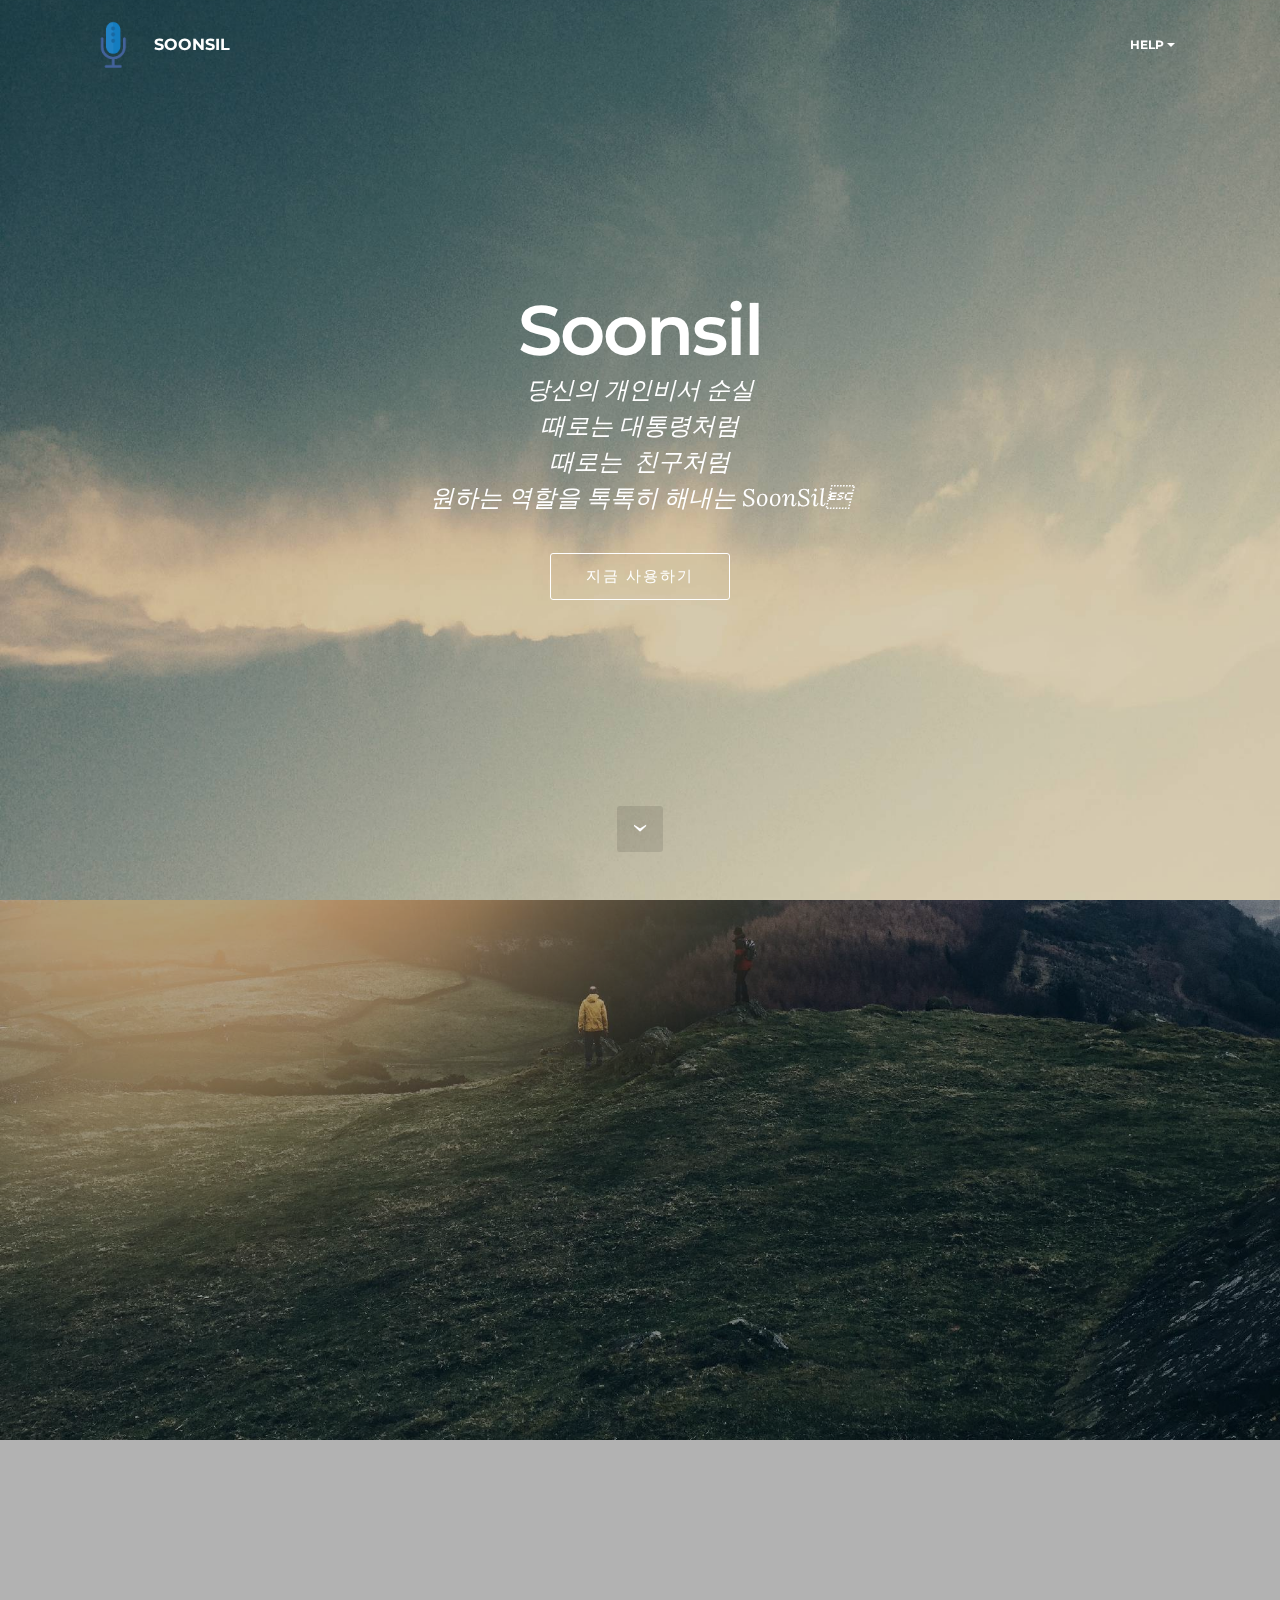
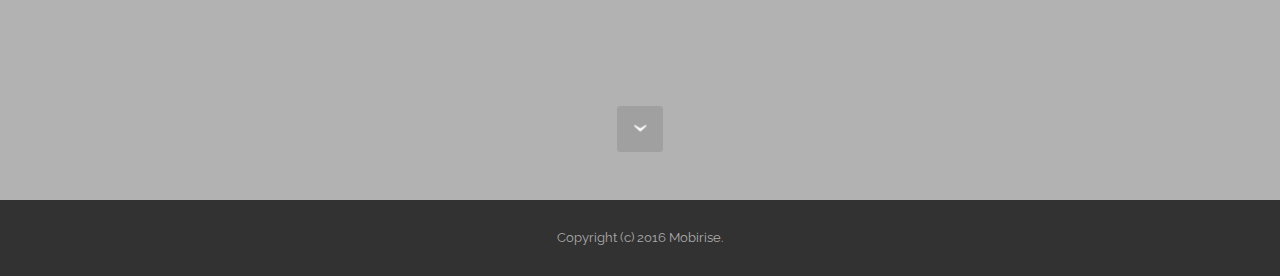
<file: static/index.html>
<!DOCTYPE html>
<html>
<head>
  <!-- Site made with Mobirise Website Builder v3.6.2, https://mobirise.com -->
  <meta charset="UTF-8">
  <meta http-equiv="X-UA-Compatible" content="IE=edge">
  <meta name="generator" content="Mobirise v3.6.2, mobirise.com">
  <meta name="viewport" content="width=device-width, initial-scale=1">
  <link rel="shortcut icon" href="assets/images/mic-144x128-25.png" type="image/x-icon">
  <meta name="description" content="">
  
  <link rel="stylesheet" href="https://fonts.googleapis.com/css?family=Lora:400,700,400italic,700italic&amp;subset=latin">
  <link rel="stylesheet" href="https://fonts.googleapis.com/css?family=Montserrat:400,700">
  <link rel="stylesheet" href="https://fonts.googleapis.com/css?family=Raleway:400,100,200,300,500,600,700,800,900">
  <link rel="stylesheet" href="assets/et-line-font-plugin/style.css">
  <link rel="stylesheet" href="assets/bootstrap-material-design-font/css/material.css">
  <link rel="stylesheet" href="assets/tether/tether.min.css">
  <link rel="stylesheet" href="assets/bootstrap/css/bootstrap.min.css">
  <link rel="stylesheet" href="assets/socicon/css/socicon.min.css">
  <link rel="stylesheet" href="assets/animate.css/animate.min.css">
  <link rel="stylesheet" href="assets/dropdown/css/style.css">
  <link rel="stylesheet" href="assets/theme/css/style.css">
  <link rel="stylesheet" href="assets/mobirise/css/mbr-additional.css" type="text/css">
  
  
  
</head>
<body>
<section id="menu-0">

    <nav class="navbar navbar-dropdown bg-color transparent navbar-fixed-top">
        <div class="container">

            <div class="mbr-table">
                <div class="mbr-table-cell">

                    <div class="navbar-brand">
                        <a href="https://mobirise.com" class="navbar-logo"><img src="assets/images/mic-144x128-25.png" alt="Mobirise"></a>
                        <a class="navbar-caption" href="https://mobirise.com">SOONSIL</a>
                    </div>

                </div>
                <div class="mbr-table-cell">

                    <button class="navbar-toggler pull-xs-right hidden-md-up" type="button" data-toggle="collapse" data-target="#exCollapsingNavbar">
                        <div class="hamburger-icon"></div>
                    </button>

                    <ul class="nav-dropdown collapse pull-xs-right nav navbar-nav navbar-toggleable-sm" id="exCollapsingNavbar"><li class="nav-item dropdown"><a class="nav-link link dropdown-toggle" data-toggle="dropdown-submenu" href="https://mobirise.com/" aria-expanded="false">HELP</a><div class="dropdown-menu"><a class="dropdown-item" href="http://forums.mobirise.com/">Forum</a><a class="dropdown-item" href="https://mobirise.com/">Tutorials</a><a class="dropdown-item" href="https://mobirise.com/">Contact us</a></div></li></ul>
                    <button hidden="" class="navbar-toggler navbar-close" type="button" data-toggle="collapse" data-target="#exCollapsingNavbar">
                        <div class="close-icon"></div>
                    </button>

                </div>
            </div>

        </div>
    </nav>

</section>

<section class="engine"><a rel="external" href="https://mobirise.com">best offline website development software</a></section><section class="mbr-section mbr-section-hero mbr-section-full mbr-parallax-background mbr-section-with-arrow mbr-after-navbar" id="header1-1" style="background-image: url(assets/images/jumbotron.jpg);">

    

    <div class="mbr-table-cell">

        <div class="container">
            <div class="row">
                <div class="mbr-section col-md-10 col-md-offset-1 text-xs-center">

                    <h1 class="mbr-section-title display-1">Soonsil</h1>
                    <p class="mbr-section-lead lead">당신의 개인비서 순실<br>때로는 대통령처럼<br>때로는 &nbsp;친구처럼<br>원하는 역할을 톡톡히 해내는 SoonSil<br></p>
                    <div class="mbr-section-btn"> <a class="btn btn-lg btn-white btn-white-outline" href="/soonsil">지금 사용하기</a></div>
                </div>
            </div>
        </div>
    </div>

    <div class="mbr-arrow mbr-arrow-floating" aria-hidden="true"><a href="#header2-0"><i class="mbr-arrow-icon"></i></a></div>

</section>

<section class="mbr-section mbr-section-hero mbr-section-full mbr-parallax-background" id="header2-0" style="background-image: url(assets/images/landscape.jpg);">

    <div class="mbr-overlay" style="opacity: 0.3; background-color: rgb(0, 0, 0);">
    </div>

    <div class="mbr-table mbr-table-full">
        <div class="mbr-table-cell">

            <div class="container">
                <div class="mbr-section row">
                    <div class="mbr-table-md-up">
                        
                        
                        

                        <div class="mbr-table-cell mbr-right-padding-md-up col-md-5 text-xs-center text-md-right">

                            <h3 class="mbr-section-title display-2">혁신, 그 이상<br>Soonsil &nbsp;&nbsp;</h3>

                            <div class="mbr-section-text lead">
                                <p>항상 여러분 곁에서 &nbsp;편리함을 제공합니다.</p>
                            </div>

                            <div class="mbr-section-btn"><a class="btn btn-primary" href="https://mobirise.com">MORE</a></div>

                        </div>
                        <div class="mbr-table-cell mbr-valign-top col-md-7">
                            <div class="mbr-figure"><img src="assets/images/park-1400x887-99.jpg"></div>
                        </div>

                    </div>
                </div>
            </div>

        </div>
    </div>

    <div class="mbr-arrow mbr-arrow-floating hidden-sm-down" aria-hidden="true"><a href="#footer1-2"><i class="mbr-arrow-icon"></i></a></div>

</section>

<footer class="mbr-small-footer mbr-section mbr-section-nopadding" id="footer1-2" style="background-color: rgb(50, 50, 50); padding-top: 1.75rem; padding-bottom: 1.75rem;">
    
    <div class="container">
        <p class="text-xs-center">Copyright (c) 2016 Mobirise.</p>
    </div>
</footer>


  <script src="assets/web/assets/jquery/jquery.min.js"></script>
  <script src="assets/tether/tether.min.js"></script>
  <script src="assets/bootstrap/js/bootstrap.min.js"></script>
  <script src="assets/smooth-scroll/SmoothScroll.js"></script>
  <script src="assets/viewportChecker/jquery.viewportchecker.js"></script>
  <script src="assets/dropdown/js/script.min.js"></script>
  <script src="assets/touchSwipe/jquery.touchSwipe.min.js"></script>
  <script src="assets/jarallax/jarallax.js"></script>
  <script src="assets/theme/js/script.js"></script>
  
  
  <input name="animation" type="hidden">
  </body>
</html>
</file>
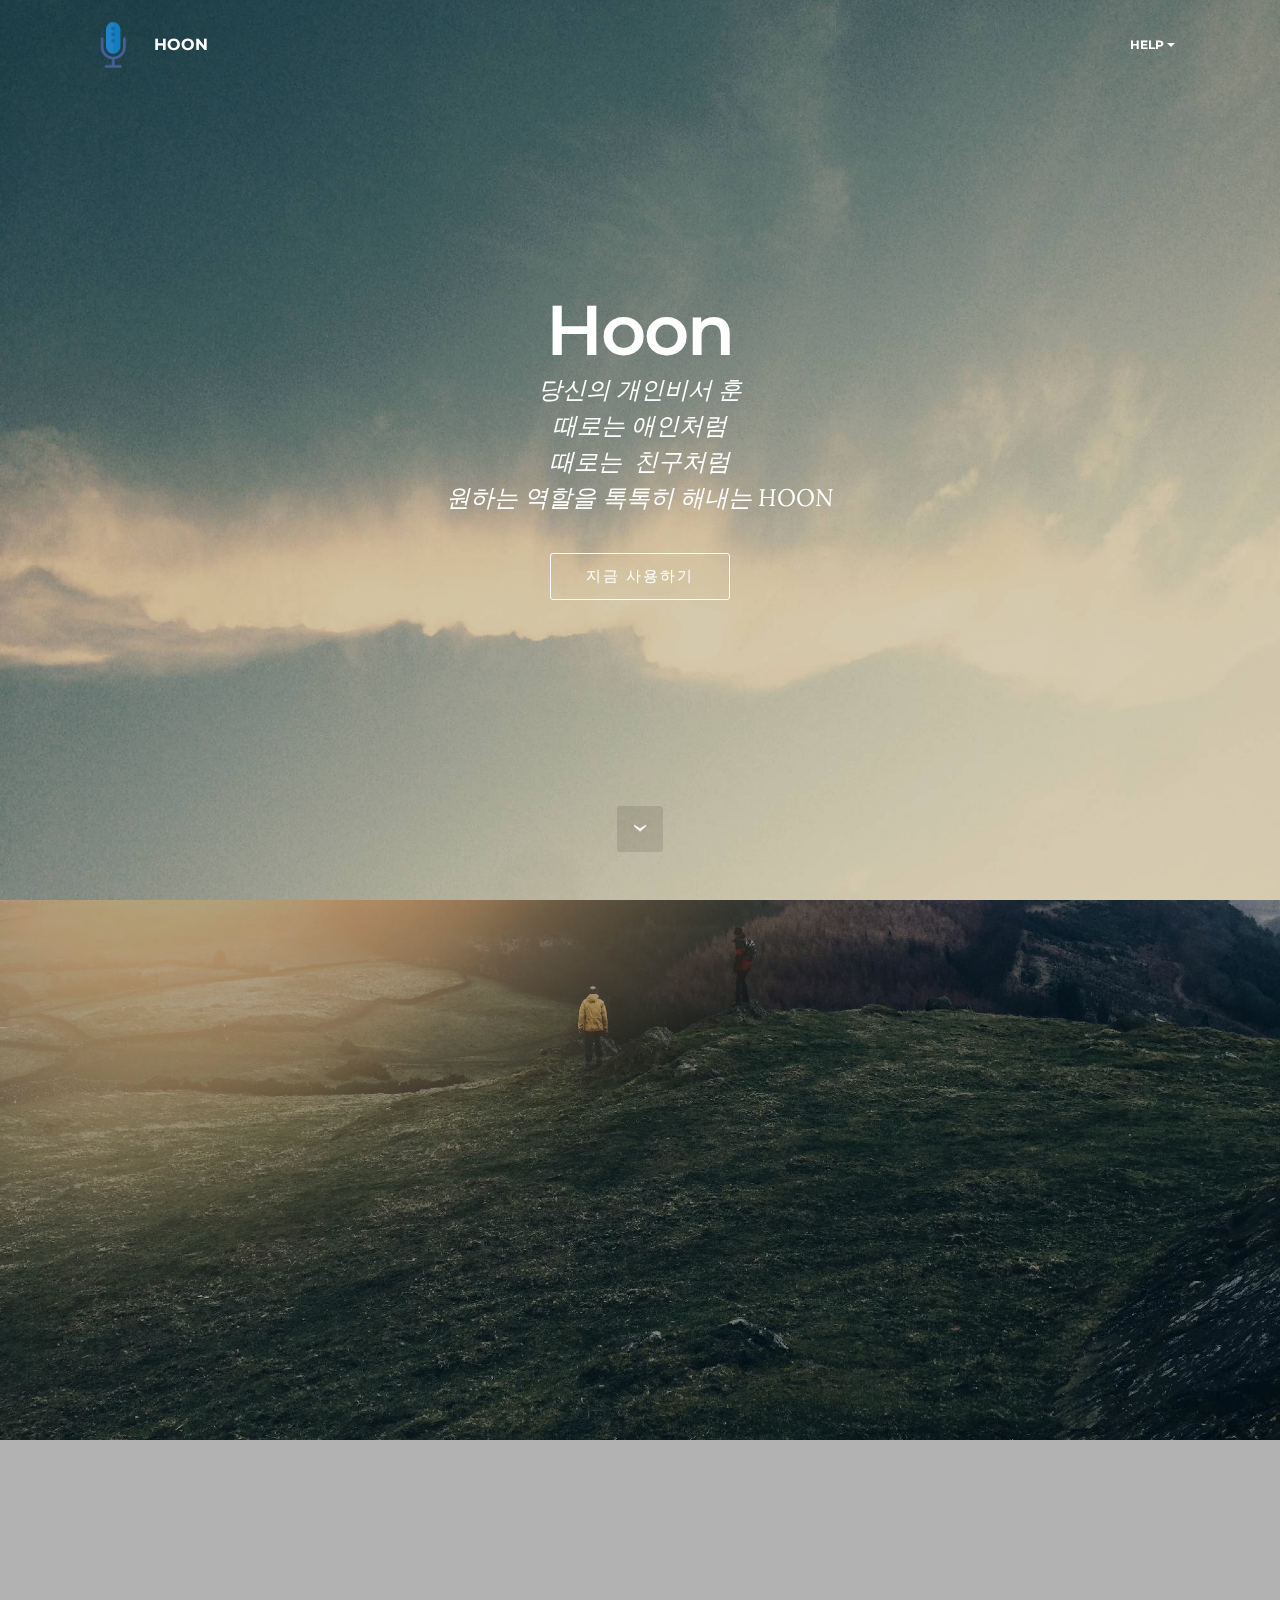
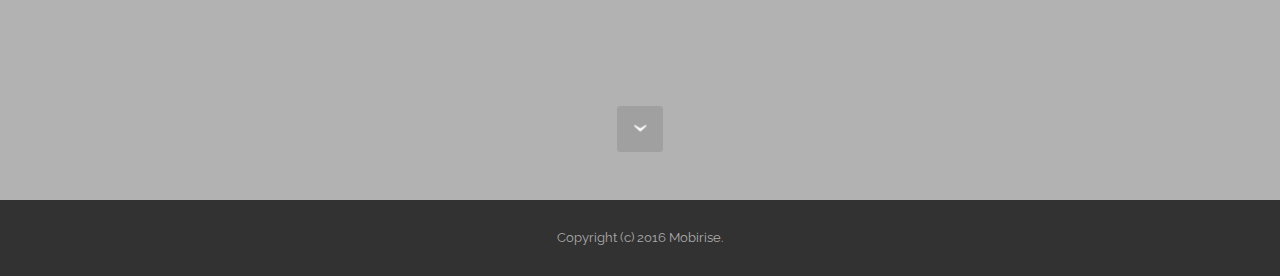
<file: templates/index.html>
<!DOCTYPE html>
<html>
<head>
  <!-- Site made with Mobirise Website Builder v3.6.2, https://mobirise.com -->
  <title>HOON</title>
  <meta charset="UTF-8">
  <meta http-equiv="X-UA-Compatible" content="IE=edge">
  <meta name="generator" content="Mobirise v3.6.2, mobirise.com">
  <meta name="viewport" content="width=device-width, initial-scale=1">
  <link rel="shortcut icon" href="/static/images/mic-144x128-25.png" type="image/x-icon">
  <meta name="description" content="">
  
  <link rel="stylesheet" href="https://fonts.googleapis.com/css?family=Lora:400,700,400italic,700italic&amp;subset=latin">
  <link rel="stylesheet" href="https://fonts.googleapis.com/css?family=Montserrat:400,700">
  <link rel="stylesheet" href="https://fonts.googleapis.com/css?family=Raleway:400,100,200,300,500,600,700,800,900">
  <link rel="stylesheet" href="/static/et-line-font-plugin/style.css">
  <link rel="stylesheet" href="/static/bootstrap-material-design-font/css/material.css">
  <link rel="stylesheet" href="/static/tether/tether.min.css">
  <link rel="stylesheet" href="/static/bootstrap/css/bootstrap.min.css">
  <link rel="stylesheet" href="/static/socicon/css/socicon.min.css">
  <link rel="stylesheet" href="/static/animate.css/animate.min.css">
  <link rel="stylesheet" href="/static/dropdown/css/style.css">
  <link rel="stylesheet" href="/static/theme/css/style.css">
  <link rel="stylesheet" href="/static/mobirise/css/mbr-additional.css" type="text/css">
  
  
  
</head>
<body>
<section id="menu-0">

    <nav class="navbar navbar-dropdown bg-color transparent navbar-fixed-top">
        <div class="container">

            <div class="mbr-table">
                <div class="mbr-table-cell">

                    <div class="navbar-brand">
                        <a href="https://mobirise.com" class="navbar-logo"><img src="/static/images/mic-144x128-25.png" alt="Mobirise"></a>
                        <a class="navbar-caption" href="/">HOON</a>
                    </div>

                </div>
                <div class="mbr-table-cell">

                    <button class="navbar-toggler pull-xs-right hidden-md-up" type="button" data-toggle="collapse" data-target="#exCollapsingNavbar">
                        <div class="hamburger-icon"></div>
                    </button>

                    <ul class="nav-dropdown collapse pull-xs-right nav navbar-nav navbar-toggleable-sm" id="exCollapsingNavbar"><li class="nav-item dropdown open"><a class="nav-link link dropdown-toggle" data-toggle="dropdown-submenu" href="https://mobirise.com/" aria-expanded="true">HELP</a><div class="dropdown-menu"><a class="dropdown-item" href="http://forums.mobirise.com/">Forum</a><a class="dropdown-item" href="https://mobirise.com/">Tutorials</a><a class="dropdown-item" href="https://mobirise.com/">Contact us</a></div></li></ul>
                    <button hidden="" class="navbar-toggler navbar-close" type="button" data-toggle="collapse" data-target="#exCollapsingNavbar">
                        <div class="close-icon"></div>
                    </button>

                </div>
            </div>

        </div>
    </nav>

</section>

<section class="engine"><a rel="external" href="https://mobirise.com">best html web site building</a></section><section class="mbr-section mbr-section-hero mbr-section-full mbr-parallax-background mbr-section-with-arrow" id="header1-1" style="background-image: url(/static/images/jumbotron.jpg);">

    

    <div class="mbr-table-cell">

        <div class="container">
            <div class="row">
                <div class="mbr-section col-md-10 col-md-offset-1 text-xs-center">

                    <h1 class="mbr-section-title display-1">Hoon</h1>
                    <p class="mbr-section-lead lead">당신의 개인비서 훈<br>때로는 애인처럼<br>때로는 &nbsp;친구처럼<br>원하는 역할을 톡톡히 해내는 HOON<br></p>
                    <div class="mbr-section-btn"> <a class="btn btn-lg btn-white btn-white-outline" href="/hoon">지금 사용하기</a></div>
                </div>
            </div>
        </div>
    </div>

    <div class="mbr-arrow mbr-arrow-floating" aria-hidden="true"><a href="#header2-0"><i class="mbr-arrow-icon"></i></a></div>

</section>

<section class="mbr-section mbr-section-hero mbr-section-full mbr-parallax-background" id="header2-0" style="background-image: url(/static/images/landscape.jpg);">

    <div class="mbr-overlay" style="opacity: 0.3; background-color: rgb(0, 0, 0);">
    </div>

    <div class="mbr-table mbr-table-full">
        <div class="mbr-table-cell">

            <div class="container">
                <div class="mbr-section row">
                    <div class="mbr-table-md-up">
                        
                        
                        

                        <div class="mbr-table-cell mbr-right-padding-md-up col-md-5 text-xs-center text-md-right">

                            <h3 class="mbr-section-title display-2">혁신, 그 이상<br>Hoon</h3>

                            <div class="mbr-section-text lead">
                                <p>항상 여러분 곁에서 &nbsp;편리함을 제공합니다.</p>
                            </div>

                            <div class="mbr-section-btn"><a class="btn btn-primary" href="https://mobirise.com">MORE</a></div>

                        </div>
                        <div class="mbr-table-cell mbr-valign-top col-md-7">
                            <div class="mbr-figure"><img src="/static/images/steav_jobs.png"></div>
                        </div>

                    </div>
                </div>
            </div>

        </div>
    </div>

    <div class="mbr-arrow mbr-arrow-floating hidden-sm-down" aria-hidden="true"><a href="#footer1-2"><i class="mbr-arrow-icon"></i></a></div>

</section>

<footer class="mbr-small-footer mbr-section mbr-section-nopadding" id="footer1-2" style="background-color: rgb(50, 50, 50); padding-top: 1.75rem; padding-bottom: 1.75rem;">
    
    <div class="container">
        <p class="text-xs-center">Copyright (c) 2016 Mobirise.</p>
    </div>
</footer>


  <script src="/static/web/assets/jquery/jquery.min.js"></script>
  <script src="/static/tether/tether.min.js"></script>
  <script src="/static/bootstrap/js/bootstrap.min.js"></script>
  <script src="/static/smooth-scroll/SmoothScroll.js"></script>
  <script src="/static/viewportChecker/jquery.viewportchecker.js"></script>
  <script src="/static/dropdown/js/script.min.js"></script>
  <script src="/static/touchSwipe/jquery.touchSwipe.min.js"></script>
  <script src="/static/jarallax/jarallax.js"></script>
  <script src="/static/theme/js/script.js"></script>
  
  
  <input name="animation" type="hidden">
  </body>
</html>
</file>
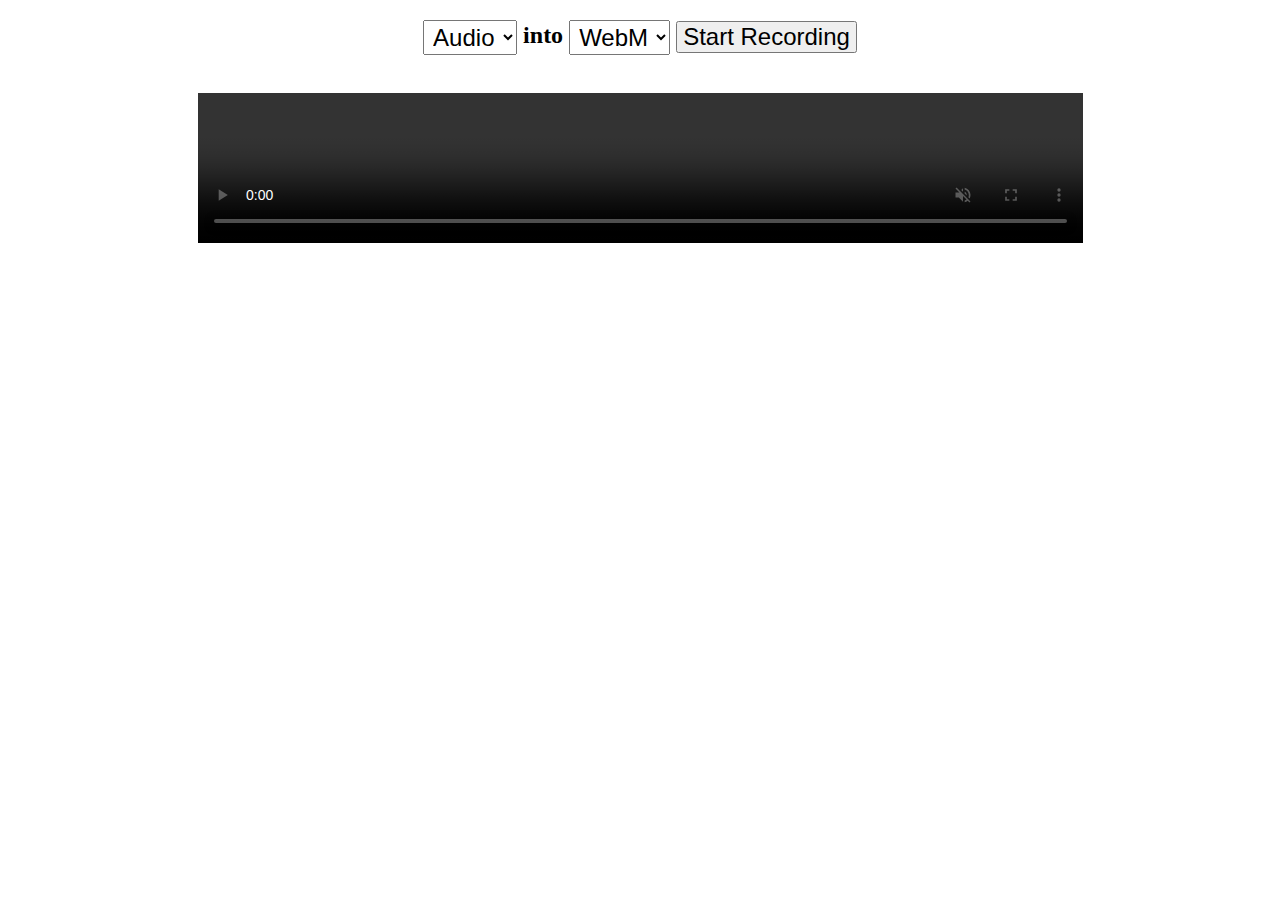
<file: templates/hoon.html>
<!--
> Muaz Khan     - www.MuazKhan.com
> MIT License   - www.WebRTC-Experiment.com/licence
> Documentation - github.com/muaz-khan/RecordRTC
> and           - RecordRTC.org
-->
<!DOCTYPE html>
<html lang="en">

<head>
    <title>HOON</title>
    <meta http-equiv="Content-Type" content="text/html; charset=UTF-8">
    <meta charset="utf-8">
    <meta name="viewport" content="width=device-width, initial-scale=1.0, user-scalable=no">
    <link rel="author" type="text/html" href="https://plus.google.com/+MuazKhan">
    <meta name="author" content="Muaz Khan">
    <meta http-equiv="X-UA-Compatible" content="IE=edge,chrome=1">

    <link rel="stylesheet" href="https://cdn.webrtc-experiment.com/style.css">

    <style>
    audio {
        vertical-align: bottom;
        width: 10em;
    }
    video {
        max-width: 100%;
        vertical-align: top;
    }
    input {
        border: 1px solid #d9d9d9;
        border-radius: 1px;
        font-size: 2em;
        margin: .2em;
        width: 30%;
    }
    p,
    .inner {
        padding: 1em;
    }
    li {
        border-bottom: 1px solid rgb(189, 189, 189);
        border-left: 1px solid rgb(189, 189, 189);
        padding: .5em;
    }
    label {
        display: inline-block;
        width: 8em;
    }
    </style>

    <style>
        .recordrtc button {
            font-size: inherit;
        }

        .recordrtc button, .recordrtc select {
            vertical-align: middle;
            line-height: 1;
            padding: 2px 5px;
            height: auto;
            font-size: inherit;
            margin: 0;
        }

        .recordrtc, .recordrtc .header {
            display: block;
            text-align: center;
            padding-top: 0;
        }

        .recordrtc video {
            width: 70%;
        }

        .recordrtc option[disabled] {
            display: none;
        }

    </style>

    <script src="https://cdn.webrtc-experiment.com/RecordRTC.js"></script>
    <script src="https://cdn.webrtc-experiment.com/gif-recorder.js"></script>
    <script src="https://cdn.webrtc-experiment.com/getScreenId.js"></script>

    <!-- for Edige/FF/Chrome/Opera/etc. getUserMedia support -->
    <script src="https://cdn.webrtc-experiment.com/gumadapter.js"></script>
</head>

<body>
    <article>
        <header style="text-align: center;">
        </header>

        <section class="experiment recordrtc">
            <h2 class="header">
                <select class="recording-media">
                    <!--<option value="record-video">Video</option>-->
                    <option value="record-audio">Audio</option>
                    <!--<option value="record-screen">Screen</option>-->
                </select>

                into
                <select class="media-container-format">
                    <option>WebM</option>
                    <option disabled>Mp4</option>
                    <option disabled>WAV</option>
                    <option disabled>Ogg</option>
                    <option>Gif</option>
                </select>

                <button>Start Recording</button>
            </h2>

            <div style="text-align: center; display: none;">
                <button id="save-to-disk">Save To Disk</button>
                <button id="open-new-tab">Open New Tab</button>
                <button id="upload-to-server">Upload To Server</button>
            </div>

            <br>

            <video controls muted></video>

        </section>

        <script>
            (function() {
                var params = {},
                    r = /([^&=]+)=?([^&]*)/g;

                function d(s) {
                    return decodeURIComponent(s.replace(/\+/g, ' '));
                }

                var match, search = window.location.search;
                while (match = r.exec(search.substring(1))) {
                    params[d(match[1])] = d(match[2]);

                    if(d(match[2]) === 'true' || d(match[2]) === 'false') {
                        params[d(match[1])] = d(match[2]) === 'true' ? true : false;
                    }
                }

                window.params = params;
            })();
        </script>

        <script>
            var recordingDIV = document.querySelector('.recordrtc');
            var recordingMedia = recordingDIV.querySelector('.recording-media');
            var recordingPlayer = recordingDIV.querySelector('video');
            var mediaContainerFormat = recordingDIV.querySelector('.media-container-format');

            recordingDIV.querySelector('button').onclick = function() {
                var button = this;

                if(button.innerHTML === 'Stop Recording') {
                    button.disabled = true;
                    button.disableStateWaiting = true;
                    setTimeout(function() {
                        button.disabled = false;
                        button.disableStateWaiting = false;
                    }, 2 * 1000);

                    button.innerHTML = 'Star Recording';

                    function stopStream() {
                        if(button.stream && button.stream.stop) {
                            button.stream.stop();
                            button.stream = null;
                        }
                    }

                    if(button.recordRTC) {
                        if(button.recordRTC.length) {
                            button.recordRTC[0].stopRecording(function(url) {
                                if(!button.recordRTC[1]) {
                                    button.recordingEndedCallback(url);
                                    stopStream();

                                    saveToDiskOrOpenNewTab(button.recordRTC[0]);
                                    return;
                                }

                                button.recordRTC[1].stopRecording(function(url) {
                                    button.recordingEndedCallback(url);
                                    stopStream();
                                });
                            });
                        }
                        else {
                            button.recordRTC.stopRecording(function(url) {
                                button.recordingEndedCallback(url);
                                stopStream();

                                saveToDiskOrOpenNewTab(button.recordRTC);
                            });
                        }
                    }

                    return;
                }

                button.disabled = true;

                var commonConfig = {
                    onMediaCaptured: function(stream) {
                        button.stream = stream;
                        if(button.mediaCapturedCallback) {
                            button.mediaCapturedCallback();
                        }

                        button.innerHTML = 'Stop Recording';
                        button.disabled = false;
                    },
                    onMediaStopped: function() {
                        button.innerHTML = 'Start Recording';

                        if(!button.disableStateWaiting) {
                            button.disabled = false;
                        }
                    },
                    onMediaCapturingFailed: function(error) {
                        if(error.name === 'PermissionDeniedError' && !!navigator.mozGetUserMedia) {
                            InstallTrigger.install({
                                'Foo': {
                                    // https://addons.mozilla.org/firefox/downloads/latest/655146/addon-655146-latest.xpi?src=dp-btn-primary
                                    URL: 'https://addons.mozilla.org/en-US/firefox/addon/enable-screen-capturing/',
                                    toString: function () {
                                        return this.URL;
                                    }
                                }
                            });
                        }

                        commonConfig.onMediaStopped();
                    }
                };

                if(recordingMedia.value === 'record-video') {
                    captureVideo(commonConfig);

                    button.mediaCapturedCallback = function() {
                        button.recordRTC = RecordRTC(button.stream, {
                            type: mediaContainerFormat.value === 'Gif' ? 'gif' : 'video',
                            disableLogs: params.disableLogs || false,
                            canvas: {
                                width: params.canvas_width || 320,
                                height: params.canvas_height || 240
                            },
                            frameInterval: typeof params.frameInterval !== 'undefined' ? parseInt(params.frameInterval) : 20 // minimum time between pushing frames to Whammy (in milliseconds)
                        });

                        button.recordingEndedCallback = function(url) {
                            recordingPlayer.src = null;
                            recordingPlayer.srcObject = null;

                            if(mediaContainerFormat.value === 'Gif') {
                                recordingPlayer.pause();
                                recordingPlayer.poster = url;

                                recordingPlayer.onended = function() {
                                    recordingPlayer.pause();
                                    recordingPlayer.poster = URL.createObjectURL(button.recordRTC.blob);
                                };
                                return;
                            }

                            recordingPlayer.src = url;
                            recordingPlayer.play();

                            recordingPlayer.onended = function() {
                                recordingPlayer.pause();
                                recordingPlayer.src = URL.createObjectURL(button.recordRTC.blob);
                            };
                        };

                        button.recordRTC.startRecording();
                    };
                }

                if(recordingMedia.value === 'record-audio') {
                    captureAudio(commonConfig);

                    button.mediaCapturedCallback = function() {
                        button.recordRTC = RecordRTC(button.stream, {
                            type: 'audio',
                            bufferSize: typeof params.bufferSize == 'undefined' ? 0 : parseInt(params.bufferSize),
                            sampleRate: typeof params.sampleRate == 'undefined' ? 44100 : parseInt(params.sampleRate),
                            leftChannel: params.leftChannel || false,
                            disableLogs: params.disableLogs || false,
                            recorderType: webrtcDetectedBrowser === 'edge' ? StereoAudioRecorder : null
                        });

                        button.recordingEndedCallback = function(url) {
                            var audio = new Audio();
                            audio.src = url;
                            audio.controls = true;
                            recordingPlayer.parentNode.appendChild(document.createElement('hr'));
                            recordingPlayer.parentNode.appendChild(audio);

                            if(audio.paused) audio.play();

                            audio.onended = function() {
                                audio.pause();
                                audio.src = URL.createObjectURL(button.recordRTC.blob);
                            };
                        };

                        button.recordRTC.startRecording();
                    };
                }

                if(recordingMedia.value === 'record-audio-plus-video') {
                    captureAudioPlusVideo(commonConfig);

                    button.mediaCapturedCallback = function() {

                        if(webrtcDetectedBrowser !== 'firefox') { // opera or chrome etc.
                            button.recordRTC = [];

                            if(!params.bufferSize) {
                                // it fixes audio issues whilst recording 720p
                                params.bufferSize = 16384;
                            }

                            var audioRecorder = RecordRTC(button.stream, {
                                type: 'audio',
                                bufferSize: typeof params.bufferSize == 'undefined' ? 0 : parseInt(params.bufferSize),
                                sampleRate: typeof params.sampleRate == 'undefined' ? 44100 : parseInt(params.sampleRate),
                                leftChannel: params.leftChannel || false,
                                disableLogs: params.disableLogs || false,
                                recorderType: webrtcDetectedBrowser === 'edge' ? StereoAudioRecorder : null
                            });

                            var videoRecorder = RecordRTC(button.stream, {
                                type: 'video',
                                disableLogs: params.disableLogs || false,
                                canvas: {
                                    width: params.canvas_width || 320,
                                    height: params.canvas_height || 240
                                },
                                frameInterval: typeof params.frameInterval !== 'undefined' ? parseInt(params.frameInterval) : 20 // minimum time between pushing frames to Whammy (in milliseconds)
                            });

                            // to sync audio/video playbacks in browser!
                            videoRecorder.initRecorder(function() {
                                audioRecorder.initRecorder(function() {
                                    audioRecorder.startRecording();
                                    videoRecorder.startRecording();
                                });
                            });

                            button.recordRTC.push(audioRecorder, videoRecorder);

                            button.recordingEndedCallback = function() {
                                var audio = new Audio();
                                audio.src = audioRecorder.toURL();
                                audio.controls = true;
                                audio.autoplay = true;

                                audio.onloadedmetadata = function() {
                                    recordingPlayer.src = videoRecorder.toURL();
                                    recordingPlayer.play();
                                };

                                recordingPlayer.parentNode.appendChild(document.createElement('hr'));
                                recordingPlayer.parentNode.appendChild(audio);

                                if(audio.paused) audio.play();
                            };
                            return;
                        }

                        button.recordRTC = RecordRTC(button.stream, {
                            type: 'video',
                            disableLogs: params.disableLogs || false,
                            // we can't pass bitrates or framerates here
                            // Firefox MediaRecorder API lakes these features
                        });

                        button.recordingEndedCallback = function(url) {
                            recordingPlayer.srcObject = null;
                            recordingPlayer.muted = false;
                            recordingPlayer.src = url;
                            recordingPlayer.play();

                            recordingPlayer.onended = function() {
                                recordingPlayer.pause();
                                recordingPlayer.src = URL.createObjectURL(button.recordRTC.blob);
                            };
                        };

                        button.recordRTC.startRecording();
                    };
                }

                if(recordingMedia.value === 'record-screen') {
                    captureScreen(commonConfig);

                    button.mediaCapturedCallback = function() {
                        button.recordRTC = RecordRTC(button.stream, {
                            type: mediaContainerFormat.value === 'Gif' ? 'gif' : 'video',
                            disableLogs: params.disableLogs || false,
                            canvas: {
                                width: params.canvas_width || 320,
                                height: params.canvas_height || 240
                            }
                        });

                        button.recordingEndedCallback = function(url) {
                            recordingPlayer.src = null;
                            recordingPlayer.srcObject = null;

                            if(mediaContainerFormat.value === 'Gif') {
                                recordingPlayer.pause();
                                recordingPlayer.poster = url;
                                recordingPlayer.onended = function() {
                                    recordingPlayer.pause();
                                    recordingPlayer.poster = URL.createObjectURL(button.recordRTC.blob);
                                };
                                return;
                            }

                            recordingPlayer.src = url;
                            recordingPlayer.play();
                        };

                        button.recordRTC.startRecording();
                    };
                }

                if(recordingMedia.value === 'record-audio-plus-screen') {
                    captureAudioPlusScreen(commonConfig);

                    button.mediaCapturedCallback = function() {
                        button.recordRTC = RecordRTC(button.stream, {
                            type: 'video',
                            disableLogs: params.disableLogs || false,
                            // we can't pass bitrates or framerates here
                            // Firefox MediaRecorder API lakes these features
                        });

                        button.recordingEndedCallback = function(url) {
                            recordingPlayer.srcObject = null;
                            recordingPlayer.muted = false;
                            recordingPlayer.src = url;
                            recordingPlayer.play();

                            recordingPlayer.onended = function() {
                                recordingPlayer.pause();
                                recordingPlayer.src = URL.createObjectURL(button.recordRTC.blob);
                            };
                        };

                        button.recordRTC.startRecording();
                    };
                }
            };

            function captureVideo(config) {
                captureUserMedia({video: true}, function(videoStream) {
                    recordingPlayer.srcObject = videoStream;
                    recordingPlayer.play();

                    config.onMediaCaptured(videoStream);

                    videoStream.onended = function() {
                        config.onMediaStopped();
                    };
                }, function(error) {
                    config.onMediaCapturingFailed(error);
                });
            }

            function captureAudio(config) {
                captureUserMedia({audio: true}, function(audioStream) {
                    recordingPlayer.srcObject = audioStream;
                    recordingPlayer.play();

                    config.onMediaCaptured(audioStream);

                    audioStream.onended = function() {
                        config.onMediaStopped();
                    };
                }, function(error) {
                    config.onMediaCapturingFailed(error);
                });
            }

            function captureAudioPlusVideo(config) {
                captureUserMedia({video: true, audio: true}, function(audioVideoStream) {
                    recordingPlayer.srcObject = audioVideoStream;
                    recordingPlayer.play();

                    config.onMediaCaptured(audioVideoStream);

                    audioVideoStream.onended = function() {
                        config.onMediaStopped();
                    };
                }, function(error) {
                    config.onMediaCapturingFailed(error);
                });
            }

            function captureScreen(config) {
                getScreenId(function(error, sourceId, screenConstraints) {
                    if (error === 'not-installed') {
                        document.write('<h1><a target="_blank" href="https://chrome.google.com/webstore/detail/screen-capturing/ajhifddimkapgcifgcodmmfdlknahffk">Please install this chrome extension then reload the page.</a></h1>');
                    }

                    if (error === 'permission-denied') {
                        alert('Screen capturing permission is denied.');
                    }

                    if (error === 'installed-disabled') {
                        alert('Please enable chrome screen capturing extension.');
                    }

                    if(error) {
                        config.onMediaCapturingFailed(error);
                        return;
                    }

                    captureUserMedia(screenConstraints, function(screenStream) {
                        recordingPlayer.srcObject = screenStream;
                        recordingPlayer.play();

                        config.onMediaCaptured(screenStream);

                        screenStream.onended = function() {
                            config.onMediaStopped();
                        };
                    }, function(error) {
                        config.onMediaCapturingFailed(error);
                    });
                });
            }

            function captureAudioPlusScreen(config) {
                getScreenId(function(error, sourceId, screenConstraints) {
                    if (error === 'not-installed') {
                        document.write('<h1><a target="_blank" href="https://chrome.google.com/webstore/detail/screen-capturing/ajhifddimkapgcifgcodmmfdlknahffk">Please install this chrome extension then reload the page.</a></h1>');
                    }

                    if (error === 'permission-denied') {
                        alert('Screen capturing permission is denied.');
                    }

                    if (error === 'installed-disabled') {
                        alert('Please enable chrome screen capturing extension.');
                    }

                    if(error) {
                        config.onMediaCapturingFailed(error);
                        return;
                    }

                    screenConstraints.audio = true;

                    captureUserMedia(screenConstraints, function(screenStream) {
                        recordingPlayer.srcObject = screenStream;
                        recordingPlayer.play();

                        config.onMediaCaptured(screenStream);

                        screenStream.onended = function() {
                            config.onMediaStopped();
                        };
                    }, function(error) {
                        config.onMediaCapturingFailed(error);
                    });
                });
            }

            function captureUserMedia(mediaConstraints, successCallback, errorCallback) {
                navigator.mediaDevices.getUserMedia(mediaConstraints).then(successCallback).catch(errorCallback);
            }

            function setMediaContainerFormat(arrayOfOptionsSupported) {
                var options = Array.prototype.slice.call(
                    mediaContainerFormat.querySelectorAll('option')
                );

                var selectedItem;
                options.forEach(function(option) {
                    option.disabled = true;

                    if(arrayOfOptionsSupported.indexOf(option.value) !== -1) {
                        option.disabled = false;

                        if(!selectedItem) {
                            option.selected = true;
                            selectedItem = option;
                        }
                    }
                });
            }

            recordingMedia.onchange = function() {
                if(this.value === 'record-audio') {
                    setMediaContainerFormat(['WAV', 'Ogg']);
                    return;
                }
                setMediaContainerFormat(['WebM', /*'Mp4',*/ 'Gif']);
            };

            if(webrtcDetectedBrowser === 'edge') {
                // webp isn't supported in Microsoft Edge
                // neither MediaRecorder API
                // so lets disable both video/screen recording options

                console.warn('Neither MediaRecorder API nor webp is supported in Microsoft Edge. You cam merely record audio.');

                recordingMedia.innerHTML = '<option value="record-audio">Audio</option>';
                setMediaContainerFormat(['WAV']);
            }

            if(webrtcDetectedBrowser === 'firefox') {
                // Firefox implemented both MediaRecorder API as well as WebAudio API
                // Their MediaRecorder implementation supports both audio/video recording in single container format
                // Remember, we can't currently pass bit-rates or frame-rates values over MediaRecorder API (their implementation lakes these features)

                //recordingMedia.innerHTML = '<option value="record-audio-plus-video">Audio+Video</option>'
                //                            + '<option value="record-audio-plus-screen">Audio+Screen</option>'
                //                            + recordingMedia.innerHTML;
            }

            // disabling this option because currently this demo
            // doesn't supports publishing two blobs.
            // todo: add support of uploading both WAV/WebM to server.
            if(false && webrtcDetectedBrowser === 'chrome') {
                recordingMedia.innerHTML = '<option value="record-audio-plus-video">Audio+Video</option>'
                                            + recordingMedia.innerHTML;
                console.info('This RecordRTC demo merely tries to playback recorded audio/video sync inside the browser. It still generates two separate files (WAV/WebM).');
            }

            function saveToDiskOrOpenNewTab(recordRTC) {
                recordingDIV.querySelector('#save-to-disk').parentNode.style.display = 'block';
                recordingDIV.querySelector('#save-to-disk').onclick = function() {
                    if(!recordRTC) return alert('No recording found.');

                    recordRTC.save();
                };

                recordingDIV.querySelector('#open-new-tab').onclick = function() {
                    if(!recordRTC) return alert('No recording found.');

                    window.open(recordRTC.toURL());
                };

                recordingDIV.querySelector('#upload-to-server').disabled = false;
                recordingDIV.querySelector('#upload-to-server').onclick = function() {
                    if(!recordRTC) return alert('No recording found.');
                    this.disabled = true;

                    var button = this;
                    uploadToServer(recordRTC, function(progress, fileURL) {
                        if(progress === 'ended') {
                            button.disabled = false;
                            button.innerHTML = 'Save';
                            button.onclick = function() {
                                window.open(fileURL);
                            };
                            return;
                        }
                        button.innerHTML = progress;
                    });
                };
            }

            var listOfFilesUploaded = [];

            function uploadToServer(recordRTC, callback) {
                var blob = recordRTC instanceof Blob ? recordRTC : recordRTC.blob;
                var fileType = blob.type.split('/')[0] || 'audio';
                var fileName = (Math.random() * 1000).toString().replace('.', '');

                if (fileType === 'audio') {
                    fileName += '.' + (!!navigator.mozGetUserMedia ? 'ogg' : 'wav');
                } else {
                    fileName += '.webm';
                }

                // create FormData
                var formData = new FormData();
                formData.append(fileType + '-filename', fileName);
                formData.append(fileType + '-blob', blob);

                callback('Uploading ' + fileType + ' recording to server.');

                makeXMLHttpRequest('/soonsil', formData, function(progress) {
                    if (progress !== 'upload-ended') {
                        callback(progress);
                        return;
                    }

                    var initialURL = location.href.replace(location.href.split('/').pop(), '') + 'uploads/';

                    callback('ended', initialURL + fileName);

                    // to make sure we can delete as soon as visitor leaves
                    listOfFilesUploaded.push(initialURL + fileName);
                });
            }

            function blobToFile(theBlob, fileName){
   				//A Blob() is almost a File() - it's just missing the two properties below which we will add
   				theBlob.lastModifiedDate = new Date();
    			theBlob.name = fileName;
    			return theBlob;
			}

            function makeXMLHttpRequest(url, data, callback) {
                var request = new XMLHttpRequest();
                request.onreadystatechange = function() {
                    if (request.readyState == 4 && request.status == 200) {
                        callback('upload-ended');
                        location.href="/results"
                    }
                };

                request.upload.onloadstart = function() {
                    callback('Upload started...');

                };

                request.upload.onprogress = function(event) {
                    callback('Upload Progress ' + Math.round(event.loaded / event.total * 100) + "%");
                };

                request.upload.onload = function() {
                    callback('progress-about-to-end');
                };

                request.upload.onload = function() {
                    callback('progress-ended');
                };

                request.upload.onerror = function(error) {
                    callback('Failed to upload to server');
                    console.error('XMLHttpRequest failed', error);
                };

                request.upload.onabort = function(error) {
                    callback('Upload aborted.');
                    console.error('XMLHttpRequest aborted', error);
                };

                request.open('POST', url);
                request.send(data);
            }

            window.onbeforeunload = function() {
                recordingDIV.querySelector('button').disabled = false;
                recordingMedia.disabled = false;
                mediaContainerFormat.disabled = false;

                if(!listOfFilesUploaded.length) return;

                listOfFilesUploaded.forEach(function(fileURL) {
                    var request = new XMLHttpRequest();
                    request.onreadystatechange = function() {
                        if (request.readyState == 4 && request.status == 200) {
                            if(this.responseText === ' problem deleting files.') {
                                alert('Failed to delete ' + fileURL + ' from the server.');
                                return;
                            }

                            listOfFilesUploaded = [];
                            alert('You can leave now. Your files are removed from the server.');
                        }
                    };
                    //request.open('POST', 'delete.php');

                    var formData = new FormData();
                    formData.append('delete-file', fileURL.split('/').pop());
                    request.send(formData);
                });

                return 'Please wait few seconds before your recordings are deleted from the server.';
            };
        </script>

        </section>

    <script src="https://cdn.webrtc-experiment.com/commits.js" async></script>
</body>

</html>
</file>
<file: static/assets/et-line-font-plugin/style.css>
@font-face {
	font-family: 'et-line';
	src:url('fonts/et-line.eot');
	src:url('fonts/et-line.eot?#iefix') format('embedded-opentype'),
		url('fonts/et-line.woff') format('woff'),
		url('fonts/et-line.ttf') format('truetype'),
		url('fonts/et-line.svg#et-line') format('svg');
	font-weight: normal;
	font-style: normal;
}

/* Use the following CSS code if you want to use data attributes for inserting your icons */
.etl-icon, [data-icon]:before {
	font-family: 'et-line';
	content: attr(data-icon);
	speak: none;
	font-weight: normal;
	font-variant: normal;
	text-transform: none;
	line-height: 1;
	-webkit-font-smoothing: antialiased;
	-moz-osx-font-smoothing: grayscale;
	display:inline-block;
}

/* Use the following CSS code if you want to have a class per icon */
/*
Instead of a list of all class selectors,
you can use the generic selector below, but it's slower:
[class*="icon-"] {
*/
.icon-mobile, .icon-laptop, .icon-desktop, .icon-tablet, .icon-phone, .icon-document, .icon-documents, .icon-search, .icon-clipboard, .icon-newspaper, .icon-notebook, .icon-book-open, .icon-browser, .icon-calendar, .icon-presentation, .icon-picture, .icon-pictures, .icon-video, .icon-camera, .icon-printer, .icon-toolbox, .icon-briefcase, .icon-wallet, .icon-gift, .icon-bargraph, .icon-grid, .icon-expand, .icon-focus, .icon-edit, .icon-adjustments, .icon-ribbon, .icon-hourglass, .icon-lock, .icon-megaphone, .icon-shield, .icon-trophy, .icon-flag, .icon-map, .icon-puzzle, .icon-basket, .icon-envelope, .icon-streetsign, .icon-telescope, .icon-gears, .icon-key, .icon-paperclip, .icon-attachment, .icon-pricetags, .icon-lightbulb, .icon-layers, .icon-pencil, .icon-tools, .icon-tools-2, .icon-scissors, .icon-paintbrush, .icon-magnifying-glass, .icon-circle-compass, .icon-linegraph, .icon-mic, .icon-strategy, .icon-beaker, .icon-caution, .icon-recycle, .icon-anchor, .icon-profile-male, .icon-profile-female, .icon-bike, .icon-wine, .icon-hotairballoon, .icon-globe, .icon-genius, .icon-map-pin, .icon-dial, .icon-chat, .icon-heart, .icon-cloud, .icon-upload, .icon-download, .icon-target, .icon-hazardous, .icon-piechart, .icon-speedometer, .icon-global, .icon-compass, .icon-lifesaver, .icon-clock, .icon-aperture, .icon-quote, .icon-scope, .icon-alarmclock, .icon-refresh, .icon-happy, .icon-sad, .icon-facebook, .icon-twitter, .icon-googleplus, .icon-rss, .icon-tumblr, .icon-linkedin, .icon-dribbble {
	font-family: 'et-line';
	speak: none;
	font-style: normal;
	font-weight: normal;
	font-variant: normal;
	text-transform: none;
	line-height: 1;
	-webkit-font-smoothing: antialiased;
	-moz-osx-font-smoothing: grayscale;
	display:inline-block;
}
.icon-mobile:before {
	content: "\e000";
}
.icon-laptop:before {
	content: "\e001";
}
.icon-desktop:before {
	content: "\e002";
}
.icon-tablet:before {
	content: "\e003";
}
.icon-phone:before {
	content: "\e004";
}
.icon-document:before {
	content: "\e005";
}
.icon-documents:before {
	content: "\e006";
}
.icon-search:before {
	content: "\e007";
}
.icon-clipboard:before {
	content: "\e008";
}
.icon-newspaper:before {
	content: "\e009";
}
.icon-notebook:before {
	content: "\e00a";
}
.icon-book-open:before {
	content: "\e00b";
}
.icon-browser:before {
	content: "\e00c";
}
.icon-calendar:before {
	content: "\e00d";
}
.icon-presentation:before {
	content: "\e00e";
}
.icon-picture:before {
	content: "\e00f";
}
.icon-pictures:before {
	content: "\e010";
}
.icon-video:before {
	content: "\e011";
}
.icon-camera:before {
	content: "\e012";
}
.icon-printer:before {
	content: "\e013";
}
.icon-toolbox:before {
	content: "\e014";
}
.icon-briefcase:before {
	content: "\e015";
}
.icon-wallet:before {
	content: "\e016";
}
.icon-gift:before {
	content: "\e017";
}
.icon-bargraph:before {
	content: "\e018";
}
.icon-grid:before {
	content: "\e019";
}
.icon-expand:before {
	content: "\e01a";
}
.icon-focus:before {
	content: "\e01b";
}
.icon-edit:before {
	content: "\e01c";
}
.icon-adjustments:before {
	content: "\e01d";
}
.icon-ribbon:before {
	content: "\e01e";
}
.icon-hourglass:before {
	content: "\e01f";
}
.icon-lock:before {
	content: "\e020";
}
.icon-megaphone:before {
	content: "\e021";
}
.icon-shield:before {
	content: "\e022";
}
.icon-trophy:before {
	content: "\e023";
}
.icon-flag:before {
	content: "\e024";
}
.icon-map:before {
	content: "\e025";
}
.icon-puzzle:before {
	content: "\e026";
}
.icon-basket:before {
	content: "\e027";
}
.icon-envelope:before {
	content: "\e028";
}
.icon-streetsign:before {
	content: "\e029";
}
.icon-telescope:before {
	content: "\e02a";
}
.icon-gears:before {
	content: "\e02b";
}
.icon-key:before {
	content: "\e02c";
}
.icon-paperclip:before {
	content: "\e02d";
}
.icon-attachment:before {
	content: "\e02e";
}
.icon-pricetags:before {
	content: "\e02f";
}
.icon-lightbulb:before {
	content: "\e030";
}
.icon-layers:before {
	content: "\e031";
}
.icon-pencil:before {
	content: "\e032";
}
.icon-tools:before {
	content: "\e033";
}
.icon-tools-2:before {
	content: "\e034";
}
.icon-scissors:before {
	content: "\e035";
}
.icon-paintbrush:before {
	content: "\e036";
}
.icon-magnifying-glass:before {
	content: "\e037";
}
.icon-circle-compass:before {
	content: "\e038";
}
.icon-linegraph:before {
	content: "\e039";
}
.icon-mic:before {
	content: "\e03a";
}
.icon-strategy:before {
	content: "\e03b";
}
.icon-beaker:before {
	content: "\e03c";
}
.icon-caution:before {
	content: "\e03d";
}
.icon-recycle:before {
	content: "\e03e";
}
.icon-anchor:before {
	content: "\e03f";
}
.icon-profile-male:before {
	content: "\e040";
}
.icon-profile-female:before {
	content: "\e041";
}
.icon-bike:before {
	content: "\e042";
}
.icon-wine:before {
	content: "\e043";
}
.icon-hotairballoon:before {
	content: "\e044";
}
.icon-globe:before {
	content: "\e045";
}
.icon-genius:before {
	content: "\e046";
}
.icon-map-pin:before {
	content: "\e047";
}
.icon-dial:before {
	content: "\e048";
}
.icon-chat:before {
	content: "\e049";
}
.icon-heart:before {
	content: "\e04a";
}
.icon-cloud:before {
	content: "\e04b";
}
.icon-upload:before {
	content: "\e04c";
}
.icon-download:before {
	content: "\e04d";
}
.icon-target:before {
	content: "\e04e";
}
.icon-hazardous:before {
	content: "\e04f";
}
.icon-piechart:before {
	content: "\e050";
}
.icon-speedometer:before {
	content: "\e051";
}
.icon-global:before {
	content: "\e052";
}
.icon-compass:before {
	content: "\e053";
}
.icon-lifesaver:before {
	content: "\e054";
}
.icon-clock:before {
	content: "\e055";
}
.icon-aperture:before {
	content: "\e056";
}
.icon-quote:before {
	content: "\e057";
}
.icon-scope:before {
	content: "\e058";
}
.icon-alarmclock:before {
	content: "\e059";
}
.icon-refresh:before {
	content: "\e05a";
}
.icon-happy:before {
	content: "\e05b";
}
.icon-sad:before {
	content: "\e05c";
}
.icon-facebook:before {
	content: "\e05d";
}
.icon-twitter:before {
	content: "\e05e";
}
.icon-googleplus:before {
	content: "\e05f";
}
.icon-rss:before {
	content: "\e060";
}
.icon-tumblr:before {
	content: "\e061";
}
.icon-linkedin:before {
	content: "\e062";
}
.icon-dribbble:before {
	content: "\e063";
}
</file>
<file: static/assets/bootstrap-material-design-font/css/material.css>
@font-face {
  font-family: 'Material-Design-Icons';
  src: url('../fonts/Material-Design-Icons.eot?3ocs8m');
  src: url('../fonts/Material-Design-Icons.eot?#iefix3ocs8m') format('embedded-opentype'), url('../fonts/Material-Design-Icons.woff?3ocs8m') format('woff'), url('../fonts/Material-Design-Icons.ttf?3ocs8m') format('truetype'), url('../fonts/Material-Design-Icons.svg?3ocs8m#Material-Design-Icons') format('svg');
  font-weight: normal;
  font-style: normal;
}
[class^="mdi-"],
[class*="mdi-"] {
  speak: none;
  display: inline-block;
  font-style: normal;
  font-variant:normal;
  font-weight:normal;
  /*font-size:24px;*/
  line-height:1;
  font-family:'Material-Design-Icons' !important;
  text-rendering: auto;
  
  -webkit-font-smoothing: antialiased;
  -moz-osx-font-smoothing: grayscale;
  -webkit-transform: translate(0, 0);
      -ms-transform: translate(0, 0);
          transform: translate(0, 0);
}
[class^="mdi-"]:before,
[class*="mdi-"]:before {
  display: inline-block;
  speak: none;
  text-decoration: inherit;
}
[class^="mdi-"].pull-left,
[class*="mdi-"].pull-left {
  margin-right: .3em;
}
[class^="mdi-"].pull-right,
[class*="mdi-"].pull-right {
  margin-left: .3em;
}
[class^="mdi-"].mdi-lg:before,
[class*="mdi-"].mdi-lg:before,
[class^="mdi-"].mdi-lg:after,
[class*="mdi-"].mdi-lg:after {
  font-size: 1.33333333em;
  line-height: 0.75em;
  vertical-align: -15%;
}
[class^="mdi-"].mdi-2x:before,
[class*="mdi-"].mdi-2x:before,
[class^="mdi-"].mdi-2x:after,
[class*="mdi-"].mdi-2x:after {
  font-size: 2em;
}
[class^="mdi-"].mdi-3x:before,
[class*="mdi-"].mdi-3x:before,
[class^="mdi-"].mdi-3x:after,
[class*="mdi-"].mdi-3x:after {
  font-size: 3em;
}
[class^="mdi-"].mdi-4x:before,
[class*="mdi-"].mdi-4x:before,
[class^="mdi-"].mdi-4x:after,
[class*="mdi-"].mdi-4x:after {
  font-size: 4em;
}
[class^="mdi-"].mdi-5x:before,
[class*="mdi-"].mdi-5x:before,
[class^="mdi-"].mdi-5x:after,
[class*="mdi-"].mdi-5x:after {
  font-size: 5em;
}
[class^="mdi-device-signal-cellular-"]:after,
[class^="mdi-device-battery-"]:after,
[class^="mdi-device-battery-charging-"]:after,
[class^="mdi-device-signal-cellular-connected-no-internet-"]:after,
[class^="mdi-device-signal-wifi-"]:after,
[class^="mdi-device-signal-wifi-statusbar-not-connected"]:after,
.mdi-device-network-wifi:after {
  opacity: .3;
  position: absolute;
  left: 0;
  top: 0;
  z-index: 1;
  display: inline-block;
  speak: none;
  text-decoration: inherit;
}
[class^="mdi-device-signal-cellular-"]:after {
  content: "\e758";
}
[class^="mdi-device-battery-"]:after {
  content: "\e735";
}
[class^="mdi-device-battery-charging-"]:after {
  content: "\e733";
}
[class^="mdi-device-signal-cellular-connected-no-internet-"]:after {
  content: "\e75d";
}
[class^="mdi-device-signal-wifi-"]:after,
.mdi-device-network-wifi:after {
  content: "\e765";
}
[class^="mdi-device-signal-wifi-statusbasr-not-connected"]:after {
  content: "\e8f7";
}
.mdi-device-signal-cellular-off:after,
.mdi-device-signal-cellular-null:after,
.mdi-device-signal-cellular-no-sim:after,
.mdi-device-signal-wifi-off:after,
.mdi-device-signal-wifi-4-bar:after,
.mdi-device-signal-cellular-4-bar:after,
.mdi-device-battery-alert:after,
.mdi-device-signal-cellular-connected-no-internet-4-bar:after,
.mdi-device-battery-std:after,
.mdi-device-battery-full .mdi-device-battery-unknown:after {
  content: "";
}
.mdi-fw {
  width: 1.28571429em;
  text-align: center;
}
.mdi-ul {
  padding-left: 0;
  margin-left: 2.14285714em;
  list-style-type: none;
}
.mdi-ul > li {
  position: relative;
}
.mdi-li {
  position: absolute;
  left: -2.14285714em;
  width: 2.14285714em;
  top: 0.14285714em;
  text-align: center;
}
.mdi-li.mdi-lg {
  left: -1.85714286em;
}
.mdi-border {
  padding: .2em .25em .15em;
  border: solid 0.08em #eeeeee;
  border-radius: .1em;
}
.mdi-spin {
  -webkit-animation: mdi-spin 2s infinite linear;
  animation: mdi-spin 2s infinite linear;
  -webkit-transform-origin: 50% 50%;
  -ms-transform-origin: 50% 50%;
      transform-origin: 50% 50%;
}
.mdi-pulse {
  -webkit-animation: mdi-spin 1s steps(8) infinite;
  animation: mdi-spin 1s steps(8) infinite;
  -webkit-transform-origin: 50% 50%;
  -ms-transform-origin: 50% 50%;
      transform-origin: 50% 50%;
}
@-webkit-keyframes mdi-spin {
  0% {
    -webkit-transform: rotate(0deg);
    transform: rotate(0deg);
  }
  100% {
    -webkit-transform: rotate(359deg);
    transform: rotate(359deg);
  }
}
@keyframes mdi-spin {
  0% {
    -webkit-transform: rotate(0deg);
    transform: rotate(0deg);
  }
  100% {
    -webkit-transform: rotate(359deg);
    transform: rotate(359deg);
  }
}
.mdi-rotate-90 {
  filter: progid:DXImageTransform.Microsoft.BasicImage(rotation=1);
  -webkit-transform: rotate(90deg);
  -ms-transform: rotate(90deg);
  transform: rotate(90deg);
}
.mdi-rotate-180 {
  filter: progid:DXImageTransform.Microsoft.BasicImage(rotation=2);
  -webkit-transform: rotate(180deg);
  -ms-transform: rotate(180deg);
  transform: rotate(180deg);
}
.mdi-rotate-270 {
  filter: progid:DXImageTransform.Microsoft.BasicImage(rotation=3);
  -webkit-transform: rotate(270deg);
  -ms-transform: rotate(270deg);
  transform: rotate(270deg);
}
.mdi-flip-horizontal {
  filter: progid:DXImageTransform.Microsoft.BasicImage(rotation=0, mirror=1);
  -webkit-transform: scale(-1, 1);
  -ms-transform: scale(-1, 1);
  transform: scale(-1, 1);
}
.mdi-flip-vertical {
  filter: progid:DXImageTransform.Microsoft.BasicImage(rotation=2, mirror=1);
  -webkit-transform: scale(1, -1);
  -ms-transform: scale(1, -1);
  transform: scale(1, -1);
}
:root .mdi-rotate-90,
:root .mdi-rotate-180,
:root .mdi-rotate-270,
:root .mdi-flip-horizontal,
:root .mdi-flip-vertical {
  -webkit-filter: none;
          filter: none;
}
.mdi-stack {
  position: relative;
  display: inline-block;
  width: 2em;
  height: 2em;
  line-height: 2em;
  vertical-align: middle;
}
.mdi-stack-1x,
.mdi-stack-2x {
  position: absolute;
  left: 0;
  width: 100%;
  text-align: center;
}
.mdi-stack-1x {
  line-height: inherit;
}
.mdi-stack-2x {
  font-size: 2em;
}
.mdi-inverse {
  color: #ffffff;
}
/* Start Icons */
.mdi-action-3d-rotation:before {
  content: "\e600";
}
.mdi-action-accessibility:before {
  content: "\e601";
}
.mdi-action-account-balance-wallet:before {
  content: "\e602";
}
.mdi-action-account-balance:before {
  content: "\e603";
}
.mdi-action-account-box:before {
  content: "\e604";
}
.mdi-action-account-child:before {
  content: "\e605";
}
.mdi-action-account-circle:before {
  content: "\e606";
}
.mdi-action-add-shopping-cart:before {
  content: "\e607";
}
.mdi-action-alarm-add:before {
  content: "\e608";
}
.mdi-action-alarm-off:before {
  content: "\e609";
}
.mdi-action-alarm-on:before {
  content: "\e60a";
}
.mdi-action-alarm:before {
  content: "\e60b";
}
.mdi-action-android:before {
  content: "\e60c";
}
.mdi-action-announcement:before {
  content: "\e60d";
}
.mdi-action-aspect-ratio:before {
  content: "\e60e";
}
.mdi-action-assessment:before {
  content: "\e60f";
}
.mdi-action-assignment-ind:before {
  content: "\e610";
}
.mdi-action-assignment-late:before {
  content: "\e611";
}
.mdi-action-assignment-return:before {
  content: "\e612";
}
.mdi-action-assignment-returned:before {
  content: "\e613";
}
.mdi-action-assignment-turned-in:before {
  content: "\e614";
}
.mdi-action-assignment:before {
  content: "\e615";
}
.mdi-action-autorenew:before {
  content: "\e616";
}
.mdi-action-backup:before {
  content: "\e617";
}
.mdi-action-book:before {
  content: "\e618";
}
.mdi-action-bookmark-outline:before {
  content: "\e619";
}
.mdi-action-bookmark:before {
  content: "\e61a";
}
.mdi-action-bug-report:before {
  content: "\e61b";
}
.mdi-action-cached:before {
  content: "\e61c";
}
.mdi-action-check-circle:before {
  content: "\e61d";
}
.mdi-action-class:before {
  content: "\e61e";
}
.mdi-action-credit-card:before {
  content: "\e61f";
}
.mdi-action-dashboard:before {
  content: "\e620";
}
.mdi-action-delete:before {
  content: "\e621";
}
.mdi-action-description:before {
  content: "\e622";
}
.mdi-action-dns:before {
  content: "\e623";
}
.mdi-action-done-all:before {
  content: "\e624";
}
.mdi-action-done:before {
  content: "\e625";
}
.mdi-action-event:before {
  content: "\e626";
}
.mdi-action-exit-to-app:before {
  content: "\e627";
}
.mdi-action-explore:before {
  content: "\e628";
}
.mdi-action-extension:before {
  content: "\e629";
}
.mdi-action-face-unlock:before {
  content: "\e62a";
}
.mdi-action-favorite-outline:before {
  content: "\e62b";
}
.mdi-action-favorite:before {
  content: "\e62c";
}
.mdi-action-find-in-page:before {
  content: "\e62d";
}
.mdi-action-find-replace:before {
  content: "\e62e";
}
.mdi-action-flip-to-back:before {
  content: "\e62f";
}
.mdi-action-flip-to-front:before {
  content: "\e630";
}
.mdi-action-get-app:before {
  content: "\e631";
}
.mdi-action-grade:before {
  content: "\e632";
}
.mdi-action-group-work:before {
  content: "\e633";
}
.mdi-action-help:before {
  content: "\e634";
}
.mdi-action-highlight-remove:before {
  content: "\e635";
}
.mdi-action-history:before {
  content: "\e636";
}
.mdi-action-home:before {
  content: "\e637";
}
.mdi-action-https:before {
  content: "\e638";
}
.mdi-action-info-outline:before {
  content: "\e639";
}
.mdi-action-info:before {
  content: "\e63a";
}
.mdi-action-input:before {
  content: "\e63b";
}
.mdi-action-invert-colors:before {
  content: "\e63c";
}
.mdi-action-label-outline:before {
  content: "\e63d";
}
.mdi-action-label:before {
  content: "\e63e";
}
.mdi-action-language:before {
  content: "\e63f";
}
.mdi-action-launch:before {
  content: "\e640";
}
.mdi-action-list:before {
  content: "\e641";
}
.mdi-action-lock-open:before {
  content: "\e642";
}
.mdi-action-lock-outline:before {
  content: "\e643";
}
.mdi-action-lock:before {
  content: "\e644";
}
.mdi-action-loyalty:before {
  content: "\e645";
}
.mdi-action-markunread-mailbox:before {
  content: "\e646";
}
.mdi-action-note-add:before {
  content: "\e647";
}
.mdi-action-open-in-browser:before {
  content: "\e648";
}
.mdi-action-open-in-new:before {
  content: "\e649";
}
.mdi-action-open-with:before {
  content: "\e64a";
}
.mdi-action-pageview:before {
  content: "\e64b";
}
.mdi-action-payment:before {
  content: "\e64c";
}
.mdi-action-perm-camera-mic:before {
  content: "\e64d";
}
.mdi-action-perm-contact-cal:before {
  content: "\e64e";
}
.mdi-action-perm-data-setting:before {
  content: "\e64f";
}
.mdi-action-perm-device-info:before {
  content: "\e650";
}
.mdi-action-perm-identity:before {
  content: "\e651";
}
.mdi-action-perm-media:before {
  content: "\e652";
}
.mdi-action-perm-phone-msg:before {
  content: "\e653";
}
.mdi-action-perm-scan-wifi:before {
  content: "\e654";
}
.mdi-action-picture-in-picture:before {
  content: "\e655";
}
.mdi-action-polymer:before {
  content: "\e656";
}
.mdi-action-print:before {
  content: "\e657";
}
.mdi-action-query-builder:before {
  content: "\e658";
}
.mdi-action-question-answer:before {
  content: "\e659";
}
.mdi-action-receipt:before {
  content: "\e65a";
}
.mdi-action-redeem:before {
  content: "\e65b";
}
.mdi-action-reorder:before {
  content: "\e65c";
}
.mdi-action-report-problem:before {
  content: "\e65d";
}
.mdi-action-restore:before {
  content: "\e65e";
}
.mdi-action-room:before {
  content: "\e65f";
}
.mdi-action-schedule:before {
  content: "\e660";
}
.mdi-action-search:before {
  content: "\e661";
}
.mdi-action-settings-applications:before {
  content: "\e662";
}
.mdi-action-settings-backup-restore:before {
  content: "\e663";
}
.mdi-action-settings-bluetooth:before {
  content: "\e664";
}
.mdi-action-settings-cell:before {
  content: "\e665";
}
.mdi-action-settings-display:before {
  content: "\e666";
}
.mdi-action-settings-ethernet:before {
  content: "\e667";
}
.mdi-action-settings-input-antenna:before {
  content: "\e668";
}
.mdi-action-settings-input-component:before {
  content: "\e669";
}
.mdi-action-settings-input-composite:before {
  content: "\e66a";
}
.mdi-action-settings-input-hdmi:before {
  content: "\e66b";
}
.mdi-action-settings-input-svideo:before {
  content: "\e66c";
}
.mdi-action-settings-overscan:before {
  content: "\e66d";
}
.mdi-action-settings-phone:before {
  content: "\e66e";
}
.mdi-action-settings-power:before {
  content: "\e66f";
}
.mdi-action-settings-remote:before {
  content: "\e670";
}
.mdi-action-settings-voice:before {
  content: "\e671";
}
.mdi-action-settings:before {
  content: "\e672";
}
.mdi-action-shop-two:before {
  content: "\e673";
}
.mdi-action-shop:before {
  content: "\e674";
}
.mdi-action-shopping-basket:before {
  content: "\e675";
}
.mdi-action-shopping-cart:before {
  content: "\e676";
}
.mdi-action-speaker-notes:before {
  content: "\e677";
}
.mdi-action-spellcheck:before {
  content: "\e678";
}
.mdi-action-star-rate:before {
  content: "\e679";
}
.mdi-action-stars:before {
  content: "\e67a";
}
.mdi-action-store:before {
  content: "\e67b";
}
.mdi-action-subject:before {
  content: "\e67c";
}
.mdi-action-supervisor-account:before {
  content: "\e67d";
}
.mdi-action-swap-horiz:before {
  content: "\e67e";
}
.mdi-action-swap-vert-circle:before {
  content: "\e67f";
}
.mdi-action-swap-vert:before {
  content: "\e680";
}
.mdi-action-system-update-tv:before {
  content: "\e681";
}
.mdi-action-tab-unselected:before {
  content: "\e682";
}
.mdi-action-tab:before {
  content: "\e683";
}
.mdi-action-theaters:before {
  content: "\e684";
}
.mdi-action-thumb-down:before {
  content: "\e685";
}
.mdi-action-thumb-up:before {
  content: "\e686";
}
.mdi-action-thumbs-up-down:before {
  content: "\e687";
}
.mdi-action-toc:before {
  content: "\e688";
}
.mdi-action-today:before {
  content: "\e689";
}
.mdi-action-track-changes:before {
  content: "\e68a";
}
.mdi-action-translate:before {
  content: "\e68b";
}
.mdi-action-trending-down:before {
  content: "\e68c";
}
.mdi-action-trending-neutral:before {
  content: "\e68d";
}
.mdi-action-trending-up:before {
  content: "\e68e";
}
.mdi-action-turned-in-not:before {
  content: "\e68f";
}
.mdi-action-turned-in:before {
  content: "\e690";
}
.mdi-action-verified-user:before {
  content: "\e691";
}
.mdi-action-view-agenda:before {
  content: "\e692";
}
.mdi-action-view-array:before {
  content: "\e693";
}
.mdi-action-view-carousel:before {
  content: "\e694";
}
.mdi-action-view-column:before {
  content: "\e695";
}
.mdi-action-view-day:before {
  content: "\e696";
}
.mdi-action-view-headline:before {
  content: "\e697";
}
.mdi-action-view-list:before {
  content: "\e698";
}
.mdi-action-view-module:before {
  content: "\e699";
}
.mdi-action-view-quilt:before {
  content: "\e69a";
}
.mdi-action-view-stream:before {
  content: "\e69b";
}
.mdi-action-view-week:before {
  content: "\e69c";
}
.mdi-action-visibility-off:before {
  content: "\e69d";
}
.mdi-action-visibility:before {
  content: "\e69e";
}
.mdi-action-wallet-giftcard:before {
  content: "\e69f";
}
.mdi-action-wallet-membership:before {
  content: "\e6a0";
}
.mdi-action-wallet-travel:before {
  content: "\e6a1";
}
.mdi-action-work:before {
  content: "\e6a2";
}
.mdi-alert-error:before {
  content: "\e6a3";
}
.mdi-alert-warning:before {
  content: "\e6a4";
}
.mdi-av-album:before {
  content: "\e6a5";
}
.mdi-av-closed-caption:before {
  content: "\e6a6";
}
.mdi-av-equalizer:before {
  content: "\e6a7";
}
.mdi-av-explicit:before {
  content: "\e6a8";
}
.mdi-av-fast-forward:before {
  content: "\e6a9";
}
.mdi-av-fast-rewind:before {
  content: "\e6aa";
}
.mdi-av-games:before {
  content: "\e6ab";
}
.mdi-av-hearing:before {
  content: "\e6ac";
}
.mdi-av-high-quality:before {
  content: "\e6ad";
}
.mdi-av-loop:before {
  content: "\e6ae";
}
.mdi-av-mic-none:before {
  content: "\e6af";
}
.mdi-av-mic-off:before {
  content: "\e6b0";
}
.mdi-av-mic:before {
  content: "\e6b1";
}
.mdi-av-movie:before {
  content: "\e6b2";
}
.mdi-av-my-library-add:before {
  content: "\e6b3";
}
.mdi-av-my-library-books:before {
  content: "\e6b4";
}
.mdi-av-my-library-music:before {
  content: "\e6b5";
}
.mdi-av-new-releases:before {
  content: "\e6b6";
}
.mdi-av-not-interested:before {
  content: "\e6b7";
}
.mdi-av-pause-circle-fill:before {
  content: "\e6b8";
}
.mdi-av-pause-circle-outline:before {
  content: "\e6b9";
}
.mdi-av-pause:before {
  content: "\e6ba";
}
.mdi-av-play-arrow:before {
  content: "\e6bb";
}
.mdi-av-play-circle-fill:before {
  content: "\e6bc";
}
.mdi-av-play-circle-outline:before {
  content: "\e6bd";
}
.mdi-av-play-shopping-bag:before {
  content: "\e6be";
}
.mdi-av-playlist-add:before {
  content: "\e6bf";
}
.mdi-av-queue-music:before {
  content: "\e6c0";
}
.mdi-av-queue:before {
  content: "\e6c1";
}
.mdi-av-radio:before {
  content: "\e6c2";
}
.mdi-av-recent-actors:before {
  content: "\e6c3";
}
.mdi-av-repeat-one:before {
  content: "\e6c4";
}
.mdi-av-repeat:before {
  content: "\e6c5";
}
.mdi-av-replay:before {
  content: "\e6c6";
}
.mdi-av-shuffle:before {
  content: "\e6c7";
}
.mdi-av-skip-next:before {
  content: "\e6c8";
}
.mdi-av-skip-previous:before {
  content: "\e6c9";
}
.mdi-av-snooze:before {
  content: "\e6ca";
}
.mdi-av-stop:before {
  content: "\e6cb";
}
.mdi-av-subtitles:before {
  content: "\e6cc";
}
.mdi-av-surround-sound:before {
  content: "\e6cd";
}
.mdi-av-timer:before {
  content: "\e6ce";
}
.mdi-av-video-collection:before {
  content: "\e6cf";
}
.mdi-av-videocam-off:before {
  content: "\e6d0";
}
.mdi-av-videocam:before {
  content: "\e6d1";
}
.mdi-av-volume-down:before {
  content: "\e6d2";
}
.mdi-av-volume-mute:before {
  content: "\e6d3";
}
.mdi-av-volume-off:before {
  content: "\e6d4";
}
.mdi-av-volume-up:before {
  content: "\e6d5";
}
.mdi-av-web:before {
  content: "\e6d6";
}
.mdi-communication-business:before {
  content: "\e6d7";
}
.mdi-communication-call-end:before {
  content: "\e6d8";
}
.mdi-communication-call-made:before {
  content: "\e6d9";
}
.mdi-communication-call-merge:before {
  content: "\e6da";
}
.mdi-communication-call-missed:before {
  content: "\e6db";
}
.mdi-communication-call-received:before {
  content: "\e6dc";
}
.mdi-communication-call-split:before {
  content: "\e6dd";
}
.mdi-communication-call:before {
  content: "\e6de";
}
.mdi-communication-chat:before {
  content: "\e6df";
}
.mdi-communication-clear-all:before {
  content: "\e6e0";
}
.mdi-communication-comment:before {
  content: "\e6e1";
}
.mdi-communication-contacts:before {
  content: "\e6e2";
}
.mdi-communication-dialer-sip:before {
  content: "\e6e3";
}
.mdi-communication-dialpad:before {
  content: "\e6e4";
}
.mdi-communication-dnd-on:before {
  content: "\e6e5";
}
.mdi-communication-email:before {
  content: "\e6e6";
}
.mdi-communication-forum:before {
  content: "\e6e7";
}
.mdi-communication-import-export:before {
  content: "\e6e8";
}
.mdi-communication-invert-colors-off:before {
  content: "\e6e9";
}
.mdi-communication-invert-colors-on:before {
  content: "\e6ea";
}
.mdi-communication-live-help:before {
  content: "\e6eb";
}
.mdi-communication-location-off:before {
  content: "\e6ec";
}
.mdi-communication-location-on:before {
  content: "\e6ed";
}
.mdi-communication-message:before {
  content: "\e6ee";
}
.mdi-communication-messenger:before {
  content: "\e6ef";
}
.mdi-communication-no-sim:before {
  content: "\e6f0";
}
.mdi-communication-phone:before {
  content: "\e6f1";
}
.mdi-communication-portable-wifi-off:before {
  content: "\e6f2";
}
.mdi-communication-quick-contacts-dialer:before {
  content: "\e6f3";
}
.mdi-communication-quick-contacts-mail:before {
  content: "\e6f4";
}
.mdi-communication-ring-volume:before {
  content: "\e6f5";
}
.mdi-communication-stay-current-landscape:before {
  content: "\e6f6";
}
.mdi-communication-stay-current-portrait:before {
  content: "\e6f7";
}
.mdi-communication-stay-primary-landscape:before {
  content: "\e6f8";
}
.mdi-communication-stay-primary-portrait:before {
  content: "\e6f9";
}
.mdi-communication-swap-calls:before {
  content: "\e6fa";
}
.mdi-communication-textsms:before {
  content: "\e6fb";
}
.mdi-communication-voicemail:before {
  content: "\e6fc";
}
.mdi-communication-vpn-key:before {
  content: "\e6fd";
}
.mdi-content-add-box:before {
  content: "\e6fe";
}
.mdi-content-add-circle-outline:before {
  content: "\e6ff";
}
.mdi-content-add-circle:before {
  content: "\e700";
}
.mdi-content-add:before {
  content: "\e701";
}
.mdi-content-archive:before {
  content: "\e702";
}
.mdi-content-backspace:before {
  content: "\e703";
}
.mdi-content-block:before {
  content: "\e704";
}
.mdi-content-clear:before {
  content: "\e705";
}
.mdi-content-content-copy:before {
  content: "\e706";
}
.mdi-content-content-cut:before {
  content: "\e707";
}
.mdi-content-content-paste:before {
  content: "\e708";
}
.mdi-content-create:before {
  content: "\e709";
}
.mdi-content-drafts:before {
  content: "\e70a";
}
.mdi-content-filter-list:before {
  content: "\e70b";
}
.mdi-content-flag:before {
  content: "\e70c";
}
.mdi-content-forward:before {
  content: "\e70d";
}
.mdi-content-gesture:before {
  content: "\e70e";
}
.mdi-content-inbox:before {
  content: "\e70f";
}
.mdi-content-link:before {
  content: "\e710";
}
.mdi-content-mail:before {
  content: "\e711";
}
.mdi-content-markunread:before {
  content: "\e712";
}
.mdi-content-redo:before {
  content: "\e713";
}
.mdi-content-remove-circle-outline:before {
  content: "\e714";
}
.mdi-content-remove-circle:before {
  content: "\e715";
}
.mdi-content-remove:before {
  content: "\e716";
}
.mdi-content-reply-all:before {
  content: "\e717";
}
.mdi-content-reply:before {
  content: "\e718";
}
.mdi-content-report:before {
  content: "\e719";
}
.mdi-content-save:before {
  content: "\e71a";
}
.mdi-content-select-all:before {
  content: "\e71b";
}
.mdi-content-send:before {
  content: "\e71c";
}
.mdi-content-sort:before {
  content: "\e71d";
}
.mdi-content-text-format:before {
  content: "\e71e";
}
.mdi-content-undo:before {
  content: "\e71f";
}
.mdi-editor-attach-file:before {
  content: "\e776";
}
.mdi-editor-attach-money:before {
  content: "\e777";
}
.mdi-editor-border-all:before {
  content: "\e778";
}
.mdi-editor-border-bottom:before {
  content: "\e779";
}
.mdi-editor-border-clear:before {
  content: "\e77a";
}
.mdi-editor-border-color:before {
  content: "\e77b";
}
.mdi-editor-border-horizontal:before {
  content: "\e77c";
}
.mdi-editor-border-inner:before {
  content: "\e77d";
}
.mdi-editor-border-left:before {
  content: "\e77e";
}
.mdi-editor-border-outer:before {
  content: "\e77f";
}
.mdi-editor-border-right:before {
  content: "\e780";
}
.mdi-editor-border-style:before {
  content: "\e781";
}
.mdi-editor-border-top:before {
  content: "\e782";
}
.mdi-editor-border-vertical:before {
  content: "\e783";
}
.mdi-editor-format-align-center:before {
  content: "\e784";
}
.mdi-editor-format-align-justify:before {
  content: "\e785";
}
.mdi-editor-format-align-left:before {
  content: "\e786";
}
.mdi-editor-format-align-right:before {
  content: "\e787";
}
.mdi-editor-format-bold:before {
  content: "\e788";
}
.mdi-editor-format-clear:before {
  content: "\e789";
}
.mdi-editor-format-color-fill:before {
  content: "\e78a";
}
.mdi-editor-format-color-reset:before {
  content: "\e78b";
}
.mdi-editor-format-color-text:before {
  content: "\e78c";
}
.mdi-editor-format-indent-decrease:before {
  content: "\e78d";
}
.mdi-editor-format-indent-increase:before {
  content: "\e78e";
}
.mdi-editor-format-italic:before {
  content: "\e78f";
}
.mdi-editor-format-line-spacing:before {
  content: "\e790";
}
.mdi-editor-format-list-bulleted:before {
  content: "\e791";
}
.mdi-editor-format-list-numbered:before {
  content: "\e792";
}
.mdi-editor-format-paint:before {
  content: "\e793";
}
.mdi-editor-format-quote:before {
  content: "\e794";
}
.mdi-editor-format-size:before {
  content: "\e795";
}
.mdi-editor-format-strikethrough:before {
  content: "\e796";
}
.mdi-editor-format-textdirection-l-to-r:before {
  content: "\e797";
}
.mdi-editor-format-textdirection-r-to-l:before {
  content: "\e798";
}
.mdi-editor-format-underline:before {
  content: "\e799";
}
.mdi-editor-functions:before {
  content: "\e79a";
}
.mdi-editor-insert-chart:before {
  content: "\e79b";
}
.mdi-editor-insert-comment:before {
  content: "\e79c";
}
.mdi-editor-insert-drive-file:before {
  content: "\e79d";
}
.mdi-editor-insert-emoticon:before {
  content: "\e79e";
}
.mdi-editor-insert-invitation:before {
  content: "\e79f";
}
.mdi-editor-insert-link:before {
  content: "\e7a0";
}
.mdi-editor-insert-photo:before {
  content: "\e7a1";
}
.mdi-editor-merge-type:before {
  content: "\e7a2";
}
.mdi-editor-mode-comment:before {
  content: "\e7a3";
}
.mdi-editor-mode-edit:before {
  content: "\e7a4";
}
.mdi-editor-publish:before {
  content: "\e7a5";
}
.mdi-editor-vertical-align-bottom:before {
  content: "\e7a6";
}
.mdi-editor-vertical-align-center:before {
  content: "\e7a7";
}
.mdi-editor-vertical-align-top:before {
  content: "\e7a8";
}
.mdi-editor-wrap-text:before {
  content: "\e7a9";
}
.mdi-file-attachment:before {
  content: "\e7aa";
}
.mdi-file-cloud-circle:before {
  content: "\e7ab";
}
.mdi-file-cloud-done:before {
  content: "\e7ac";
}
.mdi-file-cloud-download:before {
  content: "\e7ad";
}
.mdi-file-cloud-off:before {
  content: "\e7ae";
}
.mdi-file-cloud-queue:before {
  content: "\e7af";
}
.mdi-file-cloud-upload:before {
  content: "\e7b0";
}
.mdi-file-cloud:before {
  content: "\e7b1";
}
.mdi-file-file-download:before {
  content: "\e7b2";
}
.mdi-file-file-upload:before {
  content: "\e7b3";
}
.mdi-file-folder-open:before {
  content: "\e7b4";
}
.mdi-file-folder-shared:before {
  content: "\e7b5";
}
.mdi-file-folder:before {
  content: "\e7b6";
}
.mdi-device-access-alarm:before {
  content: "\e720";
}
.mdi-device-access-alarms:before {
  content: "\e721";
}
.mdi-device-access-time:before {
  content: "\e722";
}
.mdi-device-add-alarm:before {
  content: "\e723";
}
.mdi-device-airplanemode-off:before {
  content: "\e724";
}
.mdi-device-airplanemode-on:before {
  content: "\e725";
}
.mdi-device-battery-20:before {
  content: "\e726";
}
.mdi-device-battery-30:before {
  content: "\e727";
}
.mdi-device-battery-50:before {
  content: "\e728";
}
.mdi-device-battery-60:before {
  content: "\e729";
}
.mdi-device-battery-80:before {
  content: "\e72a";
}
.mdi-device-battery-90:before {
  content: "\e72b";
}
.mdi-device-battery-alert:before {
  content: "\e72c";
}
.mdi-device-battery-charging-20:before {
  content: "\e72d";
}
.mdi-device-battery-charging-30:before {
  content: "\e72e";
}
.mdi-device-battery-charging-50:before {
  content: "\e72f";
}
.mdi-device-battery-charging-60:before {
  content: "\e730";
}
.mdi-device-battery-charging-80:before {
  content: "\e731";
}
.mdi-device-battery-charging-90:before {
  content: "\e732";
}
.mdi-device-battery-charging-full:before {
  content: "\e733";
}
.mdi-device-battery-full:before {
  content: "\e734";
}
.mdi-device-battery-std:before {
  content: "\e735";
}
.mdi-device-battery-unknown:before {
  content: "\e736";
}
.mdi-device-bluetooth-connected:before {
  content: "\e737";
}
.mdi-device-bluetooth-disabled:before {
  content: "\e738";
}
.mdi-device-bluetooth-searching:before {
  content: "\e739";
}
.mdi-device-bluetooth:before {
  content: "\e73a";
}
.mdi-device-brightness-auto:before {
  content: "\e73b";
}
.mdi-device-brightness-high:before {
  content: "\e73c";
}
.mdi-device-brightness-low:before {
  content: "\e73d";
}
.mdi-device-brightness-medium:before {
  content: "\e73e";
}
.mdi-device-data-usage:before {
  content: "\e73f";
}
.mdi-device-developer-mode:before {
  content: "\e740";
}
.mdi-device-devices:before {
  content: "\e741";
}
.mdi-device-dvr:before {
  content: "\e742";
}
.mdi-device-gps-fixed:before {
  content: "\e743";
}
.mdi-device-gps-not-fixed:before {
  content: "\e744";
}
.mdi-device-gps-off:before {
  content: "\e745";
}
.mdi-device-location-disabled:before {
  content: "\e746";
}
.mdi-device-location-searching:before {
  content: "\e747";
}
.mdi-device-multitrack-audio:before {
  content: "\e748";
}
.mdi-device-network-cell:before {
  content: "\e749";
}
.mdi-device-network-wifi:before {
  content: "\e74a";
}
.mdi-device-nfc:before {
  content: "\e74b";
}
.mdi-device-now-wallpaper:before {
  content: "\e74c";
}
.mdi-device-now-widgets:before {
  content: "\e74d";
}
.mdi-device-screen-lock-landscape:before {
  content: "\e74e";
}
.mdi-device-screen-lock-portrait:before {
  content: "\e74f";
}
.mdi-device-screen-lock-rotation:before {
  content: "\e750";
}
.mdi-device-screen-rotation:before {
  content: "\e751";
}
.mdi-device-sd-storage:before {
  content: "\e752";
}
.mdi-device-settings-system-daydream:before {
  content: "\e753";
}
.mdi-device-signal-cellular-0-bar:before {
  content: "\e754";
}
.mdi-device-signal-cellular-1-bar:before {
  content: "\e755";
}
.mdi-device-signal-cellular-2-bar:before {
  content: "\e756";
}
.mdi-device-signal-cellular-3-bar:before {
  content: "\e757";
}
.mdi-device-signal-cellular-4-bar:before {
  content: "\e758";
}
.mdi-signal-wifi-statusbar-connected-no-internet-after:before {
  content: "\e8f6";
}
.mdi-device-signal-cellular-connected-no-internet-0-bar:before {
  content: "\e759";
}
.mdi-device-signal-cellular-connected-no-internet-1-bar:before {
  content: "\e75a";
}
.mdi-device-signal-cellular-connected-no-internet-2-bar:before {
  content: "\e75b";
}
.mdi-device-signal-cellular-connected-no-internet-3-bar:before {
  content: "\e75c";
}
.mdi-device-signal-cellular-connected-no-internet-4-bar:before {
  content: "\e75d";
}
.mdi-device-signal-cellular-no-sim:before {
  content: "\e75e";
}
.mdi-device-signal-cellular-null:before {
  content: "\e75f";
}
.mdi-device-signal-cellular-off:before {
  content: "\e760";
}
.mdi-device-signal-wifi-0-bar:before {
  content: "\e761";
}
.mdi-device-signal-wifi-1-bar:before {
  content: "\e762";
}
.mdi-device-signal-wifi-2-bar:before {
  content: "\e763";
}
.mdi-device-signal-wifi-3-bar:before {
  content: "\e764";
}
.mdi-device-signal-wifi-4-bar:before {
  content: "\e765";
}
.mdi-device-signal-wifi-off:before {
  content: "\e766";
}
.mdi-device-signal-wifi-statusbar-1-bar:before {
  content: "\e767";
}
.mdi-device-signal-wifi-statusbar-2-bar:before {
  content: "\e768";
}
.mdi-device-signal-wifi-statusbar-3-bar:before {
  content: "\e769";
}
.mdi-device-signal-wifi-statusbar-4-bar:before {
  content: "\e76a";
}
.mdi-device-signal-wifi-statusbar-connected-no-internet-:before {
  content: "\e76b";
}
.mdi-device-signal-wifi-statusbar-connected-no-internet:before {
  content: "\e76f";
}
.mdi-device-signal-wifi-statusbar-connected-no-internet-2:before {
  content: "\e76c";
}
.mdi-device-signal-wifi-statusbar-connected-no-internet-3:before {
  content: "\e76d";
}
.mdi-device-signal-wifi-statusbar-connected-no-internet-4:before {
  content: "\e76e";
}
.mdi-signal-wifi-statusbar-not-connected-after:before {
  content: "\e8f7";
}
.mdi-device-signal-wifi-statusbar-not-connected:before {
  content: "\e770";
}
.mdi-device-signal-wifi-statusbar-null:before {
  content: "\e771";
}
.mdi-device-storage:before {
  content: "\e772";
}
.mdi-device-usb:before {
  content: "\e773";
}
.mdi-device-wifi-lock:before {
  content: "\e774";
}
.mdi-device-wifi-tethering:before {
  content: "\e775";
}
.mdi-hardware-cast-connected:before {
  content: "\e7b7";
}
.mdi-hardware-cast:before {
  content: "\e7b8";
}
.mdi-hardware-computer:before {
  content: "\e7b9";
}
.mdi-hardware-desktop-mac:before {
  content: "\e7ba";
}
.mdi-hardware-desktop-windows:before {
  content: "\e7bb";
}
.mdi-hardware-dock:before {
  content: "\e7bc";
}
.mdi-hardware-gamepad:before {
  content: "\e7bd";
}
.mdi-hardware-headset-mic:before {
  content: "\e7be";
}
.mdi-hardware-headset:before {
  content: "\e7bf";
}
.mdi-hardware-keyboard-alt:before {
  content: "\e7c0";
}
.mdi-hardware-keyboard-arrow-down:before {
  content: "\e7c1";
}
.mdi-hardware-keyboard-arrow-left:before {
  content: "\e7c2";
}
.mdi-hardware-keyboard-arrow-right:before {
  content: "\e7c3";
}
.mdi-hardware-keyboard-arrow-up:before {
  content: "\e7c4";
}
.mdi-hardware-keyboard-backspace:before {
  content: "\e7c5";
}
.mdi-hardware-keyboard-capslock:before {
  content: "\e7c6";
}
.mdi-hardware-keyboard-control:before {
  content: "\e7c7";
}
.mdi-hardware-keyboard-hide:before {
  content: "\e7c8";
}
.mdi-hardware-keyboard-return:before {
  content: "\e7c9";
}
.mdi-hardware-keyboard-tab:before {
  content: "\e7ca";
}
.mdi-hardware-keyboard-voice:before {
  content: "\e7cb";
}
.mdi-hardware-keyboard:before {
  content: "\e7cc";
}
.mdi-hardware-laptop-chromebook:before {
  content: "\e7cd";
}
.mdi-hardware-laptop-mac:before {
  content: "\e7ce";
}
.mdi-hardware-laptop-windows:before {
  content: "\e7cf";
}
.mdi-hardware-laptop:before {
  content: "\e7d0";
}
.mdi-hardware-memory:before {
  content: "\e7d1";
}
.mdi-hardware-mouse:before {
  content: "\e7d2";
}
.mdi-hardware-phone-android:before {
  content: "\e7d3";
}
.mdi-hardware-phone-iphone:before {
  content: "\e7d4";
}
.mdi-hardware-phonelink-off:before {
  content: "\e7d5";
}
.mdi-hardware-phonelink:before {
  content: "\e7d6";
}
.mdi-hardware-security:before {
  content: "\e7d7";
}
.mdi-hardware-sim-card:before {
  content: "\e7d8";
}
.mdi-hardware-smartphone:before {
  content: "\e7d9";
}
.mdi-hardware-speaker:before {
  content: "\e7da";
}
.mdi-hardware-tablet-android:before {
  content: "\e7db";
}
.mdi-hardware-tablet-mac:before {
  content: "\e7dc";
}
.mdi-hardware-tablet:before {
  content: "\e7dd";
}
.mdi-hardware-tv:before {
  content: "\e7de";
}
.mdi-hardware-watch:before {
  content: "\e7df";
}
.mdi-image-add-to-photos:before {
  content: "\e7e0";
}
.mdi-image-adjust:before {
  content: "\e7e1";
}
.mdi-image-assistant-photo:before {
  content: "\e7e2";
}
.mdi-image-audiotrack:before {
  content: "\e7e3";
}
.mdi-image-blur-circular:before {
  content: "\e7e4";
}
.mdi-image-blur-linear:before {
  content: "\e7e5";
}
.mdi-image-blur-off:before {
  content: "\e7e6";
}
.mdi-image-blur-on:before {
  content: "\e7e7";
}
.mdi-image-brightness-1:before {
  content: "\e7e8";
}
.mdi-image-brightness-2:before {
  content: "\e7e9";
}
.mdi-image-brightness-3:before {
  content: "\e7ea";
}
.mdi-image-brightness-4:before {
  content: "\e7eb";
}
.mdi-image-brightness-5:before {
  content: "\e7ec";
}
.mdi-image-brightness-6:before {
  content: "\e7ed";
}
.mdi-image-brightness-7:before {
  content: "\e7ee";
}
.mdi-image-brush:before {
  content: "\e7ef";
}
.mdi-image-camera-alt:before {
  content: "\e7f0";
}
.mdi-image-camera-front:before {
  content: "\e7f1";
}
.mdi-image-camera-rear:before {
  content: "\e7f2";
}
.mdi-image-camera-roll:before {
  content: "\e7f3";
}
.mdi-image-camera:before {
  content: "\e7f4";
}
.mdi-image-center-focus-strong:before {
  content: "\e7f5";
}
.mdi-image-center-focus-weak:before {
  content: "\e7f6";
}
.mdi-image-collections:before {
  content: "\e7f7";
}
.mdi-image-color-lens:before {
  content: "\e7f8";
}
.mdi-image-colorize:before {
  content: "\e7f9";
}
.mdi-image-compare:before {
  content: "\e7fa";
}
.mdi-image-control-point-duplicate:before {
  content: "\e7fb";
}
.mdi-image-control-point:before {
  content: "\e7fc";
}
.mdi-image-crop-3-2:before {
  content: "\e7fd";
}
.mdi-image-crop-5-4:before {
  content: "\e7fe";
}
.mdi-image-crop-7-5:before {
  content: "\e7ff";
}
.mdi-image-crop-16-9:before {
  content: "\e800";
}
.mdi-image-crop-din:before {
  content: "\e801";
}
.mdi-image-crop-free:before {
  content: "\e802";
}
.mdi-image-crop-landscape:before {
  content: "\e803";
}
.mdi-image-crop-original:before {
  content: "\e804";
}
.mdi-image-crop-portrait:before {
  content: "\e805";
}
.mdi-image-crop-square:before {
  content: "\e806";
}
.mdi-image-crop:before {
  content: "\e807";
}
.mdi-image-dehaze:before {
  content: "\e808";
}
.mdi-image-details:before {
  content: "\e809";
}
.mdi-image-edit:before {
  content: "\e80a";
}
.mdi-image-exposure-minus-1:before {
  content: "\e80b";
}
.mdi-image-exposure-minus-2:before {
  content: "\e80c";
}
.mdi-image-exposure-plus-1:before {
  content: "\e80d";
}
.mdi-image-exposure-plus-2:before {
  content: "\e80e";
}
.mdi-image-exposure-zero:before {
  content: "\e80f";
}
.mdi-image-exposure:before {
  content: "\e810";
}
.mdi-image-filter-1:before {
  content: "\e811";
}
.mdi-image-filter-2:before {
  content: "\e812";
}
.mdi-image-filter-3:before {
  content: "\e813";
}
.mdi-image-filter-4:before {
  content: "\e814";
}
.mdi-image-filter-5:before {
  content: "\e815";
}
.mdi-image-filter-6:before {
  content: "\e816";
}
.mdi-image-filter-7:before {
  content: "\e817";
}
.mdi-image-filter-8:before {
  content: "\e818";
}
.mdi-image-filter-9-plus:before {
  content: "\e819";
}
.mdi-image-filter-9:before {
  content: "\e81a";
}
.mdi-image-filter-b-and-w:before {
  content: "\e81b";
}
.mdi-image-filter-center-focus:before {
  content: "\e81c";
}
.mdi-image-filter-drama:before {
  content: "\e81d";
}
.mdi-image-filter-frames:before {
  content: "\e81e";
}
.mdi-image-filter-hdr:before {
  content: "\e81f";
}
.mdi-image-filter-none:before {
  content: "\e820";
}
.mdi-image-filter-tilt-shift:before {
  content: "\e821";
}
.mdi-image-filter-vintage:before {
  content: "\e822";
}
.mdi-image-filter:before {
  content: "\e823";
}
.mdi-image-flare:before {
  content: "\e824";
}
.mdi-image-flash-auto:before {
  content: "\e825";
}
.mdi-image-flash-off:before {
  content: "\e826";
}
.mdi-image-flash-on:before {
  content: "\e827";
}
.mdi-image-flip:before {
  content: "\e828";
}
.mdi-image-gradient:before {
  content: "\e829";
}
.mdi-image-grain:before {
  content: "\e82a";
}
.mdi-image-grid-off:before {
  content: "\e82b";
}
.mdi-image-grid-on:before {
  content: "\e82c";
}
.mdi-image-hdr-off:before {
  content: "\e82d";
}
.mdi-image-hdr-on:before {
  content: "\e82e";
}
.mdi-image-hdr-strong:before {
  content: "\e82f";
}
.mdi-image-hdr-weak:before {
  content: "\e830";
}
.mdi-image-healing:before {
  content: "\e831";
}
.mdi-image-image-aspect-ratio:before {
  content: "\e832";
}
.mdi-image-image:before {
  content: "\e833";
}
.mdi-image-iso:before {
  content: "\e834";
}
.mdi-image-landscape:before {
  content: "\e835";
}
.mdi-image-leak-add:before {
  content: "\e836";
}
.mdi-image-leak-remove:before {
  content: "\e837";
}
.mdi-image-lens:before {
  content: "\e838";
}
.mdi-image-looks-3:before {
  content: "\e839";
}
.mdi-image-looks-4:before {
  content: "\e83a";
}
.mdi-image-looks-5:before {
  content: "\e83b";
}
.mdi-image-looks-6:before {
  content: "\e83c";
}
.mdi-image-looks-one:before {
  content: "\e83d";
}
.mdi-image-looks-two:before {
  content: "\e83e";
}
.mdi-image-looks:before {
  content: "\e83f";
}
.mdi-image-loupe:before {
  content: "\e840";
}
.mdi-image-movie-creation:before {
  content: "\e841";
}
.mdi-image-nature-people:before {
  content: "\e842";
}
.mdi-image-nature:before {
  content: "\e843";
}
.mdi-image-navigate-before:before {
  content: "\e844";
}
.mdi-image-navigate-next:before {
  content: "\e845";
}
.mdi-image-palette:before {
  content: "\e846";
}
.mdi-image-panorama-fisheye:before {
  content: "\e847";
}
.mdi-image-panorama-horizontal:before {
  content: "\e848";
}
.mdi-image-panorama-vertical:before {
  content: "\e849";
}
.mdi-image-panorama-wide-angle:before {
  content: "\e84a";
}
.mdi-image-panorama:before {
  content: "\e84b";
}
.mdi-image-photo-album:before {
  content: "\e84c";
}
.mdi-image-photo-camera:before {
  content: "\e84d";
}
.mdi-image-photo-library:before {
  content: "\e84e";
}
.mdi-image-photo:before {
  content: "\e84f";
}
.mdi-image-portrait:before {
  content: "\e850";
}
.mdi-image-remove-red-eye:before {
  content: "\e851";
}
.mdi-image-rotate-left:before {
  content: "\e852";
}
.mdi-image-rotate-right:before {
  content: "\e853";
}
.mdi-image-slideshow:before {
  content: "\e854";
}
.mdi-image-straighten:before {
  content: "\e855";
}
.mdi-image-style:before {
  content: "\e856";
}
.mdi-image-switch-camera:before {
  content: "\e857";
}
.mdi-image-switch-video:before {
  content: "\e858";
}
.mdi-image-tag-faces:before {
  content: "\e859";
}
.mdi-image-texture:before {
  content: "\e85a";
}
.mdi-image-timelapse:before {
  content: "\e85b";
}
.mdi-image-timer-3:before {
  content: "\e85c";
}
.mdi-image-timer-10:before {
  content: "\e85d";
}
.mdi-image-timer-auto:before {
  content: "\e85e";
}
.mdi-image-timer-off:before {
  content: "\e85f";
}
.mdi-image-timer:before {
  content: "\e860";
}
.mdi-image-tonality:before {
  content: "\e861";
}
.mdi-image-transform:before {
  content: "\e862";
}
.mdi-image-tune:before {
  content: "\e863";
}
.mdi-image-wb-auto:before {
  content: "\e864";
}
.mdi-image-wb-cloudy:before {
  content: "\e865";
}
.mdi-image-wb-incandescent:before {
  content: "\e866";
}
.mdi-image-wb-irradescent:before {
  content: "\e867";
}
.mdi-image-wb-sunny:before {
  content: "\e868";
}
.mdi-maps-beenhere:before {
  content: "\e869";
}
.mdi-maps-directions-bike:before {
  content: "\e86a";
}
.mdi-maps-directions-bus:before {
  content: "\e86b";
}
.mdi-maps-directions-car:before {
  content: "\e86c";
}
.mdi-maps-directions-ferry:before {
  content: "\e86d";
}
.mdi-maps-directions-subway:before {
  content: "\e86e";
}
.mdi-maps-directions-train:before {
  content: "\e86f";
}
.mdi-maps-directions-transit:before {
  content: "\e870";
}
.mdi-maps-directions-walk:before {
  content: "\e871";
}
.mdi-maps-directions:before {
  content: "\e872";
}
.mdi-maps-flight:before {
  content: "\e873";
}
.mdi-maps-hotel:before {
  content: "\e874";
}
.mdi-maps-layers-clear:before {
  content: "\e875";
}
.mdi-maps-layers:before {
  content: "\e876";
}
.mdi-maps-local-airport:before {
  content: "\e877";
}
.mdi-maps-local-atm:before {
  content: "\e878";
}
.mdi-maps-local-attraction:before {
  content: "\e879";
}
.mdi-maps-local-bar:before {
  content: "\e87a";
}
.mdi-maps-local-cafe:before {
  content: "\e87b";
}
.mdi-maps-local-car-wash:before {
  content: "\e87c";
}
.mdi-maps-local-convenience-store:before {
  content: "\e87d";
}
.mdi-maps-local-drink:before {
  content: "\e87e";
}
.mdi-maps-local-florist:before {
  content: "\e87f";
}
.mdi-maps-local-gas-station:before {
  content: "\e880";
}
.mdi-maps-local-grocery-store:before {
  content: "\e881";
}
.mdi-maps-local-hospital:before {
  content: "\e882";
}
.mdi-maps-local-hotel:before {
  content: "\e883";
}
.mdi-maps-local-laundry-service:before {
  content: "\e884";
}
.mdi-maps-local-library:before {
  content: "\e885";
}
.mdi-maps-local-mall:before {
  content: "\e886";
}
.mdi-maps-local-movies:before {
  content: "\e887";
}
.mdi-maps-local-offer:before {
  content: "\e888";
}
.mdi-maps-local-parking:before {
  content: "\e889";
}
.mdi-maps-local-pharmacy:before {
  content: "\e88a";
}
.mdi-maps-local-phone:before {
  content: "\e88b";
}
.mdi-maps-local-pizza:before {
  content: "\e88c";
}
.mdi-maps-local-play:before {
  content: "\e88d";
}
.mdi-maps-local-post-office:before {
  content: "\e88e";
}
.mdi-maps-local-print-shop:before {
  content: "\e88f";
}
.mdi-maps-local-restaurant:before {
  content: "\e890";
}
.mdi-maps-local-see:before {
  content: "\e891";
}
.mdi-maps-local-shipping:before {
  content: "\e892";
}
.mdi-maps-local-taxi:before {
  content: "\e893";
}
.mdi-maps-location-history:before {
  content: "\e894";
}
.mdi-maps-map:before {
  content: "\e895";
}
.mdi-maps-my-location:before {
  content: "\e896";
}
.mdi-maps-navigation:before {
  content: "\e897";
}
.mdi-maps-pin-drop:before {
  content: "\e898";
}
.mdi-maps-place:before {
  content: "\e899";
}
.mdi-maps-rate-review:before {
  content: "\e89a";
}
.mdi-maps-restaurant-menu:before {
  content: "\e89b";
}
.mdi-maps-satellite:before {
  content: "\e89c";
}
.mdi-maps-store-mall-directory:before {
  content: "\e89d";
}
.mdi-maps-terrain:before {
  content: "\e89e";
}
.mdi-maps-traffic:before {
  content: "\e89f";
}
.mdi-navigation-apps:before {
  content: "\e8a0";
}
.mdi-navigation-arrow-back:before {
  content: "\e8a1";
}
.mdi-navigation-arrow-drop-down-circle:before {
  content: "\e8a2";
}
.mdi-navigation-arrow-drop-down:before {
  content: "\e8a3";
}
.mdi-navigation-arrow-drop-up:before {
  content: "\e8a4";
}
.mdi-navigation-arrow-forward:before {
  content: "\e8a5";
}
.mdi-navigation-cancel:before {
  content: "\e8a6";
}
.mdi-navigation-check:before {
  content: "\e8a7";
}
.mdi-navigation-chevron-left:before {
  content: "\e8a8";
}
.mdi-navigation-chevron-right:before {
  content: "\e8a9";
}
.mdi-navigation-close:before {
  content: "\e8aa";
}
.mdi-navigation-expand-less:before {
  content: "\e8ab";
}
.mdi-navigation-expand-more:before {
  content: "\e8ac";
}
.mdi-navigation-fullscreen-exit:before {
  content: "\e8ad";
}
.mdi-navigation-fullscreen:before {
  content: "\e8ae";
}
.mdi-navigation-menu:before {
  content: "\e8af";
}
.mdi-navigation-more-horiz:before {
  content: "\e8b0";
}
.mdi-navigation-more-vert:before {
  content: "\e8b1";
}
.mdi-navigation-refresh:before {
  content: "\e8b2";
}
.mdi-navigation-unfold-less:before {
  content: "\e8b3";
}
.mdi-navigation-unfold-more:before {
  content: "\e8b4";
}
.mdi-notification-adb:before {
  content: "\e8b5";
}
.mdi-notification-bluetooth-audio:before {
  content: "\e8b6";
}
.mdi-notification-disc-full:before {
  content: "\e8b7";
}
.mdi-notification-dnd-forwardslash:before {
  content: "\e8b8";
}
.mdi-notification-do-not-disturb:before {
  content: "\e8b9";
}
.mdi-notification-drive-eta:before {
  content: "\e8ba";
}
.mdi-notification-event-available:before {
  content: "\e8bb";
}
.mdi-notification-event-busy:before {
  content: "\e8bc";
}
.mdi-notification-event-note:before {
  content: "\e8bd";
}
.mdi-notification-folder-special:before {
  content: "\e8be";
}
.mdi-notification-mms:before {
  content: "\e8bf";
}
.mdi-notification-more:before {
  content: "\e8c0";
}
.mdi-notification-network-locked:before {
  content: "\e8c1";
}
.mdi-notification-phone-bluetooth-speaker:before {
  content: "\e8c2";
}
.mdi-notification-phone-forwarded:before {
  content: "\e8c3";
}
.mdi-notification-phone-in-talk:before {
  content: "\e8c4";
}
.mdi-notification-phone-locked:before {
  content: "\e8c5";
}
.mdi-notification-phone-missed:before {
  content: "\e8c6";
}
.mdi-notification-phone-paused:before {
  content: "\e8c7";
}
.mdi-notification-play-download:before {
  content: "\e8c8";
}
.mdi-notification-play-install:before {
  content: "\e8c9";
}
.mdi-notification-sd-card:before {
  content: "\e8ca";
}
.mdi-notification-sim-card-alert:before {
  content: "\e8cb";
}
.mdi-notification-sms-failed:before {
  content: "\e8cc";
}
.mdi-notification-sms:before {
  content: "\e8cd";
}
.mdi-notification-sync-disabled:before {
  content: "\e8ce";
}
.mdi-notification-sync-problem:before {
  content: "\e8cf";
}
.mdi-notification-sync:before {
  content: "\e8d0";
}
.mdi-notification-system-update:before {
  content: "\e8d1";
}
.mdi-notification-tap-and-play:before {
  content: "\e8d2";
}
.mdi-notification-time-to-leave:before {
  content: "\e8d3";
}
.mdi-notification-vibration:before {
  content: "\e8d4";
}
.mdi-notification-voice-chat:before {
  content: "\e8d5";
}
.mdi-notification-vpn-lock:before {
  content: "\e8d6";
}
.mdi-social-cake:before {
  content: "\e8d7";
}
.mdi-social-domain:before {
  content: "\e8d8";
}
.mdi-social-group-add:before {
  content: "\e8d9";
}
.mdi-social-group:before {
  content: "\e8da";
}
.mdi-social-location-city:before {
  content: "\e8db";
}
.mdi-social-mood:before {
  content: "\e8dc";
}
.mdi-social-notifications-none:before {
  content: "\e8dd";
}
.mdi-social-notifications-off:before {
  content: "\e8de";
}
.mdi-social-notifications-on:before {
  content: "\e8df";
}
.mdi-social-notifications-paused:before {
  content: "\e8e0";
}
.mdi-social-notifications:before {
  content: "\e8e1";
}
.mdi-social-pages:before {
  content: "\e8e2";
}
.mdi-social-party-mode:before {
  content: "\e8e3";
}
.mdi-social-people-outline:before {
  content: "\e8e4";
}
.mdi-social-people:before {
  content: "\e8e5";
}
.mdi-social-person-add:before {
  content: "\e8e6";
}
.mdi-social-person-outline:before {
  content: "\e8e7";
}
.mdi-social-person:before {
  content: "\e8e8";
}
.mdi-social-plus-one:before {
  content: "\e8e9";
}
.mdi-social-poll:before {
  content: "\e8ea";
}
.mdi-social-public:before {
  content: "\e8eb";
}
.mdi-social-school:before {
  content: "\e8ec";
}
.mdi-social-share:before {
  content: "\e8ed";
}
.mdi-social-whatshot:before {
  content: "\e8ee";
}
.mdi-toggle-check-box-outline-blank:before {
  content: "\e8ef";
}
.mdi-toggle-check-box:before {
  content: "\e8f0";
}
.mdi-toggle-radio-button-off:before {
  content: "\e8f1";
}
.mdi-toggle-radio-button-on:before {
  content: "\e8f2";
}
.mdi-toggle-star-half:before {
  content: "\e8f3";
}
.mdi-toggle-star-outline:before {
  content: "\e8f4";
}
.mdi-toggle-star:before {
  content: "\e8f5";
}
</file>
<file: static/assets/dropdown/css/style.css>
.navbar-dropdown {
  left: 0;
  padding: 0;
  position: absolute;
  right: 0;
  top: 0;
  transition: all 0.45s ease;
  z-index: 1030; }
  .navbar-dropdown .navbar-brand {
    float: none;
    font-size: 0;
    padding: 1.25rem 0;
    position: relative;
    transition: padding 0.25s ease;
    white-space: nowrap; }
    .navbar-dropdown .navbar-brand::before {
      content: "";
      display: inline-block;
      height: 100%;
      vertical-align: middle; }
  .navbar-dropdown .navbar-logo,
  .navbar-dropdown .navbar-caption {
    display: inline-block;
    vertical-align: middle; }
  .navbar-dropdown .navbar-logo {
    margin-right: 0.8rem;
    transition: margin 0.3s ease-in-out; }
    .navbar-dropdown .navbar-logo img {
      height: 3.125rem;
      transition: all 0.3s ease-in-out; }
  .navbar-dropdown .mbr-table-cell {
    height: 5.625rem; }
  .navbar-dropdown .navbar-caption {
    font-family: "Montserrat";
    font-size: 1rem;
    font-weight: 700;
    white-space: normal; }
    .navbar-dropdown .navbar-caption, .navbar-dropdown .navbar-caption:hover {
      color: inherit;
      text-decoration: none; }
  .navbar-dropdown.navbar-fixed-top {
    position: fixed; }
  .navbar-dropdown.bg-color.transparent {
    background: none !important; }
  .navbar-dropdown.navbar-short .navbar-brand {
    padding: 0.625rem 0; }
  .navbar-dropdown.navbar-short .navbar-logo {
    margin-right: 0.5rem; }
    .navbar-dropdown.navbar-short .navbar-logo img {
      height: 2.375rem; }
  .navbar-dropdown.navbar-short .mbr-table-cell {
    height: 3.625rem; }
  .navbar-dropdown .navbar-close {
    left: 0.6875rem;
    position: fixed;
    top: 0.75rem;
    z-index: 1000; }
  .navbar-dropdown.opened {
    background: none !important; }
    .navbar-dropdown.opened .navbar-brand,
    .navbar-dropdown.opened .navbar-toggler {
      display: none; }
  .navbar-dropdown .hamburger-icon {
    content: "";
    width: 16px;
    -webkit-box-shadow: 0 -6px 0 1px,0 0 0 1px,0 6px 0 1px;
    -moz-box-shadow: 0 -6px 0 1px,0 0 0 1px,0 6px 0 1px;
    box-shadow: 0 -6px 0 1px,0 0 0 1px,0 6px 0 1px; }
  .navbar-dropdown .close-icon {
    position: relative;
    width: 21px;
    height: 21px;
    overflow: hidden; }
    .navbar-dropdown .close-icon::before, .navbar-dropdown .close-icon::after {
      content: '';
      position: absolute;
      height: 2px;
      width: 100%;
      top: 50%;
      left: 0;
      margin-top: -1px; }
    .navbar-dropdown .close-icon::before {
      transform: rotate(45deg);
      -ms-transform: rotate(45deg);
      -webkit-transform: rotate(45deg); }
    .navbar-dropdown .close-icon::after {
      transform: rotate(-45deg);
      -ms-transform: rotate(-45deg);
      -webkit-transform: rotate(-45deg); }

.dropdown-menu .dropdown-toggle[data-toggle="dropdown-submenu"]::after {
  border-bottom: 0.35em solid transparent;
  border-left: 0.35em solid;
  border-right: 0;
  border-top: 0.35em solid transparent;
  margin-left: 0.3rem; }

.dropdown-menu .dropdown-item:focus {
  outline: 0; }

.nav-dropdown {
  display: table !important;
  font-family: "Montserrat";
  font-size: 0.75rem;
  font-weight: 700;
  height: auto !important; }
  .nav-dropdown .nav-item {
    display: table-cell;
    float: none;
    vertical-align: middle; }
  .nav-dropdown .nav-btn {
    padding-left: 1rem; }
  .nav-dropdown .link {
    margin: 1.667em;
    padding: 0;
    transition: color .2s ease-in-out; }
    .nav-dropdown .link.dropdown-toggle {
      margin-right: 2.583em; }
      .nav-dropdown .link.dropdown-toggle::after {
        margin-left: .25rem;
        border-top: 0.35em solid;
        border-right: 0.35em solid transparent;
        border-left: 0.35em solid transparent;
        border-bottom: 0; }
      .nav-dropdown .link.dropdown-toggle::after {
        display: block;
        margin-top: -0.1667em;
        position: absolute;
        right: 1.3333em;
        top: 50%; }
      .nav-dropdown .link.dropdown-toggle[aria-expanded="true"] {
        margin: 0;
        padding: 1.667em 2.583em 1.667em 1.667em; }
  .nav-dropdown .link::after,
  .nav-dropdown .dropdown-item::after {
    color: inherit; }
  .nav-dropdown .btn {
    font-size: 0.75rem;
    font-weight: 700;
    letter-spacing: 0;
    margin-bottom: 0;
    padding-left: 1.25rem;
    padding-right: 1.25rem; }
  .nav-dropdown .dropdown-menu {
    border-radius: 0;
    border: 0;
    left: 0;
    margin: 0;
    padding-bottom: 1.25rem;
    padding-top: 1.25rem; }
  .nav-dropdown .dropdown-submenu {
    left: 100%;
    margin-left: 0.125rem;
    margin-top: -1.25rem;
    top: 0; }
  .nav-dropdown .dropdown-item {
    font-size: 0.8125rem;
    font-weight: 500;
    line-height: 2;
    padding: 0.3846em 4.615em 0.3846em 1.5385em;
    position: relative;
    transition: color .2s ease-in-out, background-color .2s ease-in-out; }
    .nav-dropdown .dropdown-item::after {
      margin-top: -0.3077em;
      position: absolute;
      right: 1.1538em;
      top: 50%; }
    .nav-dropdown .dropdown-item:focus, .nav-dropdown .dropdown-item:hover {
      background: none; }

@media (max-width: 767px) {
  .nav-dropdown.navbar-toggleable-sm {
    bottom: 0;
    display: none;
    left: 0;
    overflow-x: hidden;
    position: fixed;
    top: 0;
    transform: translateX(-100%);
    -ms-transform: translateX(-100%);
    -webkit-transform: translateX(-100%);
    width: 18.75rem;
    z-index: 999; } }
.nav-dropdown.navbar-toggleable-xl {
  bottom: 0;
  display: none;
  left: 0;
  overflow-x: hidden;
  position: fixed;
  top: 0;
  transform: translateX(-100%);
  -ms-transform: translateX(-100%);
  -webkit-transform: translateX(-100%);
  width: 18.75rem;
  z-index: 999; }

.nav-dropdown-sm {
  display: block !important;
  overflow-x: hidden;
  overflow: auto;
  padding-top: 3.875rem; }
  .nav-dropdown-sm::after {
    content: "";
    display: block;
    height: 3rem;
    width: 100%; }
  .nav-dropdown-sm.collapse.in ~ .navbar-close {
    display: block !important; }
  .nav-dropdown-sm.collapsing, .nav-dropdown-sm.collapse.in {
    transform: translateX(0);
    -ms-transform: translateX(0);
    -webkit-transform: translateX(0);
    transition: all 0.25s ease-out;
    -webkit-transition: all 0.25s ease-out; }
  .nav-dropdown-sm.collapsing[aria-expanded="false"] {
    transform: translateX(-100%);
    -ms-transform: translateX(-100%);
    -webkit-transform: translateX(-100%); }
  .nav-dropdown-sm .nav-item {
    display: block;
    margin-left: 0 !important;
    padding-left: 0; }
  .nav-dropdown-sm .link,
  .nav-dropdown-sm .dropdown-item {
    border-top: 1px dotted rgba(255, 255, 255, 0.1);
    font-size: 0.8125rem;
    line-height: 1.6;
    margin: 0 !important;
    padding: 0.875rem 2.4rem 0.875rem 1.5625rem !important;
    position: relative;
    white-space: normal; }
    .nav-dropdown-sm .link:focus, .nav-dropdown-sm .link:hover,
    .nav-dropdown-sm .dropdown-item:focus,
    .nav-dropdown-sm .dropdown-item:hover {
      background: rgba(0, 0, 0, 0.2) !important; }
  .nav-dropdown-sm .nav-btn {
    position: relative;
    padding: 1.5625rem 1.5625rem 0 1.5625rem; }
    .nav-dropdown-sm .nav-btn::before {
      border-top: 1px dotted rgba(255, 255, 255, 0.1);
      content: "";
      left: 0;
      position: absolute;
      top: 0;
      width: 100%; }
    .nav-dropdown-sm .nav-btn + .nav-btn {
      padding-top: 0.625rem; }
      .nav-dropdown-sm .nav-btn + .nav-btn::before {
        display: none; }
  .nav-dropdown-sm .btn {
    padding: 0.625rem 0; }
  .nav-dropdown-sm .dropdown-toggle::after {
    position: absolute;
    right: 1.25rem;
    top: 50%;
    margin-top: -0.154em; }
  .nav-dropdown-sm .dropdown-toggle[data-toggle="dropdown-submenu"]::after {
    margin-left: .25rem;
    border-top: 0.35em solid;
    border-right: 0.35em solid transparent;
    border-left: 0.35em solid transparent;
    border-bottom: 0; }
  .nav-dropdown-sm .dropdown-toggle[data-toggle="dropdown-submenu"][aria-expanded="true"]::after {
    border-top: 0;
    border-right: 0.35em solid transparent;
    border-left: 0.35em solid transparent;
    border-bottom: 0.35em solid; }
  .nav-dropdown-sm .dropdown-menu {
    margin: 0;
    padding: 0;
    position: relative;
    top: 0;
    left: 0;
    width: 100%;
    border: 0;
    float: none;
    border-radius: 0;
    background: none; }

.is-builder .nav-dropdown.collapsing {
  transition: none !important; }

/*# sourceMappingURL=style.css.map */
</file>
<file: static/assets/mobirise/css/mbr-additional.css>
@import url(https://fonts.googleapis.com/css?family=Montserrat:400,700);
@import url(https://fonts.googleapis.com/css?family=Lora:400,700);
@import url(https://fonts.googleapis.com/css?family=Raleway:400,300,700);



#menu-0 .hide-buttons .nav-btn {
  display: none !important;
}
#menu-0 .navbar-caption {
  color: #ffffff;
}
#menu-0 .navbar-toggler {
  color: #ffffff;
}
#menu-0 .link,
#menu-0 .dropdown-item {
  color: #ffffff;
}
#menu-0 .link {
  font-size: 0.75rem;
}
#menu-0 .dropdown-item,
#menu-0 .nav-dropdown-sm .link {
  font-size: 0.812rem;
}
#menu-0 .link:hover,
#menu-0 .dropdown-item:hover,
#menu-0 .link:focus,
#menu-0 .dropdown-item:focus {
  color: #c0a375;
}
#menu-0 .link[aria-expanded="true"],
#menu-0 .dropdown-menu {
  background: #0e0e0e;
}
#menu-0 .nav-dropdown-sm .link:focus,
#menu-0 .nav-dropdown-sm .link:hover,
#menu-0 .nav-dropdown-sm .dropdown-item:focus,
#menu-0 .nav-dropdown-sm .dropdown-item:hover {
  background: #202020!important;
}
#menu-0 .navbar,
#menu-0 .nav-dropdown-sm,
#menu-0 .nav-dropdown-sm .link[aria-expanded="true"],
#menu-0 .nav-dropdown-sm .dropdown-menu {
  background: #282828;
}
#menu-0 .bg-color.transparent .link {
  color: #ffffff;
  transition: none;
}
#menu-0 .bg-color.transparent.opened .link {
  transition: color 0.2s ease-in-out;
}
#menu-0 .bg-color.transparent.opened .link:hover,
#menu-0 .bg-color.transparent.opened .link:focus {
  color: #c0a375;
}
#menu-0 .link[aria-expanded="true"],
#menu-0 .dropdown-item[aria-expanded="true"] {
  color: #c0a375!important;
}
#menu-0.mbr-navbar--stuck .mbr-navbar__section {
  background: #2c2c2c;
}
#menu-0 .mbr-navbar__hamburger {
  color: #ffffff;
}
#menu-0 .close-icon::before,
#menu-0 .close-icon::after {
  background-color: #ffffff;
}
#menu-0 .hide-buttons .nav-btn {
  display: none !important;
}
#menu-0 .navbar-caption {
  color: #ffffff;
}
#menu-0 .navbar-toggler {
  color: #ffffff;
}
#menu-0 .link,
#menu-0 .dropdown-item {
  color: #ffffff;
}
#menu-0 .link {
  font-size: 0.75rem;
}
#menu-0 .dropdown-item,
#menu-0 .nav-dropdown-sm .link {
  font-size: 0.812rem;
}
#menu-0 .link:hover,
#menu-0 .dropdown-item:hover,
#menu-0 .link:focus,
#menu-0 .dropdown-item:focus {
  color: #c0a375;
}
#menu-0 .link[aria-expanded="true"],
#menu-0 .dropdown-menu {
  background: #0e0e0e;
}
#menu-0 .nav-dropdown-sm .link:focus,
#menu-0 .nav-dropdown-sm .link:hover,
#menu-0 .nav-dropdown-sm .dropdown-item:focus,
#menu-0 .nav-dropdown-sm .dropdown-item:hover {
  background: #202020!important;
}
#menu-0 .navbar,
#menu-0 .nav-dropdown-sm,
#menu-0 .nav-dropdown-sm .link[aria-expanded="true"],
#menu-0 .nav-dropdown-sm .dropdown-menu {
  background: #282828;
}
#menu-0 .bg-color.transparent .link {
  color: #ffffff;
  transition: none;
}
#menu-0 .bg-color.transparent.opened .link {
  transition: color 0.2s ease-in-out;
}
#menu-0 .bg-color.transparent.opened .link:hover,
#menu-0 .bg-color.transparent.opened .link:focus {
  color: #c0a375;
}
#menu-0 .link[aria-expanded="true"],
#menu-0 .dropdown-item[aria-expanded="true"] {
  color: #c0a375!important;
}
#menu-0.mbr-navbar--stuck .mbr-navbar__section {
  background: #2c2c2c;
}
#menu-0 .mbr-navbar__hamburger {
  color: #ffffff;
}
#menu-0 .close-icon::before,
#menu-0 .close-icon::after {
  background-color: #ffffff;
}
</file>
<file: static/et-line-font-plugin/style.css>
@font-face {
	font-family: 'et-line';
	src:url('fonts/et-line.eot');
	src:url('fonts/et-line.eot?#iefix') format('embedded-opentype'),
		url('fonts/et-line.woff') format('woff'),
		url('fonts/et-line.ttf') format('truetype'),
		url('fonts/et-line.svg#et-line') format('svg');
	font-weight: normal;
	font-style: normal;
}

/* Use the following CSS code if you want to use data attributes for inserting your icons */
.etl-icon, [data-icon]:before {
	font-family: 'et-line';
	content: attr(data-icon);
	speak: none;
	font-weight: normal;
	font-variant: normal;
	text-transform: none;
	line-height: 1;
	-webkit-font-smoothing: antialiased;
	-moz-osx-font-smoothing: grayscale;
	display:inline-block;
}

/* Use the following CSS code if you want to have a class per icon */
/*
Instead of a list of all class selectors,
you can use the generic selector below, but it's slower:
[class*="icon-"] {
*/
.icon-mobile, .icon-laptop, .icon-desktop, .icon-tablet, .icon-phone, .icon-document, .icon-documents, .icon-search, .icon-clipboard, .icon-newspaper, .icon-notebook, .icon-book-open, .icon-browser, .icon-calendar, .icon-presentation, .icon-picture, .icon-pictures, .icon-video, .icon-camera, .icon-printer, .icon-toolbox, .icon-briefcase, .icon-wallet, .icon-gift, .icon-bargraph, .icon-grid, .icon-expand, .icon-focus, .icon-edit, .icon-adjustments, .icon-ribbon, .icon-hourglass, .icon-lock, .icon-megaphone, .icon-shield, .icon-trophy, .icon-flag, .icon-map, .icon-puzzle, .icon-basket, .icon-envelope, .icon-streetsign, .icon-telescope, .icon-gears, .icon-key, .icon-paperclip, .icon-attachment, .icon-pricetags, .icon-lightbulb, .icon-layers, .icon-pencil, .icon-tools, .icon-tools-2, .icon-scissors, .icon-paintbrush, .icon-magnifying-glass, .icon-circle-compass, .icon-linegraph, .icon-mic, .icon-strategy, .icon-beaker, .icon-caution, .icon-recycle, .icon-anchor, .icon-profile-male, .icon-profile-female, .icon-bike, .icon-wine, .icon-hotairballoon, .icon-globe, .icon-genius, .icon-map-pin, .icon-dial, .icon-chat, .icon-heart, .icon-cloud, .icon-upload, .icon-download, .icon-target, .icon-hazardous, .icon-piechart, .icon-speedometer, .icon-global, .icon-compass, .icon-lifesaver, .icon-clock, .icon-aperture, .icon-quote, .icon-scope, .icon-alarmclock, .icon-refresh, .icon-happy, .icon-sad, .icon-facebook, .icon-twitter, .icon-googleplus, .icon-rss, .icon-tumblr, .icon-linkedin, .icon-dribbble {
	font-family: 'et-line';
	speak: none;
	font-style: normal;
	font-weight: normal;
	font-variant: normal;
	text-transform: none;
	line-height: 1;
	-webkit-font-smoothing: antialiased;
	-moz-osx-font-smoothing: grayscale;
	display:inline-block;
}
.icon-mobile:before {
	content: "\e000";
}
.icon-laptop:before {
	content: "\e001";
}
.icon-desktop:before {
	content: "\e002";
}
.icon-tablet:before {
	content: "\e003";
}
.icon-phone:before {
	content: "\e004";
}
.icon-document:before {
	content: "\e005";
}
.icon-documents:before {
	content: "\e006";
}
.icon-search:before {
	content: "\e007";
}
.icon-clipboard:before {
	content: "\e008";
}
.icon-newspaper:before {
	content: "\e009";
}
.icon-notebook:before {
	content: "\e00a";
}
.icon-book-open:before {
	content: "\e00b";
}
.icon-browser:before {
	content: "\e00c";
}
.icon-calendar:before {
	content: "\e00d";
}
.icon-presentation:before {
	content: "\e00e";
}
.icon-picture:before {
	content: "\e00f";
}
.icon-pictures:before {
	content: "\e010";
}
.icon-video:before {
	content: "\e011";
}
.icon-camera:before {
	content: "\e012";
}
.icon-printer:before {
	content: "\e013";
}
.icon-toolbox:before {
	content: "\e014";
}
.icon-briefcase:before {
	content: "\e015";
}
.icon-wallet:before {
	content: "\e016";
}
.icon-gift:before {
	content: "\e017";
}
.icon-bargraph:before {
	content: "\e018";
}
.icon-grid:before {
	content: "\e019";
}
.icon-expand:before {
	content: "\e01a";
}
.icon-focus:before {
	content: "\e01b";
}
.icon-edit:before {
	content: "\e01c";
}
.icon-adjustments:before {
	content: "\e01d";
}
.icon-ribbon:before {
	content: "\e01e";
}
.icon-hourglass:before {
	content: "\e01f";
}
.icon-lock:before {
	content: "\e020";
}
.icon-megaphone:before {
	content: "\e021";
}
.icon-shield:before {
	content: "\e022";
}
.icon-trophy:before {
	content: "\e023";
}
.icon-flag:before {
	content: "\e024";
}
.icon-map:before {
	content: "\e025";
}
.icon-puzzle:before {
	content: "\e026";
}
.icon-basket:before {
	content: "\e027";
}
.icon-envelope:before {
	content: "\e028";
}
.icon-streetsign:before {
	content: "\e029";
}
.icon-telescope:before {
	content: "\e02a";
}
.icon-gears:before {
	content: "\e02b";
}
.icon-key:before {
	content: "\e02c";
}
.icon-paperclip:before {
	content: "\e02d";
}
.icon-attachment:before {
	content: "\e02e";
}
.icon-pricetags:before {
	content: "\e02f";
}
.icon-lightbulb:before {
	content: "\e030";
}
.icon-layers:before {
	content: "\e031";
}
.icon-pencil:before {
	content: "\e032";
}
.icon-tools:before {
	content: "\e033";
}
.icon-tools-2:before {
	content: "\e034";
}
.icon-scissors:before {
	content: "\e035";
}
.icon-paintbrush:before {
	content: "\e036";
}
.icon-magnifying-glass:before {
	content: "\e037";
}
.icon-circle-compass:before {
	content: "\e038";
}
.icon-linegraph:before {
	content: "\e039";
}
.icon-mic:before {
	content: "\e03a";
}
.icon-strategy:before {
	content: "\e03b";
}
.icon-beaker:before {
	content: "\e03c";
}
.icon-caution:before {
	content: "\e03d";
}
.icon-recycle:before {
	content: "\e03e";
}
.icon-anchor:before {
	content: "\e03f";
}
.icon-profile-male:before {
	content: "\e040";
}
.icon-profile-female:before {
	content: "\e041";
}
.icon-bike:before {
	content: "\e042";
}
.icon-wine:before {
	content: "\e043";
}
.icon-hotairballoon:before {
	content: "\e044";
}
.icon-globe:before {
	content: "\e045";
}
.icon-genius:before {
	content: "\e046";
}
.icon-map-pin:before {
	content: "\e047";
}
.icon-dial:before {
	content: "\e048";
}
.icon-chat:before {
	content: "\e049";
}
.icon-heart:before {
	content: "\e04a";
}
.icon-cloud:before {
	content: "\e04b";
}
.icon-upload:before {
	content: "\e04c";
}
.icon-download:before {
	content: "\e04d";
}
.icon-target:before {
	content: "\e04e";
}
.icon-hazardous:before {
	content: "\e04f";
}
.icon-piechart:before {
	content: "\e050";
}
.icon-speedometer:before {
	content: "\e051";
}
.icon-global:before {
	content: "\e052";
}
.icon-compass:before {
	content: "\e053";
}
.icon-lifesaver:before {
	content: "\e054";
}
.icon-clock:before {
	content: "\e055";
}
.icon-aperture:before {
	content: "\e056";
}
.icon-quote:before {
	content: "\e057";
}
.icon-scope:before {
	content: "\e058";
}
.icon-alarmclock:before {
	content: "\e059";
}
.icon-refresh:before {
	content: "\e05a";
}
.icon-happy:before {
	content: "\e05b";
}
.icon-sad:before {
	content: "\e05c";
}
.icon-facebook:before {
	content: "\e05d";
}
.icon-twitter:before {
	content: "\e05e";
}
.icon-googleplus:before {
	content: "\e05f";
}
.icon-rss:before {
	content: "\e060";
}
.icon-tumblr:before {
	content: "\e061";
}
.icon-linkedin:before {
	content: "\e062";
}
.icon-dribbble:before {
	content: "\e063";
}
</file>
<file: static/bootstrap-material-design-font/css/material.css>
@font-face {
  font-family: 'Material-Design-Icons';
  src: url('../fonts/Material-Design-Icons.eot?3ocs8m');
  src: url('../fonts/Material-Design-Icons.eot?#iefix3ocs8m') format('embedded-opentype'), url('../fonts/Material-Design-Icons.woff?3ocs8m') format('woff'), url('../fonts/Material-Design-Icons.ttf?3ocs8m') format('truetype'), url('../fonts/Material-Design-Icons.svg?3ocs8m#Material-Design-Icons') format('svg');
  font-weight: normal;
  font-style: normal;
}
[class^="mdi-"],
[class*="mdi-"] {
  speak: none;
  display: inline-block;
  font-style: normal;
  font-variant:normal;
  font-weight:normal;
  /*font-size:24px;*/
  line-height:1;
  font-family:'Material-Design-Icons' !important;
  text-rendering: auto;
  
  -webkit-font-smoothing: antialiased;
  -moz-osx-font-smoothing: grayscale;
  -webkit-transform: translate(0, 0);
      -ms-transform: translate(0, 0);
          transform: translate(0, 0);
}
[class^="mdi-"]:before,
[class*="mdi-"]:before {
  display: inline-block;
  speak: none;
  text-decoration: inherit;
}
[class^="mdi-"].pull-left,
[class*="mdi-"].pull-left {
  margin-right: .3em;
}
[class^="mdi-"].pull-right,
[class*="mdi-"].pull-right {
  margin-left: .3em;
}
[class^="mdi-"].mdi-lg:before,
[class*="mdi-"].mdi-lg:before,
[class^="mdi-"].mdi-lg:after,
[class*="mdi-"].mdi-lg:after {
  font-size: 1.33333333em;
  line-height: 0.75em;
  vertical-align: -15%;
}
[class^="mdi-"].mdi-2x:before,
[class*="mdi-"].mdi-2x:before,
[class^="mdi-"].mdi-2x:after,
[class*="mdi-"].mdi-2x:after {
  font-size: 2em;
}
[class^="mdi-"].mdi-3x:before,
[class*="mdi-"].mdi-3x:before,
[class^="mdi-"].mdi-3x:after,
[class*="mdi-"].mdi-3x:after {
  font-size: 3em;
}
[class^="mdi-"].mdi-4x:before,
[class*="mdi-"].mdi-4x:before,
[class^="mdi-"].mdi-4x:after,
[class*="mdi-"].mdi-4x:after {
  font-size: 4em;
}
[class^="mdi-"].mdi-5x:before,
[class*="mdi-"].mdi-5x:before,
[class^="mdi-"].mdi-5x:after,
[class*="mdi-"].mdi-5x:after {
  font-size: 5em;
}
[class^="mdi-device-signal-cellular-"]:after,
[class^="mdi-device-battery-"]:after,
[class^="mdi-device-battery-charging-"]:after,
[class^="mdi-device-signal-cellular-connected-no-internet-"]:after,
[class^="mdi-device-signal-wifi-"]:after,
[class^="mdi-device-signal-wifi-statusbar-not-connected"]:after,
.mdi-device-network-wifi:after {
  opacity: .3;
  position: absolute;
  left: 0;
  top: 0;
  z-index: 1;
  display: inline-block;
  speak: none;
  text-decoration: inherit;
}
[class^="mdi-device-signal-cellular-"]:after {
  content: "\e758";
}
[class^="mdi-device-battery-"]:after {
  content: "\e735";
}
[class^="mdi-device-battery-charging-"]:after {
  content: "\e733";
}
[class^="mdi-device-signal-cellular-connected-no-internet-"]:after {
  content: "\e75d";
}
[class^="mdi-device-signal-wifi-"]:after,
.mdi-device-network-wifi:after {
  content: "\e765";
}
[class^="mdi-device-signal-wifi-statusbasr-not-connected"]:after {
  content: "\e8f7";
}
.mdi-device-signal-cellular-off:after,
.mdi-device-signal-cellular-null:after,
.mdi-device-signal-cellular-no-sim:after,
.mdi-device-signal-wifi-off:after,
.mdi-device-signal-wifi-4-bar:after,
.mdi-device-signal-cellular-4-bar:after,
.mdi-device-battery-alert:after,
.mdi-device-signal-cellular-connected-no-internet-4-bar:after,
.mdi-device-battery-std:after,
.mdi-device-battery-full .mdi-device-battery-unknown:after {
  content: "";
}
.mdi-fw {
  width: 1.28571429em;
  text-align: center;
}
.mdi-ul {
  padding-left: 0;
  margin-left: 2.14285714em;
  list-style-type: none;
}
.mdi-ul > li {
  position: relative;
}
.mdi-li {
  position: absolute;
  left: -2.14285714em;
  width: 2.14285714em;
  top: 0.14285714em;
  text-align: center;
}
.mdi-li.mdi-lg {
  left: -1.85714286em;
}
.mdi-border {
  padding: .2em .25em .15em;
  border: solid 0.08em #eeeeee;
  border-radius: .1em;
}
.mdi-spin {
  -webkit-animation: mdi-spin 2s infinite linear;
  animation: mdi-spin 2s infinite linear;
  -webkit-transform-origin: 50% 50%;
  -ms-transform-origin: 50% 50%;
      transform-origin: 50% 50%;
}
.mdi-pulse {
  -webkit-animation: mdi-spin 1s steps(8) infinite;
  animation: mdi-spin 1s steps(8) infinite;
  -webkit-transform-origin: 50% 50%;
  -ms-transform-origin: 50% 50%;
      transform-origin: 50% 50%;
}
@-webkit-keyframes mdi-spin {
  0% {
    -webkit-transform: rotate(0deg);
    transform: rotate(0deg);
  }
  100% {
    -webkit-transform: rotate(359deg);
    transform: rotate(359deg);
  }
}
@keyframes mdi-spin {
  0% {
    -webkit-transform: rotate(0deg);
    transform: rotate(0deg);
  }
  100% {
    -webkit-transform: rotate(359deg);
    transform: rotate(359deg);
  }
}
.mdi-rotate-90 {
  filter: progid:DXImageTransform.Microsoft.BasicImage(rotation=1);
  -webkit-transform: rotate(90deg);
  -ms-transform: rotate(90deg);
  transform: rotate(90deg);
}
.mdi-rotate-180 {
  filter: progid:DXImageTransform.Microsoft.BasicImage(rotation=2);
  -webkit-transform: rotate(180deg);
  -ms-transform: rotate(180deg);
  transform: rotate(180deg);
}
.mdi-rotate-270 {
  filter: progid:DXImageTransform.Microsoft.BasicImage(rotation=3);
  -webkit-transform: rotate(270deg);
  -ms-transform: rotate(270deg);
  transform: rotate(270deg);
}
.mdi-flip-horizontal {
  filter: progid:DXImageTransform.Microsoft.BasicImage(rotation=0, mirror=1);
  -webkit-transform: scale(-1, 1);
  -ms-transform: scale(-1, 1);
  transform: scale(-1, 1);
}
.mdi-flip-vertical {
  filter: progid:DXImageTransform.Microsoft.BasicImage(rotation=2, mirror=1);
  -webkit-transform: scale(1, -1);
  -ms-transform: scale(1, -1);
  transform: scale(1, -1);
}
:root .mdi-rotate-90,
:root .mdi-rotate-180,
:root .mdi-rotate-270,
:root .mdi-flip-horizontal,
:root .mdi-flip-vertical {
  -webkit-filter: none;
          filter: none;
}
.mdi-stack {
  position: relative;
  display: inline-block;
  width: 2em;
  height: 2em;
  line-height: 2em;
  vertical-align: middle;
}
.mdi-stack-1x,
.mdi-stack-2x {
  position: absolute;
  left: 0;
  width: 100%;
  text-align: center;
}
.mdi-stack-1x {
  line-height: inherit;
}
.mdi-stack-2x {
  font-size: 2em;
}
.mdi-inverse {
  color: #ffffff;
}
/* Start Icons */
.mdi-action-3d-rotation:before {
  content: "\e600";
}
.mdi-action-accessibility:before {
  content: "\e601";
}
.mdi-action-account-balance-wallet:before {
  content: "\e602";
}
.mdi-action-account-balance:before {
  content: "\e603";
}
.mdi-action-account-box:before {
  content: "\e604";
}
.mdi-action-account-child:before {
  content: "\e605";
}
.mdi-action-account-circle:before {
  content: "\e606";
}
.mdi-action-add-shopping-cart:before {
  content: "\e607";
}
.mdi-action-alarm-add:before {
  content: "\e608";
}
.mdi-action-alarm-off:before {
  content: "\e609";
}
.mdi-action-alarm-on:before {
  content: "\e60a";
}
.mdi-action-alarm:before {
  content: "\e60b";
}
.mdi-action-android:before {
  content: "\e60c";
}
.mdi-action-announcement:before {
  content: "\e60d";
}
.mdi-action-aspect-ratio:before {
  content: "\e60e";
}
.mdi-action-assessment:before {
  content: "\e60f";
}
.mdi-action-assignment-ind:before {
  content: "\e610";
}
.mdi-action-assignment-late:before {
  content: "\e611";
}
.mdi-action-assignment-return:before {
  content: "\e612";
}
.mdi-action-assignment-returned:before {
  content: "\e613";
}
.mdi-action-assignment-turned-in:before {
  content: "\e614";
}
.mdi-action-assignment:before {
  content: "\e615";
}
.mdi-action-autorenew:before {
  content: "\e616";
}
.mdi-action-backup:before {
  content: "\e617";
}
.mdi-action-book:before {
  content: "\e618";
}
.mdi-action-bookmark-outline:before {
  content: "\e619";
}
.mdi-action-bookmark:before {
  content: "\e61a";
}
.mdi-action-bug-report:before {
  content: "\e61b";
}
.mdi-action-cached:before {
  content: "\e61c";
}
.mdi-action-check-circle:before {
  content: "\e61d";
}
.mdi-action-class:before {
  content: "\e61e";
}
.mdi-action-credit-card:before {
  content: "\e61f";
}
.mdi-action-dashboard:before {
  content: "\e620";
}
.mdi-action-delete:before {
  content: "\e621";
}
.mdi-action-description:before {
  content: "\e622";
}
.mdi-action-dns:before {
  content: "\e623";
}
.mdi-action-done-all:before {
  content: "\e624";
}
.mdi-action-done:before {
  content: "\e625";
}
.mdi-action-event:before {
  content: "\e626";
}
.mdi-action-exit-to-app:before {
  content: "\e627";
}
.mdi-action-explore:before {
  content: "\e628";
}
.mdi-action-extension:before {
  content: "\e629";
}
.mdi-action-face-unlock:before {
  content: "\e62a";
}
.mdi-action-favorite-outline:before {
  content: "\e62b";
}
.mdi-action-favorite:before {
  content: "\e62c";
}
.mdi-action-find-in-page:before {
  content: "\e62d";
}
.mdi-action-find-replace:before {
  content: "\e62e";
}
.mdi-action-flip-to-back:before {
  content: "\e62f";
}
.mdi-action-flip-to-front:before {
  content: "\e630";
}
.mdi-action-get-app:before {
  content: "\e631";
}
.mdi-action-grade:before {
  content: "\e632";
}
.mdi-action-group-work:before {
  content: "\e633";
}
.mdi-action-help:before {
  content: "\e634";
}
.mdi-action-highlight-remove:before {
  content: "\e635";
}
.mdi-action-history:before {
  content: "\e636";
}
.mdi-action-home:before {
  content: "\e637";
}
.mdi-action-https:before {
  content: "\e638";
}
.mdi-action-info-outline:before {
  content: "\e639";
}
.mdi-action-info:before {
  content: "\e63a";
}
.mdi-action-input:before {
  content: "\e63b";
}
.mdi-action-invert-colors:before {
  content: "\e63c";
}
.mdi-action-label-outline:before {
  content: "\e63d";
}
.mdi-action-label:before {
  content: "\e63e";
}
.mdi-action-language:before {
  content: "\e63f";
}
.mdi-action-launch:before {
  content: "\e640";
}
.mdi-action-list:before {
  content: "\e641";
}
.mdi-action-lock-open:before {
  content: "\e642";
}
.mdi-action-lock-outline:before {
  content: "\e643";
}
.mdi-action-lock:before {
  content: "\e644";
}
.mdi-action-loyalty:before {
  content: "\e645";
}
.mdi-action-markunread-mailbox:before {
  content: "\e646";
}
.mdi-action-note-add:before {
  content: "\e647";
}
.mdi-action-open-in-browser:before {
  content: "\e648";
}
.mdi-action-open-in-new:before {
  content: "\e649";
}
.mdi-action-open-with:before {
  content: "\e64a";
}
.mdi-action-pageview:before {
  content: "\e64b";
}
.mdi-action-payment:before {
  content: "\e64c";
}
.mdi-action-perm-camera-mic:before {
  content: "\e64d";
}
.mdi-action-perm-contact-cal:before {
  content: "\e64e";
}
.mdi-action-perm-data-setting:before {
  content: "\e64f";
}
.mdi-action-perm-device-info:before {
  content: "\e650";
}
.mdi-action-perm-identity:before {
  content: "\e651";
}
.mdi-action-perm-media:before {
  content: "\e652";
}
.mdi-action-perm-phone-msg:before {
  content: "\e653";
}
.mdi-action-perm-scan-wifi:before {
  content: "\e654";
}
.mdi-action-picture-in-picture:before {
  content: "\e655";
}
.mdi-action-polymer:before {
  content: "\e656";
}
.mdi-action-print:before {
  content: "\e657";
}
.mdi-action-query-builder:before {
  content: "\e658";
}
.mdi-action-question-answer:before {
  content: "\e659";
}
.mdi-action-receipt:before {
  content: "\e65a";
}
.mdi-action-redeem:before {
  content: "\e65b";
}
.mdi-action-reorder:before {
  content: "\e65c";
}
.mdi-action-report-problem:before {
  content: "\e65d";
}
.mdi-action-restore:before {
  content: "\e65e";
}
.mdi-action-room:before {
  content: "\e65f";
}
.mdi-action-schedule:before {
  content: "\e660";
}
.mdi-action-search:before {
  content: "\e661";
}
.mdi-action-settings-applications:before {
  content: "\e662";
}
.mdi-action-settings-backup-restore:before {
  content: "\e663";
}
.mdi-action-settings-bluetooth:before {
  content: "\e664";
}
.mdi-action-settings-cell:before {
  content: "\e665";
}
.mdi-action-settings-display:before {
  content: "\e666";
}
.mdi-action-settings-ethernet:before {
  content: "\e667";
}
.mdi-action-settings-input-antenna:before {
  content: "\e668";
}
.mdi-action-settings-input-component:before {
  content: "\e669";
}
.mdi-action-settings-input-composite:before {
  content: "\e66a";
}
.mdi-action-settings-input-hdmi:before {
  content: "\e66b";
}
.mdi-action-settings-input-svideo:before {
  content: "\e66c";
}
.mdi-action-settings-overscan:before {
  content: "\e66d";
}
.mdi-action-settings-phone:before {
  content: "\e66e";
}
.mdi-action-settings-power:before {
  content: "\e66f";
}
.mdi-action-settings-remote:before {
  content: "\e670";
}
.mdi-action-settings-voice:before {
  content: "\e671";
}
.mdi-action-settings:before {
  content: "\e672";
}
.mdi-action-shop-two:before {
  content: "\e673";
}
.mdi-action-shop:before {
  content: "\e674";
}
.mdi-action-shopping-basket:before {
  content: "\e675";
}
.mdi-action-shopping-cart:before {
  content: "\e676";
}
.mdi-action-speaker-notes:before {
  content: "\e677";
}
.mdi-action-spellcheck:before {
  content: "\e678";
}
.mdi-action-star-rate:before {
  content: "\e679";
}
.mdi-action-stars:before {
  content: "\e67a";
}
.mdi-action-store:before {
  content: "\e67b";
}
.mdi-action-subject:before {
  content: "\e67c";
}
.mdi-action-supervisor-account:before {
  content: "\e67d";
}
.mdi-action-swap-horiz:before {
  content: "\e67e";
}
.mdi-action-swap-vert-circle:before {
  content: "\e67f";
}
.mdi-action-swap-vert:before {
  content: "\e680";
}
.mdi-action-system-update-tv:before {
  content: "\e681";
}
.mdi-action-tab-unselected:before {
  content: "\e682";
}
.mdi-action-tab:before {
  content: "\e683";
}
.mdi-action-theaters:before {
  content: "\e684";
}
.mdi-action-thumb-down:before {
  content: "\e685";
}
.mdi-action-thumb-up:before {
  content: "\e686";
}
.mdi-action-thumbs-up-down:before {
  content: "\e687";
}
.mdi-action-toc:before {
  content: "\e688";
}
.mdi-action-today:before {
  content: "\e689";
}
.mdi-action-track-changes:before {
  content: "\e68a";
}
.mdi-action-translate:before {
  content: "\e68b";
}
.mdi-action-trending-down:before {
  content: "\e68c";
}
.mdi-action-trending-neutral:before {
  content: "\e68d";
}
.mdi-action-trending-up:before {
  content: "\e68e";
}
.mdi-action-turned-in-not:before {
  content: "\e68f";
}
.mdi-action-turned-in:before {
  content: "\e690";
}
.mdi-action-verified-user:before {
  content: "\e691";
}
.mdi-action-view-agenda:before {
  content: "\e692";
}
.mdi-action-view-array:before {
  content: "\e693";
}
.mdi-action-view-carousel:before {
  content: "\e694";
}
.mdi-action-view-column:before {
  content: "\e695";
}
.mdi-action-view-day:before {
  content: "\e696";
}
.mdi-action-view-headline:before {
  content: "\e697";
}
.mdi-action-view-list:before {
  content: "\e698";
}
.mdi-action-view-module:before {
  content: "\e699";
}
.mdi-action-view-quilt:before {
  content: "\e69a";
}
.mdi-action-view-stream:before {
  content: "\e69b";
}
.mdi-action-view-week:before {
  content: "\e69c";
}
.mdi-action-visibility-off:before {
  content: "\e69d";
}
.mdi-action-visibility:before {
  content: "\e69e";
}
.mdi-action-wallet-giftcard:before {
  content: "\e69f";
}
.mdi-action-wallet-membership:before {
  content: "\e6a0";
}
.mdi-action-wallet-travel:before {
  content: "\e6a1";
}
.mdi-action-work:before {
  content: "\e6a2";
}
.mdi-alert-error:before {
  content: "\e6a3";
}
.mdi-alert-warning:before {
  content: "\e6a4";
}
.mdi-av-album:before {
  content: "\e6a5";
}
.mdi-av-closed-caption:before {
  content: "\e6a6";
}
.mdi-av-equalizer:before {
  content: "\e6a7";
}
.mdi-av-explicit:before {
  content: "\e6a8";
}
.mdi-av-fast-forward:before {
  content: "\e6a9";
}
.mdi-av-fast-rewind:before {
  content: "\e6aa";
}
.mdi-av-games:before {
  content: "\e6ab";
}
.mdi-av-hearing:before {
  content: "\e6ac";
}
.mdi-av-high-quality:before {
  content: "\e6ad";
}
.mdi-av-loop:before {
  content: "\e6ae";
}
.mdi-av-mic-none:before {
  content: "\e6af";
}
.mdi-av-mic-off:before {
  content: "\e6b0";
}
.mdi-av-mic:before {
  content: "\e6b1";
}
.mdi-av-movie:before {
  content: "\e6b2";
}
.mdi-av-my-library-add:before {
  content: "\e6b3";
}
.mdi-av-my-library-books:before {
  content: "\e6b4";
}
.mdi-av-my-library-music:before {
  content: "\e6b5";
}
.mdi-av-new-releases:before {
  content: "\e6b6";
}
.mdi-av-not-interested:before {
  content: "\e6b7";
}
.mdi-av-pause-circle-fill:before {
  content: "\e6b8";
}
.mdi-av-pause-circle-outline:before {
  content: "\e6b9";
}
.mdi-av-pause:before {
  content: "\e6ba";
}
.mdi-av-play-arrow:before {
  content: "\e6bb";
}
.mdi-av-play-circle-fill:before {
  content: "\e6bc";
}
.mdi-av-play-circle-outline:before {
  content: "\e6bd";
}
.mdi-av-play-shopping-bag:before {
  content: "\e6be";
}
.mdi-av-playlist-add:before {
  content: "\e6bf";
}
.mdi-av-queue-music:before {
  content: "\e6c0";
}
.mdi-av-queue:before {
  content: "\e6c1";
}
.mdi-av-radio:before {
  content: "\e6c2";
}
.mdi-av-recent-actors:before {
  content: "\e6c3";
}
.mdi-av-repeat-one:before {
  content: "\e6c4";
}
.mdi-av-repeat:before {
  content: "\e6c5";
}
.mdi-av-replay:before {
  content: "\e6c6";
}
.mdi-av-shuffle:before {
  content: "\e6c7";
}
.mdi-av-skip-next:before {
  content: "\e6c8";
}
.mdi-av-skip-previous:before {
  content: "\e6c9";
}
.mdi-av-snooze:before {
  content: "\e6ca";
}
.mdi-av-stop:before {
  content: "\e6cb";
}
.mdi-av-subtitles:before {
  content: "\e6cc";
}
.mdi-av-surround-sound:before {
  content: "\e6cd";
}
.mdi-av-timer:before {
  content: "\e6ce";
}
.mdi-av-video-collection:before {
  content: "\e6cf";
}
.mdi-av-videocam-off:before {
  content: "\e6d0";
}
.mdi-av-videocam:before {
  content: "\e6d1";
}
.mdi-av-volume-down:before {
  content: "\e6d2";
}
.mdi-av-volume-mute:before {
  content: "\e6d3";
}
.mdi-av-volume-off:before {
  content: "\e6d4";
}
.mdi-av-volume-up:before {
  content: "\e6d5";
}
.mdi-av-web:before {
  content: "\e6d6";
}
.mdi-communication-business:before {
  content: "\e6d7";
}
.mdi-communication-call-end:before {
  content: "\e6d8";
}
.mdi-communication-call-made:before {
  content: "\e6d9";
}
.mdi-communication-call-merge:before {
  content: "\e6da";
}
.mdi-communication-call-missed:before {
  content: "\e6db";
}
.mdi-communication-call-received:before {
  content: "\e6dc";
}
.mdi-communication-call-split:before {
  content: "\e6dd";
}
.mdi-communication-call:before {
  content: "\e6de";
}
.mdi-communication-chat:before {
  content: "\e6df";
}
.mdi-communication-clear-all:before {
  content: "\e6e0";
}
.mdi-communication-comment:before {
  content: "\e6e1";
}
.mdi-communication-contacts:before {
  content: "\e6e2";
}
.mdi-communication-dialer-sip:before {
  content: "\e6e3";
}
.mdi-communication-dialpad:before {
  content: "\e6e4";
}
.mdi-communication-dnd-on:before {
  content: "\e6e5";
}
.mdi-communication-email:before {
  content: "\e6e6";
}
.mdi-communication-forum:before {
  content: "\e6e7";
}
.mdi-communication-import-export:before {
  content: "\e6e8";
}
.mdi-communication-invert-colors-off:before {
  content: "\e6e9";
}
.mdi-communication-invert-colors-on:before {
  content: "\e6ea";
}
.mdi-communication-live-help:before {
  content: "\e6eb";
}
.mdi-communication-location-off:before {
  content: "\e6ec";
}
.mdi-communication-location-on:before {
  content: "\e6ed";
}
.mdi-communication-message:before {
  content: "\e6ee";
}
.mdi-communication-messenger:before {
  content: "\e6ef";
}
.mdi-communication-no-sim:before {
  content: "\e6f0";
}
.mdi-communication-phone:before {
  content: "\e6f1";
}
.mdi-communication-portable-wifi-off:before {
  content: "\e6f2";
}
.mdi-communication-quick-contacts-dialer:before {
  content: "\e6f3";
}
.mdi-communication-quick-contacts-mail:before {
  content: "\e6f4";
}
.mdi-communication-ring-volume:before {
  content: "\e6f5";
}
.mdi-communication-stay-current-landscape:before {
  content: "\e6f6";
}
.mdi-communication-stay-current-portrait:before {
  content: "\e6f7";
}
.mdi-communication-stay-primary-landscape:before {
  content: "\e6f8";
}
.mdi-communication-stay-primary-portrait:before {
  content: "\e6f9";
}
.mdi-communication-swap-calls:before {
  content: "\e6fa";
}
.mdi-communication-textsms:before {
  content: "\e6fb";
}
.mdi-communication-voicemail:before {
  content: "\e6fc";
}
.mdi-communication-vpn-key:before {
  content: "\e6fd";
}
.mdi-content-add-box:before {
  content: "\e6fe";
}
.mdi-content-add-circle-outline:before {
  content: "\e6ff";
}
.mdi-content-add-circle:before {
  content: "\e700";
}
.mdi-content-add:before {
  content: "\e701";
}
.mdi-content-archive:before {
  content: "\e702";
}
.mdi-content-backspace:before {
  content: "\e703";
}
.mdi-content-block:before {
  content: "\e704";
}
.mdi-content-clear:before {
  content: "\e705";
}
.mdi-content-content-copy:before {
  content: "\e706";
}
.mdi-content-content-cut:before {
  content: "\e707";
}
.mdi-content-content-paste:before {
  content: "\e708";
}
.mdi-content-create:before {
  content: "\e709";
}
.mdi-content-drafts:before {
  content: "\e70a";
}
.mdi-content-filter-list:before {
  content: "\e70b";
}
.mdi-content-flag:before {
  content: "\e70c";
}
.mdi-content-forward:before {
  content: "\e70d";
}
.mdi-content-gesture:before {
  content: "\e70e";
}
.mdi-content-inbox:before {
  content: "\e70f";
}
.mdi-content-link:before {
  content: "\e710";
}
.mdi-content-mail:before {
  content: "\e711";
}
.mdi-content-markunread:before {
  content: "\e712";
}
.mdi-content-redo:before {
  content: "\e713";
}
.mdi-content-remove-circle-outline:before {
  content: "\e714";
}
.mdi-content-remove-circle:before {
  content: "\e715";
}
.mdi-content-remove:before {
  content: "\e716";
}
.mdi-content-reply-all:before {
  content: "\e717";
}
.mdi-content-reply:before {
  content: "\e718";
}
.mdi-content-report:before {
  content: "\e719";
}
.mdi-content-save:before {
  content: "\e71a";
}
.mdi-content-select-all:before {
  content: "\e71b";
}
.mdi-content-send:before {
  content: "\e71c";
}
.mdi-content-sort:before {
  content: "\e71d";
}
.mdi-content-text-format:before {
  content: "\e71e";
}
.mdi-content-undo:before {
  content: "\e71f";
}
.mdi-editor-attach-file:before {
  content: "\e776";
}
.mdi-editor-attach-money:before {
  content: "\e777";
}
.mdi-editor-border-all:before {
  content: "\e778";
}
.mdi-editor-border-bottom:before {
  content: "\e779";
}
.mdi-editor-border-clear:before {
  content: "\e77a";
}
.mdi-editor-border-color:before {
  content: "\e77b";
}
.mdi-editor-border-horizontal:before {
  content: "\e77c";
}
.mdi-editor-border-inner:before {
  content: "\e77d";
}
.mdi-editor-border-left:before {
  content: "\e77e";
}
.mdi-editor-border-outer:before {
  content: "\e77f";
}
.mdi-editor-border-right:before {
  content: "\e780";
}
.mdi-editor-border-style:before {
  content: "\e781";
}
.mdi-editor-border-top:before {
  content: "\e782";
}
.mdi-editor-border-vertical:before {
  content: "\e783";
}
.mdi-editor-format-align-center:before {
  content: "\e784";
}
.mdi-editor-format-align-justify:before {
  content: "\e785";
}
.mdi-editor-format-align-left:before {
  content: "\e786";
}
.mdi-editor-format-align-right:before {
  content: "\e787";
}
.mdi-editor-format-bold:before {
  content: "\e788";
}
.mdi-editor-format-clear:before {
  content: "\e789";
}
.mdi-editor-format-color-fill:before {
  content: "\e78a";
}
.mdi-editor-format-color-reset:before {
  content: "\e78b";
}
.mdi-editor-format-color-text:before {
  content: "\e78c";
}
.mdi-editor-format-indent-decrease:before {
  content: "\e78d";
}
.mdi-editor-format-indent-increase:before {
  content: "\e78e";
}
.mdi-editor-format-italic:before {
  content: "\e78f";
}
.mdi-editor-format-line-spacing:before {
  content: "\e790";
}
.mdi-editor-format-list-bulleted:before {
  content: "\e791";
}
.mdi-editor-format-list-numbered:before {
  content: "\e792";
}
.mdi-editor-format-paint:before {
  content: "\e793";
}
.mdi-editor-format-quote:before {
  content: "\e794";
}
.mdi-editor-format-size:before {
  content: "\e795";
}
.mdi-editor-format-strikethrough:before {
  content: "\e796";
}
.mdi-editor-format-textdirection-l-to-r:before {
  content: "\e797";
}
.mdi-editor-format-textdirection-r-to-l:before {
  content: "\e798";
}
.mdi-editor-format-underline:before {
  content: "\e799";
}
.mdi-editor-functions:before {
  content: "\e79a";
}
.mdi-editor-insert-chart:before {
  content: "\e79b";
}
.mdi-editor-insert-comment:before {
  content: "\e79c";
}
.mdi-editor-insert-drive-file:before {
  content: "\e79d";
}
.mdi-editor-insert-emoticon:before {
  content: "\e79e";
}
.mdi-editor-insert-invitation:before {
  content: "\e79f";
}
.mdi-editor-insert-link:before {
  content: "\e7a0";
}
.mdi-editor-insert-photo:before {
  content: "\e7a1";
}
.mdi-editor-merge-type:before {
  content: "\e7a2";
}
.mdi-editor-mode-comment:before {
  content: "\e7a3";
}
.mdi-editor-mode-edit:before {
  content: "\e7a4";
}
.mdi-editor-publish:before {
  content: "\e7a5";
}
.mdi-editor-vertical-align-bottom:before {
  content: "\e7a6";
}
.mdi-editor-vertical-align-center:before {
  content: "\e7a7";
}
.mdi-editor-vertical-align-top:before {
  content: "\e7a8";
}
.mdi-editor-wrap-text:before {
  content: "\e7a9";
}
.mdi-file-attachment:before {
  content: "\e7aa";
}
.mdi-file-cloud-circle:before {
  content: "\e7ab";
}
.mdi-file-cloud-done:before {
  content: "\e7ac";
}
.mdi-file-cloud-download:before {
  content: "\e7ad";
}
.mdi-file-cloud-off:before {
  content: "\e7ae";
}
.mdi-file-cloud-queue:before {
  content: "\e7af";
}
.mdi-file-cloud-upload:before {
  content: "\e7b0";
}
.mdi-file-cloud:before {
  content: "\e7b1";
}
.mdi-file-file-download:before {
  content: "\e7b2";
}
.mdi-file-file-upload:before {
  content: "\e7b3";
}
.mdi-file-folder-open:before {
  content: "\e7b4";
}
.mdi-file-folder-shared:before {
  content: "\e7b5";
}
.mdi-file-folder:before {
  content: "\e7b6";
}
.mdi-device-access-alarm:before {
  content: "\e720";
}
.mdi-device-access-alarms:before {
  content: "\e721";
}
.mdi-device-access-time:before {
  content: "\e722";
}
.mdi-device-add-alarm:before {
  content: "\e723";
}
.mdi-device-airplanemode-off:before {
  content: "\e724";
}
.mdi-device-airplanemode-on:before {
  content: "\e725";
}
.mdi-device-battery-20:before {
  content: "\e726";
}
.mdi-device-battery-30:before {
  content: "\e727";
}
.mdi-device-battery-50:before {
  content: "\e728";
}
.mdi-device-battery-60:before {
  content: "\e729";
}
.mdi-device-battery-80:before {
  content: "\e72a";
}
.mdi-device-battery-90:before {
  content: "\e72b";
}
.mdi-device-battery-alert:before {
  content: "\e72c";
}
.mdi-device-battery-charging-20:before {
  content: "\e72d";
}
.mdi-device-battery-charging-30:before {
  content: "\e72e";
}
.mdi-device-battery-charging-50:before {
  content: "\e72f";
}
.mdi-device-battery-charging-60:before {
  content: "\e730";
}
.mdi-device-battery-charging-80:before {
  content: "\e731";
}
.mdi-device-battery-charging-90:before {
  content: "\e732";
}
.mdi-device-battery-charging-full:before {
  content: "\e733";
}
.mdi-device-battery-full:before {
  content: "\e734";
}
.mdi-device-battery-std:before {
  content: "\e735";
}
.mdi-device-battery-unknown:before {
  content: "\e736";
}
.mdi-device-bluetooth-connected:before {
  content: "\e737";
}
.mdi-device-bluetooth-disabled:before {
  content: "\e738";
}
.mdi-device-bluetooth-searching:before {
  content: "\e739";
}
.mdi-device-bluetooth:before {
  content: "\e73a";
}
.mdi-device-brightness-auto:before {
  content: "\e73b";
}
.mdi-device-brightness-high:before {
  content: "\e73c";
}
.mdi-device-brightness-low:before {
  content: "\e73d";
}
.mdi-device-brightness-medium:before {
  content: "\e73e";
}
.mdi-device-data-usage:before {
  content: "\e73f";
}
.mdi-device-developer-mode:before {
  content: "\e740";
}
.mdi-device-devices:before {
  content: "\e741";
}
.mdi-device-dvr:before {
  content: "\e742";
}
.mdi-device-gps-fixed:before {
  content: "\e743";
}
.mdi-device-gps-not-fixed:before {
  content: "\e744";
}
.mdi-device-gps-off:before {
  content: "\e745";
}
.mdi-device-location-disabled:before {
  content: "\e746";
}
.mdi-device-location-searching:before {
  content: "\e747";
}
.mdi-device-multitrack-audio:before {
  content: "\e748";
}
.mdi-device-network-cell:before {
  content: "\e749";
}
.mdi-device-network-wifi:before {
  content: "\e74a";
}
.mdi-device-nfc:before {
  content: "\e74b";
}
.mdi-device-now-wallpaper:before {
  content: "\e74c";
}
.mdi-device-now-widgets:before {
  content: "\e74d";
}
.mdi-device-screen-lock-landscape:before {
  content: "\e74e";
}
.mdi-device-screen-lock-portrait:before {
  content: "\e74f";
}
.mdi-device-screen-lock-rotation:before {
  content: "\e750";
}
.mdi-device-screen-rotation:before {
  content: "\e751";
}
.mdi-device-sd-storage:before {
  content: "\e752";
}
.mdi-device-settings-system-daydream:before {
  content: "\e753";
}
.mdi-device-signal-cellular-0-bar:before {
  content: "\e754";
}
.mdi-device-signal-cellular-1-bar:before {
  content: "\e755";
}
.mdi-device-signal-cellular-2-bar:before {
  content: "\e756";
}
.mdi-device-signal-cellular-3-bar:before {
  content: "\e757";
}
.mdi-device-signal-cellular-4-bar:before {
  content: "\e758";
}
.mdi-signal-wifi-statusbar-connected-no-internet-after:before {
  content: "\e8f6";
}
.mdi-device-signal-cellular-connected-no-internet-0-bar:before {
  content: "\e759";
}
.mdi-device-signal-cellular-connected-no-internet-1-bar:before {
  content: "\e75a";
}
.mdi-device-signal-cellular-connected-no-internet-2-bar:before {
  content: "\e75b";
}
.mdi-device-signal-cellular-connected-no-internet-3-bar:before {
  content: "\e75c";
}
.mdi-device-signal-cellular-connected-no-internet-4-bar:before {
  content: "\e75d";
}
.mdi-device-signal-cellular-no-sim:before {
  content: "\e75e";
}
.mdi-device-signal-cellular-null:before {
  content: "\e75f";
}
.mdi-device-signal-cellular-off:before {
  content: "\e760";
}
.mdi-device-signal-wifi-0-bar:before {
  content: "\e761";
}
.mdi-device-signal-wifi-1-bar:before {
  content: "\e762";
}
.mdi-device-signal-wifi-2-bar:before {
  content: "\e763";
}
.mdi-device-signal-wifi-3-bar:before {
  content: "\e764";
}
.mdi-device-signal-wifi-4-bar:before {
  content: "\e765";
}
.mdi-device-signal-wifi-off:before {
  content: "\e766";
}
.mdi-device-signal-wifi-statusbar-1-bar:before {
  content: "\e767";
}
.mdi-device-signal-wifi-statusbar-2-bar:before {
  content: "\e768";
}
.mdi-device-signal-wifi-statusbar-3-bar:before {
  content: "\e769";
}
.mdi-device-signal-wifi-statusbar-4-bar:before {
  content: "\e76a";
}
.mdi-device-signal-wifi-statusbar-connected-no-internet-:before {
  content: "\e76b";
}
.mdi-device-signal-wifi-statusbar-connected-no-internet:before {
  content: "\e76f";
}
.mdi-device-signal-wifi-statusbar-connected-no-internet-2:before {
  content: "\e76c";
}
.mdi-device-signal-wifi-statusbar-connected-no-internet-3:before {
  content: "\e76d";
}
.mdi-device-signal-wifi-statusbar-connected-no-internet-4:before {
  content: "\e76e";
}
.mdi-signal-wifi-statusbar-not-connected-after:before {
  content: "\e8f7";
}
.mdi-device-signal-wifi-statusbar-not-connected:before {
  content: "\e770";
}
.mdi-device-signal-wifi-statusbar-null:before {
  content: "\e771";
}
.mdi-device-storage:before {
  content: "\e772";
}
.mdi-device-usb:before {
  content: "\e773";
}
.mdi-device-wifi-lock:before {
  content: "\e774";
}
.mdi-device-wifi-tethering:before {
  content: "\e775";
}
.mdi-hardware-cast-connected:before {
  content: "\e7b7";
}
.mdi-hardware-cast:before {
  content: "\e7b8";
}
.mdi-hardware-computer:before {
  content: "\e7b9";
}
.mdi-hardware-desktop-mac:before {
  content: "\e7ba";
}
.mdi-hardware-desktop-windows:before {
  content: "\e7bb";
}
.mdi-hardware-dock:before {
  content: "\e7bc";
}
.mdi-hardware-gamepad:before {
  content: "\e7bd";
}
.mdi-hardware-headset-mic:before {
  content: "\e7be";
}
.mdi-hardware-headset:before {
  content: "\e7bf";
}
.mdi-hardware-keyboard-alt:before {
  content: "\e7c0";
}
.mdi-hardware-keyboard-arrow-down:before {
  content: "\e7c1";
}
.mdi-hardware-keyboard-arrow-left:before {
  content: "\e7c2";
}
.mdi-hardware-keyboard-arrow-right:before {
  content: "\e7c3";
}
.mdi-hardware-keyboard-arrow-up:before {
  content: "\e7c4";
}
.mdi-hardware-keyboard-backspace:before {
  content: "\e7c5";
}
.mdi-hardware-keyboard-capslock:before {
  content: "\e7c6";
}
.mdi-hardware-keyboard-control:before {
  content: "\e7c7";
}
.mdi-hardware-keyboard-hide:before {
  content: "\e7c8";
}
.mdi-hardware-keyboard-return:before {
  content: "\e7c9";
}
.mdi-hardware-keyboard-tab:before {
  content: "\e7ca";
}
.mdi-hardware-keyboard-voice:before {
  content: "\e7cb";
}
.mdi-hardware-keyboard:before {
  content: "\e7cc";
}
.mdi-hardware-laptop-chromebook:before {
  content: "\e7cd";
}
.mdi-hardware-laptop-mac:before {
  content: "\e7ce";
}
.mdi-hardware-laptop-windows:before {
  content: "\e7cf";
}
.mdi-hardware-laptop:before {
  content: "\e7d0";
}
.mdi-hardware-memory:before {
  content: "\e7d1";
}
.mdi-hardware-mouse:before {
  content: "\e7d2";
}
.mdi-hardware-phone-android:before {
  content: "\e7d3";
}
.mdi-hardware-phone-iphone:before {
  content: "\e7d4";
}
.mdi-hardware-phonelink-off:before {
  content: "\e7d5";
}
.mdi-hardware-phonelink:before {
  content: "\e7d6";
}
.mdi-hardware-security:before {
  content: "\e7d7";
}
.mdi-hardware-sim-card:before {
  content: "\e7d8";
}
.mdi-hardware-smartphone:before {
  content: "\e7d9";
}
.mdi-hardware-speaker:before {
  content: "\e7da";
}
.mdi-hardware-tablet-android:before {
  content: "\e7db";
}
.mdi-hardware-tablet-mac:before {
  content: "\e7dc";
}
.mdi-hardware-tablet:before {
  content: "\e7dd";
}
.mdi-hardware-tv:before {
  content: "\e7de";
}
.mdi-hardware-watch:before {
  content: "\e7df";
}
.mdi-image-add-to-photos:before {
  content: "\e7e0";
}
.mdi-image-adjust:before {
  content: "\e7e1";
}
.mdi-image-assistant-photo:before {
  content: "\e7e2";
}
.mdi-image-audiotrack:before {
  content: "\e7e3";
}
.mdi-image-blur-circular:before {
  content: "\e7e4";
}
.mdi-image-blur-linear:before {
  content: "\e7e5";
}
.mdi-image-blur-off:before {
  content: "\e7e6";
}
.mdi-image-blur-on:before {
  content: "\e7e7";
}
.mdi-image-brightness-1:before {
  content: "\e7e8";
}
.mdi-image-brightness-2:before {
  content: "\e7e9";
}
.mdi-image-brightness-3:before {
  content: "\e7ea";
}
.mdi-image-brightness-4:before {
  content: "\e7eb";
}
.mdi-image-brightness-5:before {
  content: "\e7ec";
}
.mdi-image-brightness-6:before {
  content: "\e7ed";
}
.mdi-image-brightness-7:before {
  content: "\e7ee";
}
.mdi-image-brush:before {
  content: "\e7ef";
}
.mdi-image-camera-alt:before {
  content: "\e7f0";
}
.mdi-image-camera-front:before {
  content: "\e7f1";
}
.mdi-image-camera-rear:before {
  content: "\e7f2";
}
.mdi-image-camera-roll:before {
  content: "\e7f3";
}
.mdi-image-camera:before {
  content: "\e7f4";
}
.mdi-image-center-focus-strong:before {
  content: "\e7f5";
}
.mdi-image-center-focus-weak:before {
  content: "\e7f6";
}
.mdi-image-collections:before {
  content: "\e7f7";
}
.mdi-image-color-lens:before {
  content: "\e7f8";
}
.mdi-image-colorize:before {
  content: "\e7f9";
}
.mdi-image-compare:before {
  content: "\e7fa";
}
.mdi-image-control-point-duplicate:before {
  content: "\e7fb";
}
.mdi-image-control-point:before {
  content: "\e7fc";
}
.mdi-image-crop-3-2:before {
  content: "\e7fd";
}
.mdi-image-crop-5-4:before {
  content: "\e7fe";
}
.mdi-image-crop-7-5:before {
  content: "\e7ff";
}
.mdi-image-crop-16-9:before {
  content: "\e800";
}
.mdi-image-crop-din:before {
  content: "\e801";
}
.mdi-image-crop-free:before {
  content: "\e802";
}
.mdi-image-crop-landscape:before {
  content: "\e803";
}
.mdi-image-crop-original:before {
  content: "\e804";
}
.mdi-image-crop-portrait:before {
  content: "\e805";
}
.mdi-image-crop-square:before {
  content: "\e806";
}
.mdi-image-crop:before {
  content: "\e807";
}
.mdi-image-dehaze:before {
  content: "\e808";
}
.mdi-image-details:before {
  content: "\e809";
}
.mdi-image-edit:before {
  content: "\e80a";
}
.mdi-image-exposure-minus-1:before {
  content: "\e80b";
}
.mdi-image-exposure-minus-2:before {
  content: "\e80c";
}
.mdi-image-exposure-plus-1:before {
  content: "\e80d";
}
.mdi-image-exposure-plus-2:before {
  content: "\e80e";
}
.mdi-image-exposure-zero:before {
  content: "\e80f";
}
.mdi-image-exposure:before {
  content: "\e810";
}
.mdi-image-filter-1:before {
  content: "\e811";
}
.mdi-image-filter-2:before {
  content: "\e812";
}
.mdi-image-filter-3:before {
  content: "\e813";
}
.mdi-image-filter-4:before {
  content: "\e814";
}
.mdi-image-filter-5:before {
  content: "\e815";
}
.mdi-image-filter-6:before {
  content: "\e816";
}
.mdi-image-filter-7:before {
  content: "\e817";
}
.mdi-image-filter-8:before {
  content: "\e818";
}
.mdi-image-filter-9-plus:before {
  content: "\e819";
}
.mdi-image-filter-9:before {
  content: "\e81a";
}
.mdi-image-filter-b-and-w:before {
  content: "\e81b";
}
.mdi-image-filter-center-focus:before {
  content: "\e81c";
}
.mdi-image-filter-drama:before {
  content: "\e81d";
}
.mdi-image-filter-frames:before {
  content: "\e81e";
}
.mdi-image-filter-hdr:before {
  content: "\e81f";
}
.mdi-image-filter-none:before {
  content: "\e820";
}
.mdi-image-filter-tilt-shift:before {
  content: "\e821";
}
.mdi-image-filter-vintage:before {
  content: "\e822";
}
.mdi-image-filter:before {
  content: "\e823";
}
.mdi-image-flare:before {
  content: "\e824";
}
.mdi-image-flash-auto:before {
  content: "\e825";
}
.mdi-image-flash-off:before {
  content: "\e826";
}
.mdi-image-flash-on:before {
  content: "\e827";
}
.mdi-image-flip:before {
  content: "\e828";
}
.mdi-image-gradient:before {
  content: "\e829";
}
.mdi-image-grain:before {
  content: "\e82a";
}
.mdi-image-grid-off:before {
  content: "\e82b";
}
.mdi-image-grid-on:before {
  content: "\e82c";
}
.mdi-image-hdr-off:before {
  content: "\e82d";
}
.mdi-image-hdr-on:before {
  content: "\e82e";
}
.mdi-image-hdr-strong:before {
  content: "\e82f";
}
.mdi-image-hdr-weak:before {
  content: "\e830";
}
.mdi-image-healing:before {
  content: "\e831";
}
.mdi-image-image-aspect-ratio:before {
  content: "\e832";
}
.mdi-image-image:before {
  content: "\e833";
}
.mdi-image-iso:before {
  content: "\e834";
}
.mdi-image-landscape:before {
  content: "\e835";
}
.mdi-image-leak-add:before {
  content: "\e836";
}
.mdi-image-leak-remove:before {
  content: "\e837";
}
.mdi-image-lens:before {
  content: "\e838";
}
.mdi-image-looks-3:before {
  content: "\e839";
}
.mdi-image-looks-4:before {
  content: "\e83a";
}
.mdi-image-looks-5:before {
  content: "\e83b";
}
.mdi-image-looks-6:before {
  content: "\e83c";
}
.mdi-image-looks-one:before {
  content: "\e83d";
}
.mdi-image-looks-two:before {
  content: "\e83e";
}
.mdi-image-looks:before {
  content: "\e83f";
}
.mdi-image-loupe:before {
  content: "\e840";
}
.mdi-image-movie-creation:before {
  content: "\e841";
}
.mdi-image-nature-people:before {
  content: "\e842";
}
.mdi-image-nature:before {
  content: "\e843";
}
.mdi-image-navigate-before:before {
  content: "\e844";
}
.mdi-image-navigate-next:before {
  content: "\e845";
}
.mdi-image-palette:before {
  content: "\e846";
}
.mdi-image-panorama-fisheye:before {
  content: "\e847";
}
.mdi-image-panorama-horizontal:before {
  content: "\e848";
}
.mdi-image-panorama-vertical:before {
  content: "\e849";
}
.mdi-image-panorama-wide-angle:before {
  content: "\e84a";
}
.mdi-image-panorama:before {
  content: "\e84b";
}
.mdi-image-photo-album:before {
  content: "\e84c";
}
.mdi-image-photo-camera:before {
  content: "\e84d";
}
.mdi-image-photo-library:before {
  content: "\e84e";
}
.mdi-image-photo:before {
  content: "\e84f";
}
.mdi-image-portrait:before {
  content: "\e850";
}
.mdi-image-remove-red-eye:before {
  content: "\e851";
}
.mdi-image-rotate-left:before {
  content: "\e852";
}
.mdi-image-rotate-right:before {
  content: "\e853";
}
.mdi-image-slideshow:before {
  content: "\e854";
}
.mdi-image-straighten:before {
  content: "\e855";
}
.mdi-image-style:before {
  content: "\e856";
}
.mdi-image-switch-camera:before {
  content: "\e857";
}
.mdi-image-switch-video:before {
  content: "\e858";
}
.mdi-image-tag-faces:before {
  content: "\e859";
}
.mdi-image-texture:before {
  content: "\e85a";
}
.mdi-image-timelapse:before {
  content: "\e85b";
}
.mdi-image-timer-3:before {
  content: "\e85c";
}
.mdi-image-timer-10:before {
  content: "\e85d";
}
.mdi-image-timer-auto:before {
  content: "\e85e";
}
.mdi-image-timer-off:before {
  content: "\e85f";
}
.mdi-image-timer:before {
  content: "\e860";
}
.mdi-image-tonality:before {
  content: "\e861";
}
.mdi-image-transform:before {
  content: "\e862";
}
.mdi-image-tune:before {
  content: "\e863";
}
.mdi-image-wb-auto:before {
  content: "\e864";
}
.mdi-image-wb-cloudy:before {
  content: "\e865";
}
.mdi-image-wb-incandescent:before {
  content: "\e866";
}
.mdi-image-wb-irradescent:before {
  content: "\e867";
}
.mdi-image-wb-sunny:before {
  content: "\e868";
}
.mdi-maps-beenhere:before {
  content: "\e869";
}
.mdi-maps-directions-bike:before {
  content: "\e86a";
}
.mdi-maps-directions-bus:before {
  content: "\e86b";
}
.mdi-maps-directions-car:before {
  content: "\e86c";
}
.mdi-maps-directions-ferry:before {
  content: "\e86d";
}
.mdi-maps-directions-subway:before {
  content: "\e86e";
}
.mdi-maps-directions-train:before {
  content: "\e86f";
}
.mdi-maps-directions-transit:before {
  content: "\e870";
}
.mdi-maps-directions-walk:before {
  content: "\e871";
}
.mdi-maps-directions:before {
  content: "\e872";
}
.mdi-maps-flight:before {
  content: "\e873";
}
.mdi-maps-hotel:before {
  content: "\e874";
}
.mdi-maps-layers-clear:before {
  content: "\e875";
}
.mdi-maps-layers:before {
  content: "\e876";
}
.mdi-maps-local-airport:before {
  content: "\e877";
}
.mdi-maps-local-atm:before {
  content: "\e878";
}
.mdi-maps-local-attraction:before {
  content: "\e879";
}
.mdi-maps-local-bar:before {
  content: "\e87a";
}
.mdi-maps-local-cafe:before {
  content: "\e87b";
}
.mdi-maps-local-car-wash:before {
  content: "\e87c";
}
.mdi-maps-local-convenience-store:before {
  content: "\e87d";
}
.mdi-maps-local-drink:before {
  content: "\e87e";
}
.mdi-maps-local-florist:before {
  content: "\e87f";
}
.mdi-maps-local-gas-station:before {
  content: "\e880";
}
.mdi-maps-local-grocery-store:before {
  content: "\e881";
}
.mdi-maps-local-hospital:before {
  content: "\e882";
}
.mdi-maps-local-hotel:before {
  content: "\e883";
}
.mdi-maps-local-laundry-service:before {
  content: "\e884";
}
.mdi-maps-local-library:before {
  content: "\e885";
}
.mdi-maps-local-mall:before {
  content: "\e886";
}
.mdi-maps-local-movies:before {
  content: "\e887";
}
.mdi-maps-local-offer:before {
  content: "\e888";
}
.mdi-maps-local-parking:before {
  content: "\e889";
}
.mdi-maps-local-pharmacy:before {
  content: "\e88a";
}
.mdi-maps-local-phone:before {
  content: "\e88b";
}
.mdi-maps-local-pizza:before {
  content: "\e88c";
}
.mdi-maps-local-play:before {
  content: "\e88d";
}
.mdi-maps-local-post-office:before {
  content: "\e88e";
}
.mdi-maps-local-print-shop:before {
  content: "\e88f";
}
.mdi-maps-local-restaurant:before {
  content: "\e890";
}
.mdi-maps-local-see:before {
  content: "\e891";
}
.mdi-maps-local-shipping:before {
  content: "\e892";
}
.mdi-maps-local-taxi:before {
  content: "\e893";
}
.mdi-maps-location-history:before {
  content: "\e894";
}
.mdi-maps-map:before {
  content: "\e895";
}
.mdi-maps-my-location:before {
  content: "\e896";
}
.mdi-maps-navigation:before {
  content: "\e897";
}
.mdi-maps-pin-drop:before {
  content: "\e898";
}
.mdi-maps-place:before {
  content: "\e899";
}
.mdi-maps-rate-review:before {
  content: "\e89a";
}
.mdi-maps-restaurant-menu:before {
  content: "\e89b";
}
.mdi-maps-satellite:before {
  content: "\e89c";
}
.mdi-maps-store-mall-directory:before {
  content: "\e89d";
}
.mdi-maps-terrain:before {
  content: "\e89e";
}
.mdi-maps-traffic:before {
  content: "\e89f";
}
.mdi-navigation-apps:before {
  content: "\e8a0";
}
.mdi-navigation-arrow-back:before {
  content: "\e8a1";
}
.mdi-navigation-arrow-drop-down-circle:before {
  content: "\e8a2";
}
.mdi-navigation-arrow-drop-down:before {
  content: "\e8a3";
}
.mdi-navigation-arrow-drop-up:before {
  content: "\e8a4";
}
.mdi-navigation-arrow-forward:before {
  content: "\e8a5";
}
.mdi-navigation-cancel:before {
  content: "\e8a6";
}
.mdi-navigation-check:before {
  content: "\e8a7";
}
.mdi-navigation-chevron-left:before {
  content: "\e8a8";
}
.mdi-navigation-chevron-right:before {
  content: "\e8a9";
}
.mdi-navigation-close:before {
  content: "\e8aa";
}
.mdi-navigation-expand-less:before {
  content: "\e8ab";
}
.mdi-navigation-expand-more:before {
  content: "\e8ac";
}
.mdi-navigation-fullscreen-exit:before {
  content: "\e8ad";
}
.mdi-navigation-fullscreen:before {
  content: "\e8ae";
}
.mdi-navigation-menu:before {
  content: "\e8af";
}
.mdi-navigation-more-horiz:before {
  content: "\e8b0";
}
.mdi-navigation-more-vert:before {
  content: "\e8b1";
}
.mdi-navigation-refresh:before {
  content: "\e8b2";
}
.mdi-navigation-unfold-less:before {
  content: "\e8b3";
}
.mdi-navigation-unfold-more:before {
  content: "\e8b4";
}
.mdi-notification-adb:before {
  content: "\e8b5";
}
.mdi-notification-bluetooth-audio:before {
  content: "\e8b6";
}
.mdi-notification-disc-full:before {
  content: "\e8b7";
}
.mdi-notification-dnd-forwardslash:before {
  content: "\e8b8";
}
.mdi-notification-do-not-disturb:before {
  content: "\e8b9";
}
.mdi-notification-drive-eta:before {
  content: "\e8ba";
}
.mdi-notification-event-available:before {
  content: "\e8bb";
}
.mdi-notification-event-busy:before {
  content: "\e8bc";
}
.mdi-notification-event-note:before {
  content: "\e8bd";
}
.mdi-notification-folder-special:before {
  content: "\e8be";
}
.mdi-notification-mms:before {
  content: "\e8bf";
}
.mdi-notification-more:before {
  content: "\e8c0";
}
.mdi-notification-network-locked:before {
  content: "\e8c1";
}
.mdi-notification-phone-bluetooth-speaker:before {
  content: "\e8c2";
}
.mdi-notification-phone-forwarded:before {
  content: "\e8c3";
}
.mdi-notification-phone-in-talk:before {
  content: "\e8c4";
}
.mdi-notification-phone-locked:before {
  content: "\e8c5";
}
.mdi-notification-phone-missed:before {
  content: "\e8c6";
}
.mdi-notification-phone-paused:before {
  content: "\e8c7";
}
.mdi-notification-play-download:before {
  content: "\e8c8";
}
.mdi-notification-play-install:before {
  content: "\e8c9";
}
.mdi-notification-sd-card:before {
  content: "\e8ca";
}
.mdi-notification-sim-card-alert:before {
  content: "\e8cb";
}
.mdi-notification-sms-failed:before {
  content: "\e8cc";
}
.mdi-notification-sms:before {
  content: "\e8cd";
}
.mdi-notification-sync-disabled:before {
  content: "\e8ce";
}
.mdi-notification-sync-problem:before {
  content: "\e8cf";
}
.mdi-notification-sync:before {
  content: "\e8d0";
}
.mdi-notification-system-update:before {
  content: "\e8d1";
}
.mdi-notification-tap-and-play:before {
  content: "\e8d2";
}
.mdi-notification-time-to-leave:before {
  content: "\e8d3";
}
.mdi-notification-vibration:before {
  content: "\e8d4";
}
.mdi-notification-voice-chat:before {
  content: "\e8d5";
}
.mdi-notification-vpn-lock:before {
  content: "\e8d6";
}
.mdi-social-cake:before {
  content: "\e8d7";
}
.mdi-social-domain:before {
  content: "\e8d8";
}
.mdi-social-group-add:before {
  content: "\e8d9";
}
.mdi-social-group:before {
  content: "\e8da";
}
.mdi-social-location-city:before {
  content: "\e8db";
}
.mdi-social-mood:before {
  content: "\e8dc";
}
.mdi-social-notifications-none:before {
  content: "\e8dd";
}
.mdi-social-notifications-off:before {
  content: "\e8de";
}
.mdi-social-notifications-on:before {
  content: "\e8df";
}
.mdi-social-notifications-paused:before {
  content: "\e8e0";
}
.mdi-social-notifications:before {
  content: "\e8e1";
}
.mdi-social-pages:before {
  content: "\e8e2";
}
.mdi-social-party-mode:before {
  content: "\e8e3";
}
.mdi-social-people-outline:before {
  content: "\e8e4";
}
.mdi-social-people:before {
  content: "\e8e5";
}
.mdi-social-person-add:before {
  content: "\e8e6";
}
.mdi-social-person-outline:before {
  content: "\e8e7";
}
.mdi-social-person:before {
  content: "\e8e8";
}
.mdi-social-plus-one:before {
  content: "\e8e9";
}
.mdi-social-poll:before {
  content: "\e8ea";
}
.mdi-social-public:before {
  content: "\e8eb";
}
.mdi-social-school:before {
  content: "\e8ec";
}
.mdi-social-share:before {
  content: "\e8ed";
}
.mdi-social-whatshot:before {
  content: "\e8ee";
}
.mdi-toggle-check-box-outline-blank:before {
  content: "\e8ef";
}
.mdi-toggle-check-box:before {
  content: "\e8f0";
}
.mdi-toggle-radio-button-off:before {
  content: "\e8f1";
}
.mdi-toggle-radio-button-on:before {
  content: "\e8f2";
}
.mdi-toggle-star-half:before {
  content: "\e8f3";
}
.mdi-toggle-star-outline:before {
  content: "\e8f4";
}
.mdi-toggle-star:before {
  content: "\e8f5";
}
</file>
<file: static/dropdown/css/style.css>
.navbar-dropdown {
  left: 0;
  padding: 0;
  position: absolute;
  right: 0;
  top: 0;
  transition: all 0.45s ease;
  z-index: 1030; }
  .navbar-dropdown .navbar-brand {
    float: none;
    font-size: 0;
    padding: 1.25rem 0;
    position: relative;
    transition: padding 0.25s ease;
    white-space: nowrap; }
    .navbar-dropdown .navbar-brand::before {
      content: "";
      display: inline-block;
      height: 100%;
      vertical-align: middle; }
  .navbar-dropdown .navbar-logo,
  .navbar-dropdown .navbar-caption {
    display: inline-block;
    vertical-align: middle; }
  .navbar-dropdown .navbar-logo {
    margin-right: 0.8rem;
    transition: margin 0.3s ease-in-out; }
    .navbar-dropdown .navbar-logo img {
      height: 3.125rem;
      transition: all 0.3s ease-in-out; }
  .navbar-dropdown .mbr-table-cell {
    height: 5.625rem; }
  .navbar-dropdown .navbar-caption {
    font-family: "Montserrat";
    font-size: 1rem;
    font-weight: 700;
    white-space: normal; }
    .navbar-dropdown .navbar-caption, .navbar-dropdown .navbar-caption:hover {
      color: inherit;
      text-decoration: none; }
  .navbar-dropdown.navbar-fixed-top {
    position: fixed; }
  .navbar-dropdown.bg-color.transparent {
    background: none !important; }
  .navbar-dropdown.navbar-short .navbar-brand {
    padding: 0.625rem 0; }
  .navbar-dropdown.navbar-short .navbar-logo {
    margin-right: 0.5rem; }
    .navbar-dropdown.navbar-short .navbar-logo img {
      height: 2.375rem; }
  .navbar-dropdown.navbar-short .mbr-table-cell {
    height: 3.625rem; }
  .navbar-dropdown .navbar-close {
    left: 0.6875rem;
    position: fixed;
    top: 0.75rem;
    z-index: 1000; }
  .navbar-dropdown.opened {
    background: none !important; }
    .navbar-dropdown.opened .navbar-brand,
    .navbar-dropdown.opened .navbar-toggler {
      display: none; }
  .navbar-dropdown .hamburger-icon {
    content: "";
    width: 16px;
    -webkit-box-shadow: 0 -6px 0 1px,0 0 0 1px,0 6px 0 1px;
    -moz-box-shadow: 0 -6px 0 1px,0 0 0 1px,0 6px 0 1px;
    box-shadow: 0 -6px 0 1px,0 0 0 1px,0 6px 0 1px; }
  .navbar-dropdown .close-icon {
    position: relative;
    width: 21px;
    height: 21px;
    overflow: hidden; }
    .navbar-dropdown .close-icon::before, .navbar-dropdown .close-icon::after {
      content: '';
      position: absolute;
      height: 2px;
      width: 100%;
      top: 50%;
      left: 0;
      margin-top: -1px; }
    .navbar-dropdown .close-icon::before {
      transform: rotate(45deg);
      -ms-transform: rotate(45deg);
      -webkit-transform: rotate(45deg); }
    .navbar-dropdown .close-icon::after {
      transform: rotate(-45deg);
      -ms-transform: rotate(-45deg);
      -webkit-transform: rotate(-45deg); }

.dropdown-menu .dropdown-toggle[data-toggle="dropdown-submenu"]::after {
  border-bottom: 0.35em solid transparent;
  border-left: 0.35em solid;
  border-right: 0;
  border-top: 0.35em solid transparent;
  margin-left: 0.3rem; }

.dropdown-menu .dropdown-item:focus {
  outline: 0; }

.nav-dropdown {
  display: table !important;
  font-family: "Montserrat";
  font-size: 0.75rem;
  font-weight: 700;
  height: auto !important; }
  .nav-dropdown .nav-item {
    display: table-cell;
    float: none;
    vertical-align: middle; }
  .nav-dropdown .nav-btn {
    padding-left: 1rem; }
  .nav-dropdown .link {
    margin: 1.667em;
    padding: 0;
    transition: color .2s ease-in-out; }
    .nav-dropdown .link.dropdown-toggle {
      margin-right: 2.583em; }
      .nav-dropdown .link.dropdown-toggle::after {
        margin-left: .25rem;
        border-top: 0.35em solid;
        border-right: 0.35em solid transparent;
        border-left: 0.35em solid transparent;
        border-bottom: 0; }
      .nav-dropdown .link.dropdown-toggle::after {
        display: block;
        margin-top: -0.1667em;
        position: absolute;
        right: 1.3333em;
        top: 50%; }
      .nav-dropdown .link.dropdown-toggle[aria-expanded="true"] {
        margin: 0;
        padding: 1.667em 2.583em 1.667em 1.667em; }
  .nav-dropdown .link::after,
  .nav-dropdown .dropdown-item::after {
    color: inherit; }
  .nav-dropdown .btn {
    font-size: 0.75rem;
    font-weight: 700;
    letter-spacing: 0;
    margin-bottom: 0;
    padding-left: 1.25rem;
    padding-right: 1.25rem; }
  .nav-dropdown .dropdown-menu {
    border-radius: 0;
    border: 0;
    left: 0;
    margin: 0;
    padding-bottom: 1.25rem;
    padding-top: 1.25rem; }
  .nav-dropdown .dropdown-submenu {
    left: 100%;
    margin-left: 0.125rem;
    margin-top: -1.25rem;
    top: 0; }
  .nav-dropdown .dropdown-item {
    font-size: 0.8125rem;
    font-weight: 500;
    line-height: 2;
    padding: 0.3846em 4.615em 0.3846em 1.5385em;
    position: relative;
    transition: color .2s ease-in-out, background-color .2s ease-in-out; }
    .nav-dropdown .dropdown-item::after {
      margin-top: -0.3077em;
      position: absolute;
      right: 1.1538em;
      top: 50%; }
    .nav-dropdown .dropdown-item:focus, .nav-dropdown .dropdown-item:hover {
      background: none; }

@media (max-width: 767px) {
  .nav-dropdown.navbar-toggleable-sm {
    bottom: 0;
    display: none;
    left: 0;
    overflow-x: hidden;
    position: fixed;
    top: 0;
    transform: translateX(-100%);
    -ms-transform: translateX(-100%);
    -webkit-transform: translateX(-100%);
    width: 18.75rem;
    z-index: 999; } }
.nav-dropdown.navbar-toggleable-xl {
  bottom: 0;
  display: none;
  left: 0;
  overflow-x: hidden;
  position: fixed;
  top: 0;
  transform: translateX(-100%);
  -ms-transform: translateX(-100%);
  -webkit-transform: translateX(-100%);
  width: 18.75rem;
  z-index: 999; }

.nav-dropdown-sm {
  display: block !important;
  overflow-x: hidden;
  overflow: auto;
  padding-top: 3.875rem; }
  .nav-dropdown-sm::after {
    content: "";
    display: block;
    height: 3rem;
    width: 100%; }
  .nav-dropdown-sm.collapse.in ~ .navbar-close {
    display: block !important; }
  .nav-dropdown-sm.collapsing, .nav-dropdown-sm.collapse.in {
    transform: translateX(0);
    -ms-transform: translateX(0);
    -webkit-transform: translateX(0);
    transition: all 0.25s ease-out;
    -webkit-transition: all 0.25s ease-out; }
  .nav-dropdown-sm.collapsing[aria-expanded="false"] {
    transform: translateX(-100%);
    -ms-transform: translateX(-100%);
    -webkit-transform: translateX(-100%); }
  .nav-dropdown-sm .nav-item {
    display: block;
    margin-left: 0 !important;
    padding-left: 0; }
  .nav-dropdown-sm .link,
  .nav-dropdown-sm .dropdown-item {
    border-top: 1px dotted rgba(255, 255, 255, 0.1);
    font-size: 0.8125rem;
    line-height: 1.6;
    margin: 0 !important;
    padding: 0.875rem 2.4rem 0.875rem 1.5625rem !important;
    position: relative;
    white-space: normal; }
    .nav-dropdown-sm .link:focus, .nav-dropdown-sm .link:hover,
    .nav-dropdown-sm .dropdown-item:focus,
    .nav-dropdown-sm .dropdown-item:hover {
      background: rgba(0, 0, 0, 0.2) !important; }
  .nav-dropdown-sm .nav-btn {
    position: relative;
    padding: 1.5625rem 1.5625rem 0 1.5625rem; }
    .nav-dropdown-sm .nav-btn::before {
      border-top: 1px dotted rgba(255, 255, 255, 0.1);
      content: "";
      left: 0;
      position: absolute;
      top: 0;
      width: 100%; }
    .nav-dropdown-sm .nav-btn + .nav-btn {
      padding-top: 0.625rem; }
      .nav-dropdown-sm .nav-btn + .nav-btn::before {
        display: none; }
  .nav-dropdown-sm .btn {
    padding: 0.625rem 0; }
  .nav-dropdown-sm .dropdown-toggle::after {
    position: absolute;
    right: 1.25rem;
    top: 50%;
    margin-top: -0.154em; }
  .nav-dropdown-sm .dropdown-toggle[data-toggle="dropdown-submenu"]::after {
    margin-left: .25rem;
    border-top: 0.35em solid;
    border-right: 0.35em solid transparent;
    border-left: 0.35em solid transparent;
    border-bottom: 0; }
  .nav-dropdown-sm .dropdown-toggle[data-toggle="dropdown-submenu"][aria-expanded="true"]::after {
    border-top: 0;
    border-right: 0.35em solid transparent;
    border-left: 0.35em solid transparent;
    border-bottom: 0.35em solid; }
  .nav-dropdown-sm .dropdown-menu {
    margin: 0;
    padding: 0;
    position: relative;
    top: 0;
    left: 0;
    width: 100%;
    border: 0;
    float: none;
    border-radius: 0;
    background: none; }

.is-builder .nav-dropdown.collapsing {
  transition: none !important; }

/*# sourceMappingURL=style.css.map */
</file>
<file: static/mobirise/css/mbr-additional.css>
@import url(https://fonts.googleapis.com/css?family=Montserrat:400,700);
@import url(https://fonts.googleapis.com/css?family=Lora:400,700);
@import url(https://fonts.googleapis.com/css?family=Raleway:400,300,700);



#menu-0 .hide-buttons .nav-btn {
  display: none !important;
}
#menu-0 .navbar-caption {
  color: #ffffff;
}
#menu-0 .navbar-toggler {
  color: #ffffff;
}
#menu-0 .link,
#menu-0 .dropdown-item {
  color: #ffffff;
}
#menu-0 .link {
  font-size: 0.75rem;
}
#menu-0 .dropdown-item,
#menu-0 .nav-dropdown-sm .link {
  font-size: 0.812rem;
}
#menu-0 .link:hover,
#menu-0 .dropdown-item:hover,
#menu-0 .link:focus,
#menu-0 .dropdown-item:focus {
  color: #c0a375;
}
#menu-0 .link[aria-expanded="true"],
#menu-0 .dropdown-menu {
  background: #0e0e0e;
}
#menu-0 .nav-dropdown-sm .link:focus,
#menu-0 .nav-dropdown-sm .link:hover,
#menu-0 .nav-dropdown-sm .dropdown-item:focus,
#menu-0 .nav-dropdown-sm .dropdown-item:hover {
  background: #202020!important;
}
#menu-0 .navbar,
#menu-0 .nav-dropdown-sm,
#menu-0 .nav-dropdown-sm .link[aria-expanded="true"],
#menu-0 .nav-dropdown-sm .dropdown-menu {
  background: #282828;
}
#menu-0 .bg-color.transparent .link {
  color: #ffffff;
  transition: none;
}
#menu-0 .bg-color.transparent.opened .link {
  transition: color 0.2s ease-in-out;
}
#menu-0 .bg-color.transparent.opened .link:hover,
#menu-0 .bg-color.transparent.opened .link:focus {
  color: #c0a375;
}
#menu-0 .link[aria-expanded="true"],
#menu-0 .dropdown-item[aria-expanded="true"] {
  color: #c0a375!important;
}
#menu-0.mbr-navbar--stuck .mbr-navbar__section {
  background: #2c2c2c;
}
#menu-0 .mbr-navbar__hamburger {
  color: #ffffff;
}
#menu-0 .close-icon::before,
#menu-0 .close-icon::after {
  background-color: #ffffff;
}
</file>
<file: static/assets/socicon/css/socicon.min.css>
@font-face{font-family:'socicon';src:url('../fonts/socicon.eot');src:url('../fonts/socicon.eot?#iefix') format('embedded-opentype'),url('../fonts/socicon.woff') format('woff'),url('../fonts/socicon.woff2') format('woff2'),url('../fonts/socicon.ttf') format('truetype'),url('../fonts/socicon.svg#sociconregular') format('svg');font-weight:normal;font-style:normal}.socicon{position:relative;top:1px;display:inline-block;font-family:'socicon';font-style:normal;font-weight:normal;line-height:1;text-transform:none !important;-webkit-font-smoothing:antialiased;-moz-osx-font-smoothing:grayscale}.socicon-twitter:before{content:"a"}.socicon-facebook:before{content:"b"}.socicon-google:before{content:"c"}.socicon-pinterest:before{content:"d"}.socicon-foursquare:before{content:"e"}.socicon-yahoo:before{content:"f"}.socicon-skype:before{content:"g"}.socicon-yelp:before{content:"h"}.socicon-feedburner:before{content:"i"}.socicon-linkedin:before{content:"j"}.socicon-viadeo:before{content:"k"}.socicon-xing:before{content:"l"}.socicon-myspace:before{content:"m"}.socicon-soundcloud:before{content:"n"}.socicon-spotify:before{content:"o"}.socicon-grooveshark:before{content:"p"}.socicon-lastfm:before{content:"q"}.socicon-youtube:before{content:"r"}.socicon-vimeo:before{content:"s"}.socicon-dailymotion:before{content:"t"}.socicon-vine:before{content:"u"}.socicon-flickr:before{content:"v"}.socicon-500px:before{content:"w"}.socicon-instagram:before{content:"x"}.socicon-wordpress:before{content:"y"}.socicon-tumblr:before{content:"z"}.socicon-blogger:before{content:"A"}.socicon-technorati:before{content:"B"}.socicon-reddit:before{content:"C"}.socicon-dribbble:before{content:"D"}.socicon-stumbleupon:before{content:"E"}.socicon-digg:before{content:"F"}.socicon-envato:before{content:"G"}.socicon-behance:before{content:"H"}.socicon-delicious:before{content:"I"}.socicon-deviantart:before{content:"J"}.socicon-forrst:before{content:"K"}.socicon-play:before{content:"L"}.socicon-zerply:before{content:"M"}.socicon-wikipedia:before{content:"N"}.socicon-apple:before{content:"O"}.socicon-flattr:before{content:"P"}.socicon-github:before{content:"Q"}.socicon-chimein:before{content:"R"}.socicon-friendfeed:before{content:"S"}.socicon-newsvine:before{content:"T"}.socicon-identica:before{content:"U"}.socicon-bebo:before{content:"V"}.socicon-zynga:before{content:"W"}.socicon-steam:before{content:"X"}.socicon-xbox:before{content:"Y"}.socicon-windows:before{content:"Z"}.socicon-outlook:before{content:"1"}.socicon-coderwall:before{content:"2"}.socicon-tripadvisor:before{content:"3"}.socicon-appnet:before{content:"4"}.socicon-goodreads:before{content:"5"}.socicon-tripit:before{content:"6"}.socicon-lanyrd:before{content:"7"}.socicon-slideshare:before{content:"8"}.socicon-buffer:before{content:"9"}.socicon-rss:before{content:","}.socicon-vkontakte:before{content:";"}.socicon-disqus:before{content:":"}.socicon-houzz:before{content:"+"}.socicon-mail:before{content:"@"}.socicon-patreon:before{content:"="}.socicon-paypal:before{content:"-"}.socicon-playstation:before{content:"^"}.socicon-smugmug:before{content:"¨"}.socicon-swarm:before{content:"$"}.socicon-triplej:before{content:"*"}.socicon-yammer:before{content:"&"}.socicon-stackoverflow:before{content:"("}.socicon-drupal:before{content:"#"}.socicon-odnoklassniki:before{content:"."}.socicon-android:before{content:"_"}.socicon-meetup:before{content:"]"}.socicon-persona:before{content:")"}.socicon-amazon:before{content:"£"}.socicon-ello:before{content:"'"}.socicon-mixcloud:before{content:"\""}.socicon-8tracks:before{content:"}"}.socicon-twitch:before{content:"{"}.socicon-bg-twitter{background:#4da7de}.socicon-bg-twitter:hover{background:#4da7de !important}.socicon-bg-facebook{background:#3e5b98}.socicon-bg-facebook:hover{background:#3e5b98 !important}.socicon-bg-google{background:#d93e2d}.socicon-bg-google:hover{background:#d93e2d !important}.socicon-bg-pinterest{background:#c92619}.socicon-bg-pinterest:hover{background:#c92619 !important}.socicon-bg-foursquare{background:#f94877}.socicon-bg-foursquare:hover{background:#f94877 !important}.socicon-bg-yahoo{background:#6e2a85}.socicon-bg-yahoo:hover{background:#6e2a85 !important}.socicon-bg-skype{background:#28abe3}.socicon-bg-skype:hover{background:#28abe3 !important}.socicon-bg-yelp{background:#c83218}.socicon-bg-yelp:hover{background:#c83218 !important}.socicon-bg-feedburner{background:#fc0}.socicon-bg-feedburner:hover{background:#fc0 !important}.socicon-bg-linkedin{background:#3371b7}.socicon-bg-linkedin:hover{background:#3371b7 !important}.socicon-bg-viadeo{background:#e4a000}.socicon-bg-viadeo:hover{background:#e4a000 !important}.socicon-bg-xing{background:#005a60}.socicon-bg-xing:hover{background:#005a60 !important}.socicon-bg-myspace{background:#323232}.socicon-bg-myspace:hover{background:#323232 !important}.socicon-bg-soundcloud{background:#fe3801}.socicon-bg-soundcloud:hover{background:#fe3801 !important}.socicon-bg-spotify{background:#7bb342}.socicon-bg-spotify:hover{background:#7bb342 !important}.socicon-bg-grooveshark{background:#000}.socicon-bg-grooveshark:hover{background:#000 !important}.socicon-bg-lastfm{background:#d41316}.socicon-bg-lastfm:hover{background:#d41316 !important}.socicon-bg-youtube{background:#e02a20}.socicon-bg-youtube:hover{background:#e02a20 !important}.socicon-bg-vimeo{background:#51b5e7}.socicon-bg-vimeo:hover{background:#51b5e7 !important}.socicon-bg-dailymotion{background:#004e72}.socicon-bg-dailymotion:hover{background:#004e72 !important}.socicon-bg-vine{background:#00b389}.socicon-bg-vine:hover{background:#00b389 !important}.socicon-bg-flickr{background:#1e1e1b}.socicon-bg-flickr:hover{background:#1e1e1b !important}.socicon-bg-500px{background:#58a9de}.socicon-bg-500px:hover{background:#58a9de !important}.socicon-bg-instagram{background:#9c7c6e}.socicon-bg-instagram:hover{background:#9c7c6e !important}.socicon-bg-wordpress{background:#464646}.socicon-bg-wordpress:hover{background:#464646 !important}.socicon-bg-tumblr{background:#45556c}.socicon-bg-tumblr:hover{background:#45556c !important}.socicon-bg-blogger{background:#ec661c}.socicon-bg-blogger:hover{background:#ec661c !important}.socicon-bg-technorati{background:#5cb030}.socicon-bg-technorati:hover{background:#5cb030 !important}.socicon-bg-reddit{background:#e74a1e}.socicon-bg-reddit:hover{background:#e74a1e !important}.socicon-bg-dribbble{background:#e84d88}.socicon-bg-dribbble:hover{background:#e84d88 !important}.socicon-bg-stumbleupon{background:#e64011}.socicon-bg-stumbleupon:hover{background:#e64011 !important}.socicon-bg-digg{background:#1d1d1b}.socicon-bg-digg:hover{background:#1d1d1b !important}.socicon-bg-envato{background:#597c3a}.socicon-bg-envato:hover{background:#597c3a !important}.socicon-bg-behance{background:#000}.socicon-bg-behance:hover{background:#000 !important}.socicon-bg-delicious{background:#020202}.socicon-bg-delicious:hover{background:#020202 !important}.socicon-bg-deviantart{background:#c5d200}.socicon-bg-deviantart:hover{background:#c5d200 !important}.socicon-bg-forrst{background:#5b9a68}.socicon-bg-forrst:hover{background:#5b9a68 !important}.socicon-bg-play{background:#000}.socicon-bg-play:hover{background:#000 !important}.socicon-bg-zerply{background:#9dbc7a}.socicon-bg-zerply:hover{background:#9dbc7a !important}.socicon-bg-wikipedia{background:#000}.socicon-bg-wikipedia:hover{background:#000 !important}.socicon-bg-apple{background:#b9bfc1}.socicon-bg-apple:hover{background:#b9bfc1 !important}.socicon-bg-flattr{background:#f67c1a}.socicon-bg-flattr:hover{background:#f67c1a !important}.socicon-bg-github{background:#221e1b}.socicon-bg-github:hover{background:#221e1b !important}.socicon-bg-chimein{background:#888688}.socicon-bg-chimein:hover{background:#888688 !important}.socicon-bg-friendfeed{background:#2f72c4}.socicon-bg-friendfeed:hover{background:#2f72c4 !important}.socicon-bg-newsvine{background:#075b2f}.socicon-bg-newsvine:hover{background:#075b2f !important}.socicon-bg-identica{background:#000}.socicon-bg-identica:hover{background:#000 !important}.socicon-bg-bebo{background:#ef1011}.socicon-bg-bebo:hover{background:#ef1011 !important}.socicon-bg-zynga{background:#dc0606}.socicon-bg-zynga:hover{background:#dc0606 !important}.socicon-bg-steam{background:#8f8d8a}.socicon-bg-steam:hover{background:#8f8d8a !important}.socicon-bg-xbox{background:#92c83e}.socicon-bg-xbox:hover{background:#92c83e !important}.socicon-bg-windows{background:#00bdf6}.socicon-bg-windows:hover{background:#00bdf6 !important}.socicon-bg-outlook{background:#0072c6}.socicon-bg-outlook:hover{background:#0072c6 !important}.socicon-bg-coderwall{background:#3e8dcc}.socicon-bg-coderwall:hover{background:#3e8dcc !important}.socicon-bg-tripadvisor{background:#000}.socicon-bg-tripadvisor:hover{background:#000 !important}.socicon-bg-appnet{background:#494949}.socicon-bg-appnet:hover{background:#494949 !important}.socicon-bg-goodreads{background:#463020}.socicon-bg-goodreads:hover{background:#463020 !important}.socicon-bg-tripit{background:#1982c3}.socicon-bg-tripit:hover{background:#1982c3 !important}.socicon-bg-lanyrd{background:#3c80c9}.socicon-bg-lanyrd:hover{background:#3c80c9 !important}.socicon-bg-slideshare{background:#4ba3a6}.socicon-bg-slideshare:hover{background:#4ba3a6 !important}.socicon-bg-buffer{background:#000}.socicon-bg-buffer:hover{background:#000 !important}.socicon-bg-rss{background:#f26109}.socicon-bg-rss:hover{background:#f26109 !important}.socicon-bg-vkontakte{background:#5a7fa6}.socicon-bg-vkontakte:hover{background:#5a7fa6 !important}.socicon-bg-disqus{background:#2e9fff}.socicon-bg-disqus:hover{background:#2e9fff !important}.socicon-bg-houzz{background:#7cc04b}.socicon-bg-houzz:hover{background:#7cc04b !important}.socicon-bg-mail{background:#000}.socicon-bg-mail:hover{background:#000 !important}.socicon-bg-patreon{background:#e44727}.socicon-bg-patreon:hover{background:#e44727 !important}.socicon-bg-paypal{background:#009cde}.socicon-bg-paypal:hover{background:#009cde !important}.socicon-bg-playstation{background:#000}.socicon-bg-playstation:hover{background:#000 !important}.socicon-bg-smugmug{background:#acfd32}.socicon-bg-smugmug:hover{background:#acfd32 !important}.socicon-bg-swarm{background:#fc9d3c}.socicon-bg-swarm:hover{background:#fc9d3c !important}.socicon-bg-triplej{background:#e53531}.socicon-bg-triplej:hover{background:#e53531 !important}.socicon-bg-yammer{background:#1175c4}.socicon-bg-yammer:hover{background:#1175c4 !important}.socicon-bg-stackoverflow{background:#fd9827}.socicon-bg-stackoverflow:hover{background:#fd9827 !important}.socicon-bg-drupal{background:#00598e}.socicon-bg-drupal:hover{background:#00598e !important}.socicon-bg-odnoklassniki{background:#f48420}.socicon-bg-odnoklassniki:hover{background:#f48420 !important}.socicon-bg-android{background:#8ec047}.socicon-bg-android:hover{background:#8ec047 !important}.socicon-bg-meetup{background:#e2373c}.socicon-bg-meetup:hover{background:#e2373c !important}.socicon-bg-persona{background:#e6753d}.socicon-bg-persona:hover{background:#e6753d !important}.socicon-bg-amazon{background:#f90}.socicon-bg-amazon:hover{background:#f90 !important}.socicon-bg-ello{background:#000}.socicon-bg-ello:hover{background:#000 !important}.socicon-bg-mixcloud{background:#314359}.socicon-bg-mixcloud:hover{background:#314359 !important}.socicon-bg-8tracks{background:#122c4b}.socicon-bg-8tracks:hover{background:#122c4b !important}.socicon-bg-twitch{background:#6441a5}.socicon-bg-twitch:hover{background:#6441a5 !important}
</file>
<file: static/socicon/css/socicon.min.css>
@font-face{font-family:'socicon';src:url('../fonts/socicon.eot');src:url('../fonts/socicon.eot?#iefix') format('embedded-opentype'),url('../fonts/socicon.woff') format('woff'),url('../fonts/socicon.woff2') format('woff2'),url('../fonts/socicon.ttf') format('truetype'),url('../fonts/socicon.svg#sociconregular') format('svg');font-weight:normal;font-style:normal}.socicon{position:relative;top:1px;display:inline-block;font-family:'socicon';font-style:normal;font-weight:normal;line-height:1;text-transform:none !important;-webkit-font-smoothing:antialiased;-moz-osx-font-smoothing:grayscale}.socicon-twitter:before{content:"a"}.socicon-facebook:before{content:"b"}.socicon-google:before{content:"c"}.socicon-pinterest:before{content:"d"}.socicon-foursquare:before{content:"e"}.socicon-yahoo:before{content:"f"}.socicon-skype:before{content:"g"}.socicon-yelp:before{content:"h"}.socicon-feedburner:before{content:"i"}.socicon-linkedin:before{content:"j"}.socicon-viadeo:before{content:"k"}.socicon-xing:before{content:"l"}.socicon-myspace:before{content:"m"}.socicon-soundcloud:before{content:"n"}.socicon-spotify:before{content:"o"}.socicon-grooveshark:before{content:"p"}.socicon-lastfm:before{content:"q"}.socicon-youtube:before{content:"r"}.socicon-vimeo:before{content:"s"}.socicon-dailymotion:before{content:"t"}.socicon-vine:before{content:"u"}.socicon-flickr:before{content:"v"}.socicon-500px:before{content:"w"}.socicon-instagram:before{content:"x"}.socicon-wordpress:before{content:"y"}.socicon-tumblr:before{content:"z"}.socicon-blogger:before{content:"A"}.socicon-technorati:before{content:"B"}.socicon-reddit:before{content:"C"}.socicon-dribbble:before{content:"D"}.socicon-stumbleupon:before{content:"E"}.socicon-digg:before{content:"F"}.socicon-envato:before{content:"G"}.socicon-behance:before{content:"H"}.socicon-delicious:before{content:"I"}.socicon-deviantart:before{content:"J"}.socicon-forrst:before{content:"K"}.socicon-play:before{content:"L"}.socicon-zerply:before{content:"M"}.socicon-wikipedia:before{content:"N"}.socicon-apple:before{content:"O"}.socicon-flattr:before{content:"P"}.socicon-github:before{content:"Q"}.socicon-chimein:before{content:"R"}.socicon-friendfeed:before{content:"S"}.socicon-newsvine:before{content:"T"}.socicon-identica:before{content:"U"}.socicon-bebo:before{content:"V"}.socicon-zynga:before{content:"W"}.socicon-steam:before{content:"X"}.socicon-xbox:before{content:"Y"}.socicon-windows:before{content:"Z"}.socicon-outlook:before{content:"1"}.socicon-coderwall:before{content:"2"}.socicon-tripadvisor:before{content:"3"}.socicon-appnet:before{content:"4"}.socicon-goodreads:before{content:"5"}.socicon-tripit:before{content:"6"}.socicon-lanyrd:before{content:"7"}.socicon-slideshare:before{content:"8"}.socicon-buffer:before{content:"9"}.socicon-rss:before{content:","}.socicon-vkontakte:before{content:";"}.socicon-disqus:before{content:":"}.socicon-houzz:before{content:"+"}.socicon-mail:before{content:"@"}.socicon-patreon:before{content:"="}.socicon-paypal:before{content:"-"}.socicon-playstation:before{content:"^"}.socicon-smugmug:before{content:"¨"}.socicon-swarm:before{content:"$"}.socicon-triplej:before{content:"*"}.socicon-yammer:before{content:"&"}.socicon-stackoverflow:before{content:"("}.socicon-drupal:before{content:"#"}.socicon-odnoklassniki:before{content:"."}.socicon-android:before{content:"_"}.socicon-meetup:before{content:"]"}.socicon-persona:before{content:")"}.socicon-amazon:before{content:"£"}.socicon-ello:before{content:"'"}.socicon-mixcloud:before{content:"\""}.socicon-8tracks:before{content:"}"}.socicon-twitch:before{content:"{"}.socicon-bg-twitter{background:#4da7de}.socicon-bg-twitter:hover{background:#4da7de !important}.socicon-bg-facebook{background:#3e5b98}.socicon-bg-facebook:hover{background:#3e5b98 !important}.socicon-bg-google{background:#d93e2d}.socicon-bg-google:hover{background:#d93e2d !important}.socicon-bg-pinterest{background:#c92619}.socicon-bg-pinterest:hover{background:#c92619 !important}.socicon-bg-foursquare{background:#f94877}.socicon-bg-foursquare:hover{background:#f94877 !important}.socicon-bg-yahoo{background:#6e2a85}.socicon-bg-yahoo:hover{background:#6e2a85 !important}.socicon-bg-skype{background:#28abe3}.socicon-bg-skype:hover{background:#28abe3 !important}.socicon-bg-yelp{background:#c83218}.socicon-bg-yelp:hover{background:#c83218 !important}.socicon-bg-feedburner{background:#fc0}.socicon-bg-feedburner:hover{background:#fc0 !important}.socicon-bg-linkedin{background:#3371b7}.socicon-bg-linkedin:hover{background:#3371b7 !important}.socicon-bg-viadeo{background:#e4a000}.socicon-bg-viadeo:hover{background:#e4a000 !important}.socicon-bg-xing{background:#005a60}.socicon-bg-xing:hover{background:#005a60 !important}.socicon-bg-myspace{background:#323232}.socicon-bg-myspace:hover{background:#323232 !important}.socicon-bg-soundcloud{background:#fe3801}.socicon-bg-soundcloud:hover{background:#fe3801 !important}.socicon-bg-spotify{background:#7bb342}.socicon-bg-spotify:hover{background:#7bb342 !important}.socicon-bg-grooveshark{background:#000}.socicon-bg-grooveshark:hover{background:#000 !important}.socicon-bg-lastfm{background:#d41316}.socicon-bg-lastfm:hover{background:#d41316 !important}.socicon-bg-youtube{background:#e02a20}.socicon-bg-youtube:hover{background:#e02a20 !important}.socicon-bg-vimeo{background:#51b5e7}.socicon-bg-vimeo:hover{background:#51b5e7 !important}.socicon-bg-dailymotion{background:#004e72}.socicon-bg-dailymotion:hover{background:#004e72 !important}.socicon-bg-vine{background:#00b389}.socicon-bg-vine:hover{background:#00b389 !important}.socicon-bg-flickr{background:#1e1e1b}.socicon-bg-flickr:hover{background:#1e1e1b !important}.socicon-bg-500px{background:#58a9de}.socicon-bg-500px:hover{background:#58a9de !important}.socicon-bg-instagram{background:#9c7c6e}.socicon-bg-instagram:hover{background:#9c7c6e !important}.socicon-bg-wordpress{background:#464646}.socicon-bg-wordpress:hover{background:#464646 !important}.socicon-bg-tumblr{background:#45556c}.socicon-bg-tumblr:hover{background:#45556c !important}.socicon-bg-blogger{background:#ec661c}.socicon-bg-blogger:hover{background:#ec661c !important}.socicon-bg-technorati{background:#5cb030}.socicon-bg-technorati:hover{background:#5cb030 !important}.socicon-bg-reddit{background:#e74a1e}.socicon-bg-reddit:hover{background:#e74a1e !important}.socicon-bg-dribbble{background:#e84d88}.socicon-bg-dribbble:hover{background:#e84d88 !important}.socicon-bg-stumbleupon{background:#e64011}.socicon-bg-stumbleupon:hover{background:#e64011 !important}.socicon-bg-digg{background:#1d1d1b}.socicon-bg-digg:hover{background:#1d1d1b !important}.socicon-bg-envato{background:#597c3a}.socicon-bg-envato:hover{background:#597c3a !important}.socicon-bg-behance{background:#000}.socicon-bg-behance:hover{background:#000 !important}.socicon-bg-delicious{background:#020202}.socicon-bg-delicious:hover{background:#020202 !important}.socicon-bg-deviantart{background:#c5d200}.socicon-bg-deviantart:hover{background:#c5d200 !important}.socicon-bg-forrst{background:#5b9a68}.socicon-bg-forrst:hover{background:#5b9a68 !important}.socicon-bg-play{background:#000}.socicon-bg-play:hover{background:#000 !important}.socicon-bg-zerply{background:#9dbc7a}.socicon-bg-zerply:hover{background:#9dbc7a !important}.socicon-bg-wikipedia{background:#000}.socicon-bg-wikipedia:hover{background:#000 !important}.socicon-bg-apple{background:#b9bfc1}.socicon-bg-apple:hover{background:#b9bfc1 !important}.socicon-bg-flattr{background:#f67c1a}.socicon-bg-flattr:hover{background:#f67c1a !important}.socicon-bg-github{background:#221e1b}.socicon-bg-github:hover{background:#221e1b !important}.socicon-bg-chimein{background:#888688}.socicon-bg-chimein:hover{background:#888688 !important}.socicon-bg-friendfeed{background:#2f72c4}.socicon-bg-friendfeed:hover{background:#2f72c4 !important}.socicon-bg-newsvine{background:#075b2f}.socicon-bg-newsvine:hover{background:#075b2f !important}.socicon-bg-identica{background:#000}.socicon-bg-identica:hover{background:#000 !important}.socicon-bg-bebo{background:#ef1011}.socicon-bg-bebo:hover{background:#ef1011 !important}.socicon-bg-zynga{background:#dc0606}.socicon-bg-zynga:hover{background:#dc0606 !important}.socicon-bg-steam{background:#8f8d8a}.socicon-bg-steam:hover{background:#8f8d8a !important}.socicon-bg-xbox{background:#92c83e}.socicon-bg-xbox:hover{background:#92c83e !important}.socicon-bg-windows{background:#00bdf6}.socicon-bg-windows:hover{background:#00bdf6 !important}.socicon-bg-outlook{background:#0072c6}.socicon-bg-outlook:hover{background:#0072c6 !important}.socicon-bg-coderwall{background:#3e8dcc}.socicon-bg-coderwall:hover{background:#3e8dcc !important}.socicon-bg-tripadvisor{background:#000}.socicon-bg-tripadvisor:hover{background:#000 !important}.socicon-bg-appnet{background:#494949}.socicon-bg-appnet:hover{background:#494949 !important}.socicon-bg-goodreads{background:#463020}.socicon-bg-goodreads:hover{background:#463020 !important}.socicon-bg-tripit{background:#1982c3}.socicon-bg-tripit:hover{background:#1982c3 !important}.socicon-bg-lanyrd{background:#3c80c9}.socicon-bg-lanyrd:hover{background:#3c80c9 !important}.socicon-bg-slideshare{background:#4ba3a6}.socicon-bg-slideshare:hover{background:#4ba3a6 !important}.socicon-bg-buffer{background:#000}.socicon-bg-buffer:hover{background:#000 !important}.socicon-bg-rss{background:#f26109}.socicon-bg-rss:hover{background:#f26109 !important}.socicon-bg-vkontakte{background:#5a7fa6}.socicon-bg-vkontakte:hover{background:#5a7fa6 !important}.socicon-bg-disqus{background:#2e9fff}.socicon-bg-disqus:hover{background:#2e9fff !important}.socicon-bg-houzz{background:#7cc04b}.socicon-bg-houzz:hover{background:#7cc04b !important}.socicon-bg-mail{background:#000}.socicon-bg-mail:hover{background:#000 !important}.socicon-bg-patreon{background:#e44727}.socicon-bg-patreon:hover{background:#e44727 !important}.socicon-bg-paypal{background:#009cde}.socicon-bg-paypal:hover{background:#009cde !important}.socicon-bg-playstation{background:#000}.socicon-bg-playstation:hover{background:#000 !important}.socicon-bg-smugmug{background:#acfd32}.socicon-bg-smugmug:hover{background:#acfd32 !important}.socicon-bg-swarm{background:#fc9d3c}.socicon-bg-swarm:hover{background:#fc9d3c !important}.socicon-bg-triplej{background:#e53531}.socicon-bg-triplej:hover{background:#e53531 !important}.socicon-bg-yammer{background:#1175c4}.socicon-bg-yammer:hover{background:#1175c4 !important}.socicon-bg-stackoverflow{background:#fd9827}.socicon-bg-stackoverflow:hover{background:#fd9827 !important}.socicon-bg-drupal{background:#00598e}.socicon-bg-drupal:hover{background:#00598e !important}.socicon-bg-odnoklassniki{background:#f48420}.socicon-bg-odnoklassniki:hover{background:#f48420 !important}.socicon-bg-android{background:#8ec047}.socicon-bg-android:hover{background:#8ec047 !important}.socicon-bg-meetup{background:#e2373c}.socicon-bg-meetup:hover{background:#e2373c !important}.socicon-bg-persona{background:#e6753d}.socicon-bg-persona:hover{background:#e6753d !important}.socicon-bg-amazon{background:#f90}.socicon-bg-amazon:hover{background:#f90 !important}.socicon-bg-ello{background:#000}.socicon-bg-ello:hover{background:#000 !important}.socicon-bg-mixcloud{background:#314359}.socicon-bg-mixcloud:hover{background:#314359 !important}.socicon-bg-8tracks{background:#122c4b}.socicon-bg-8tracks:hover{background:#122c4b !important}.socicon-bg-twitch{background:#6441a5}.socicon-bg-twitch:hover{background:#6441a5 !important}
</file>
